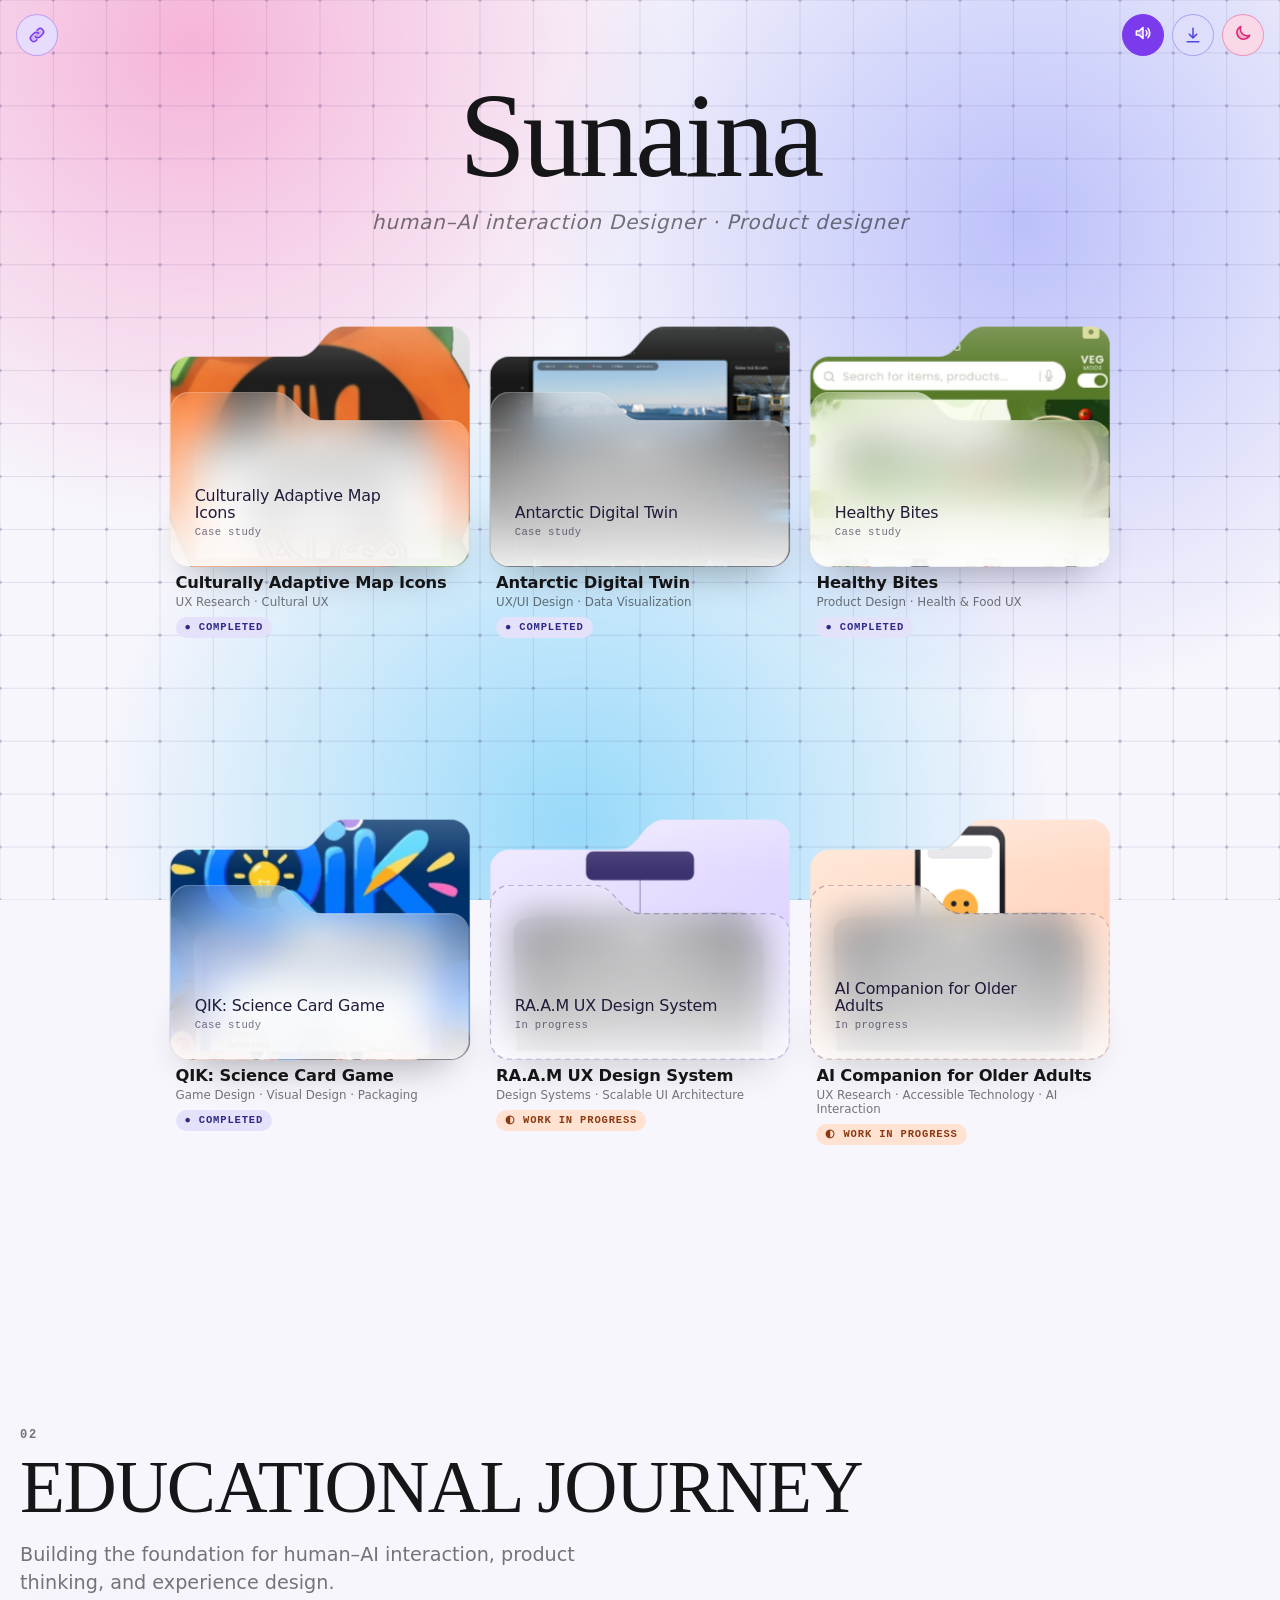
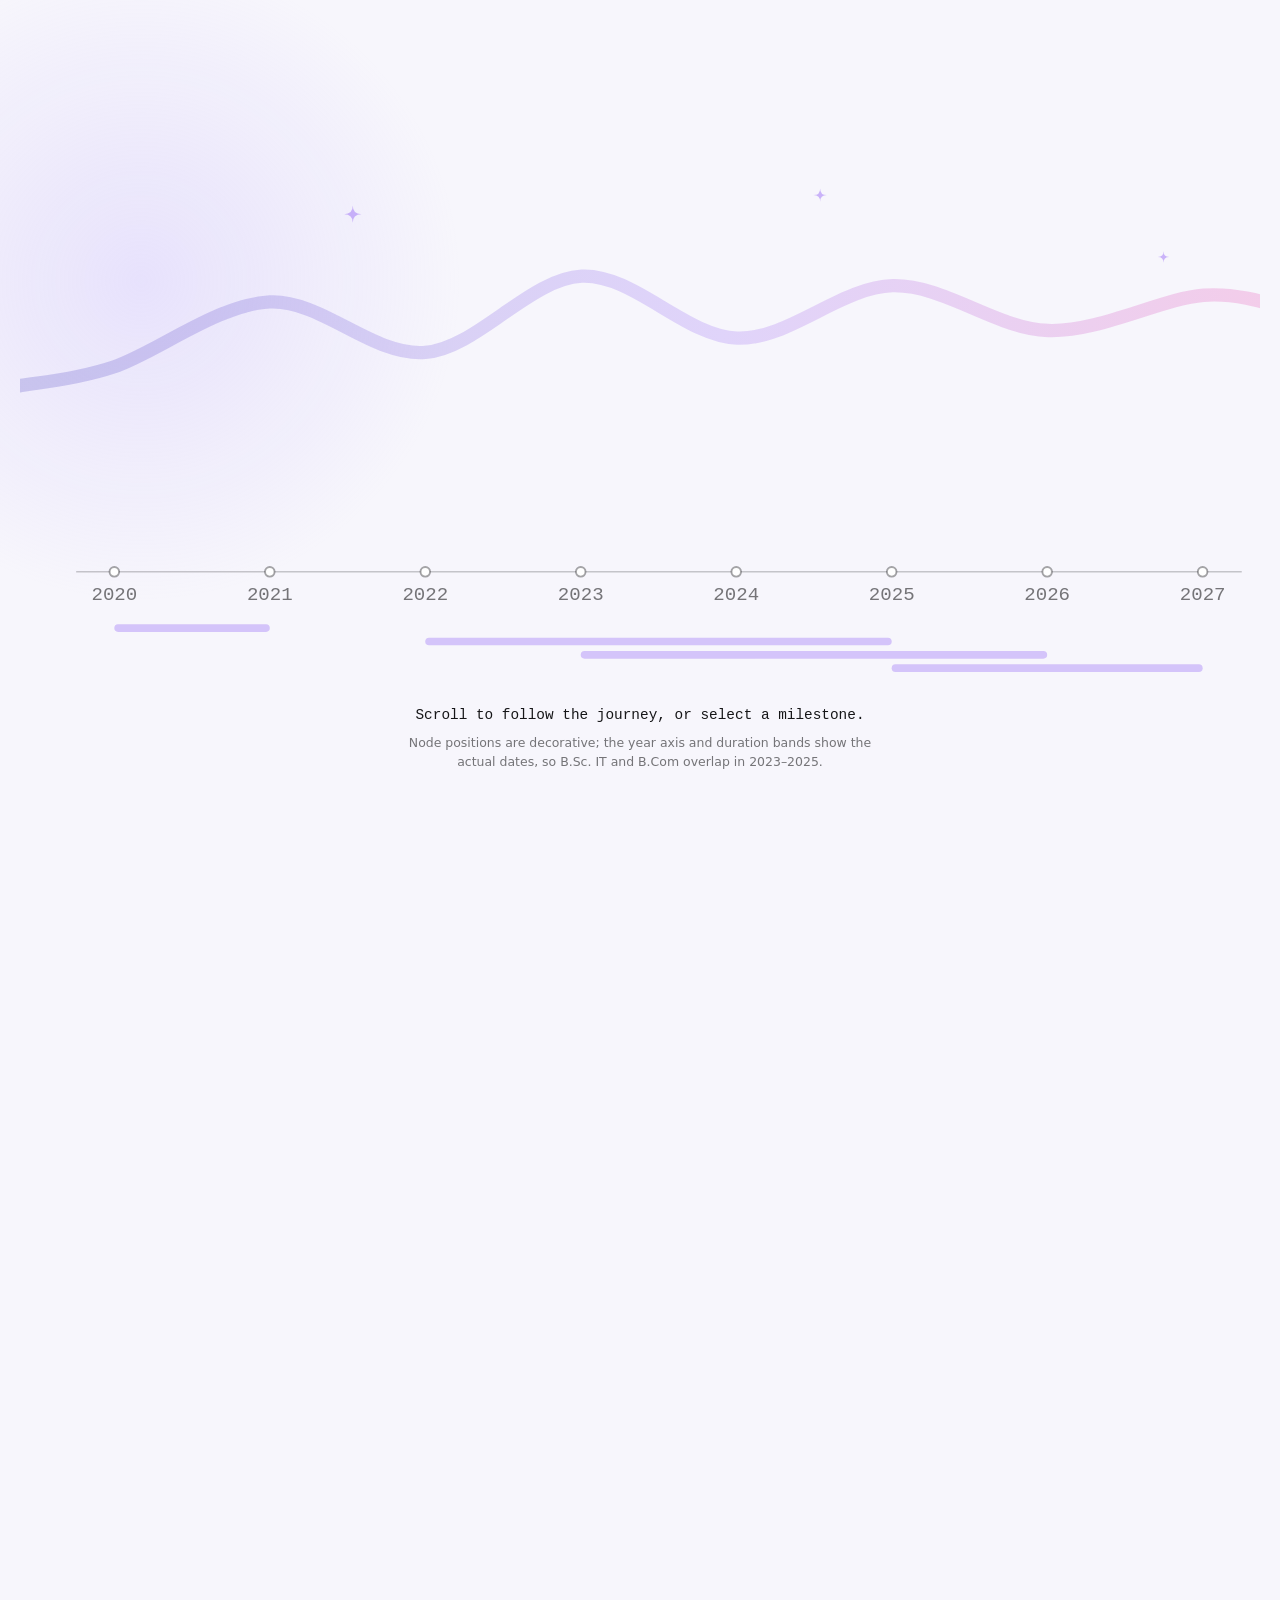
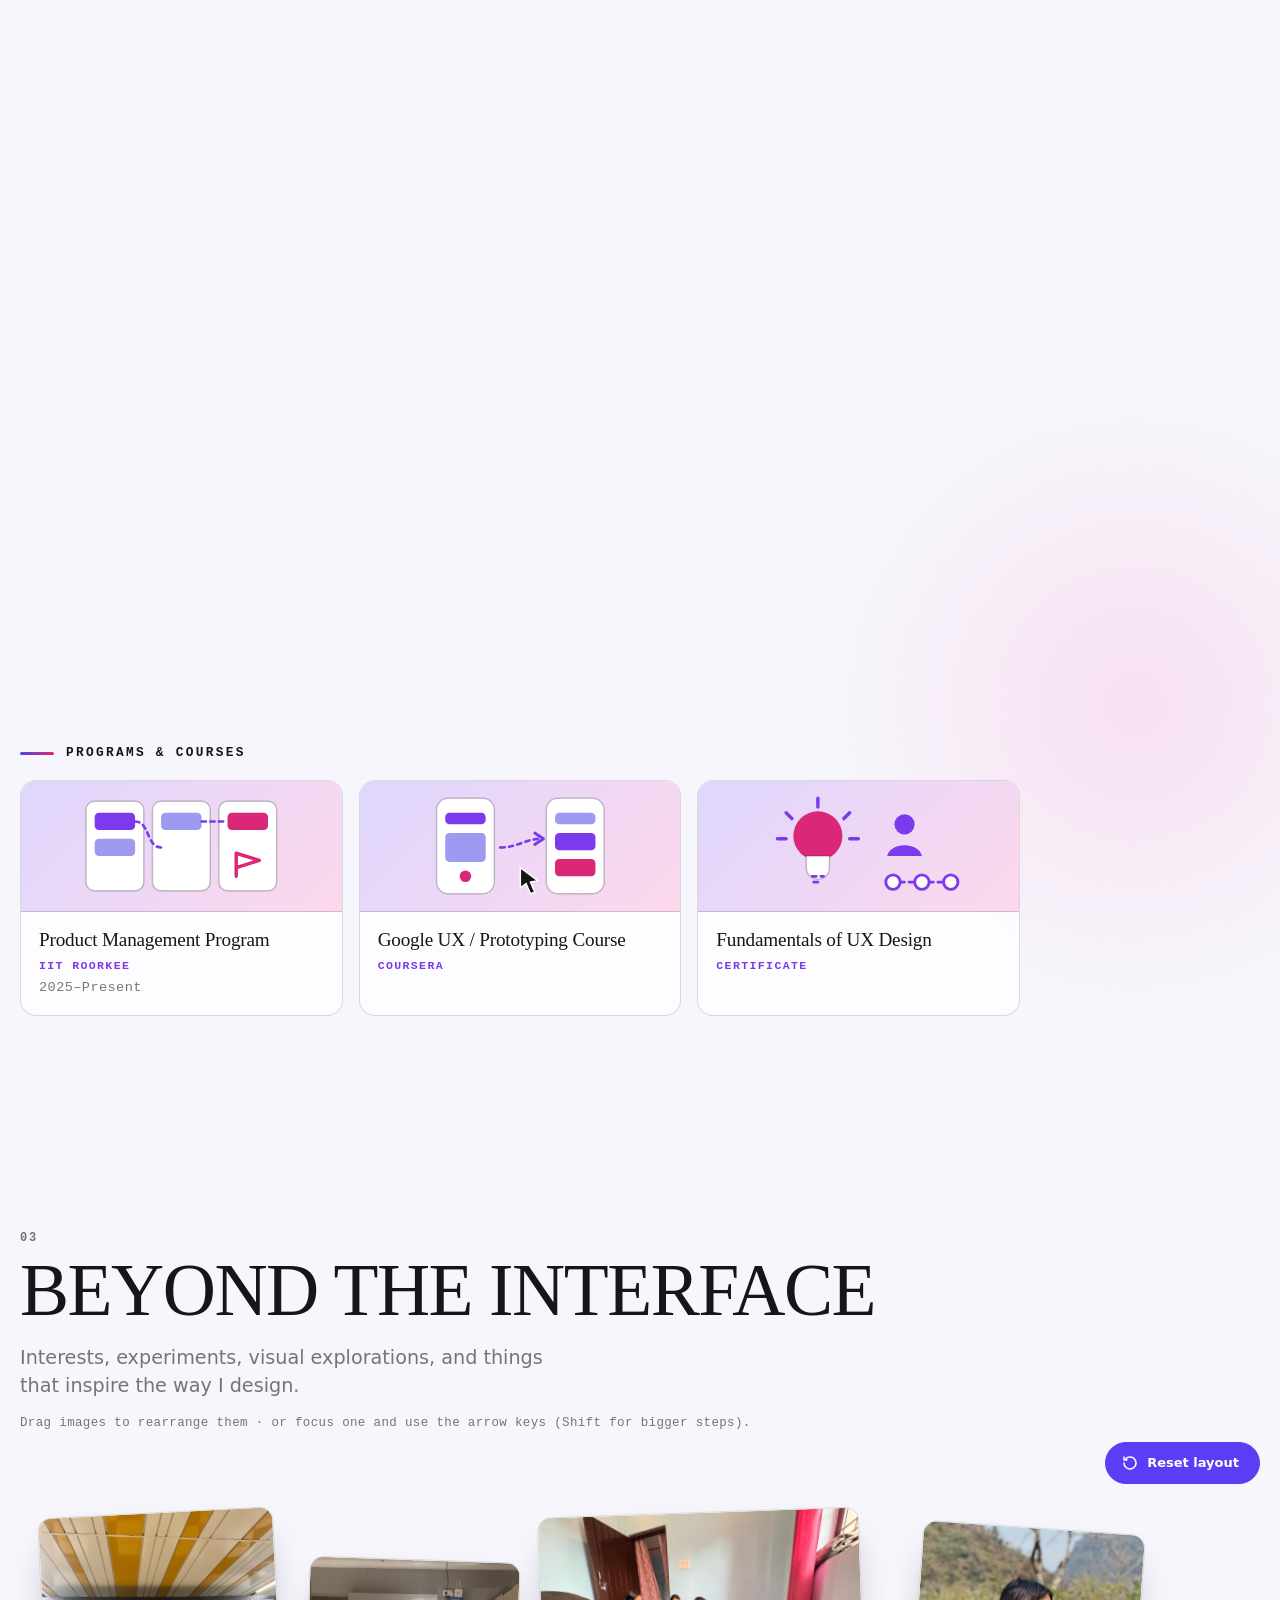
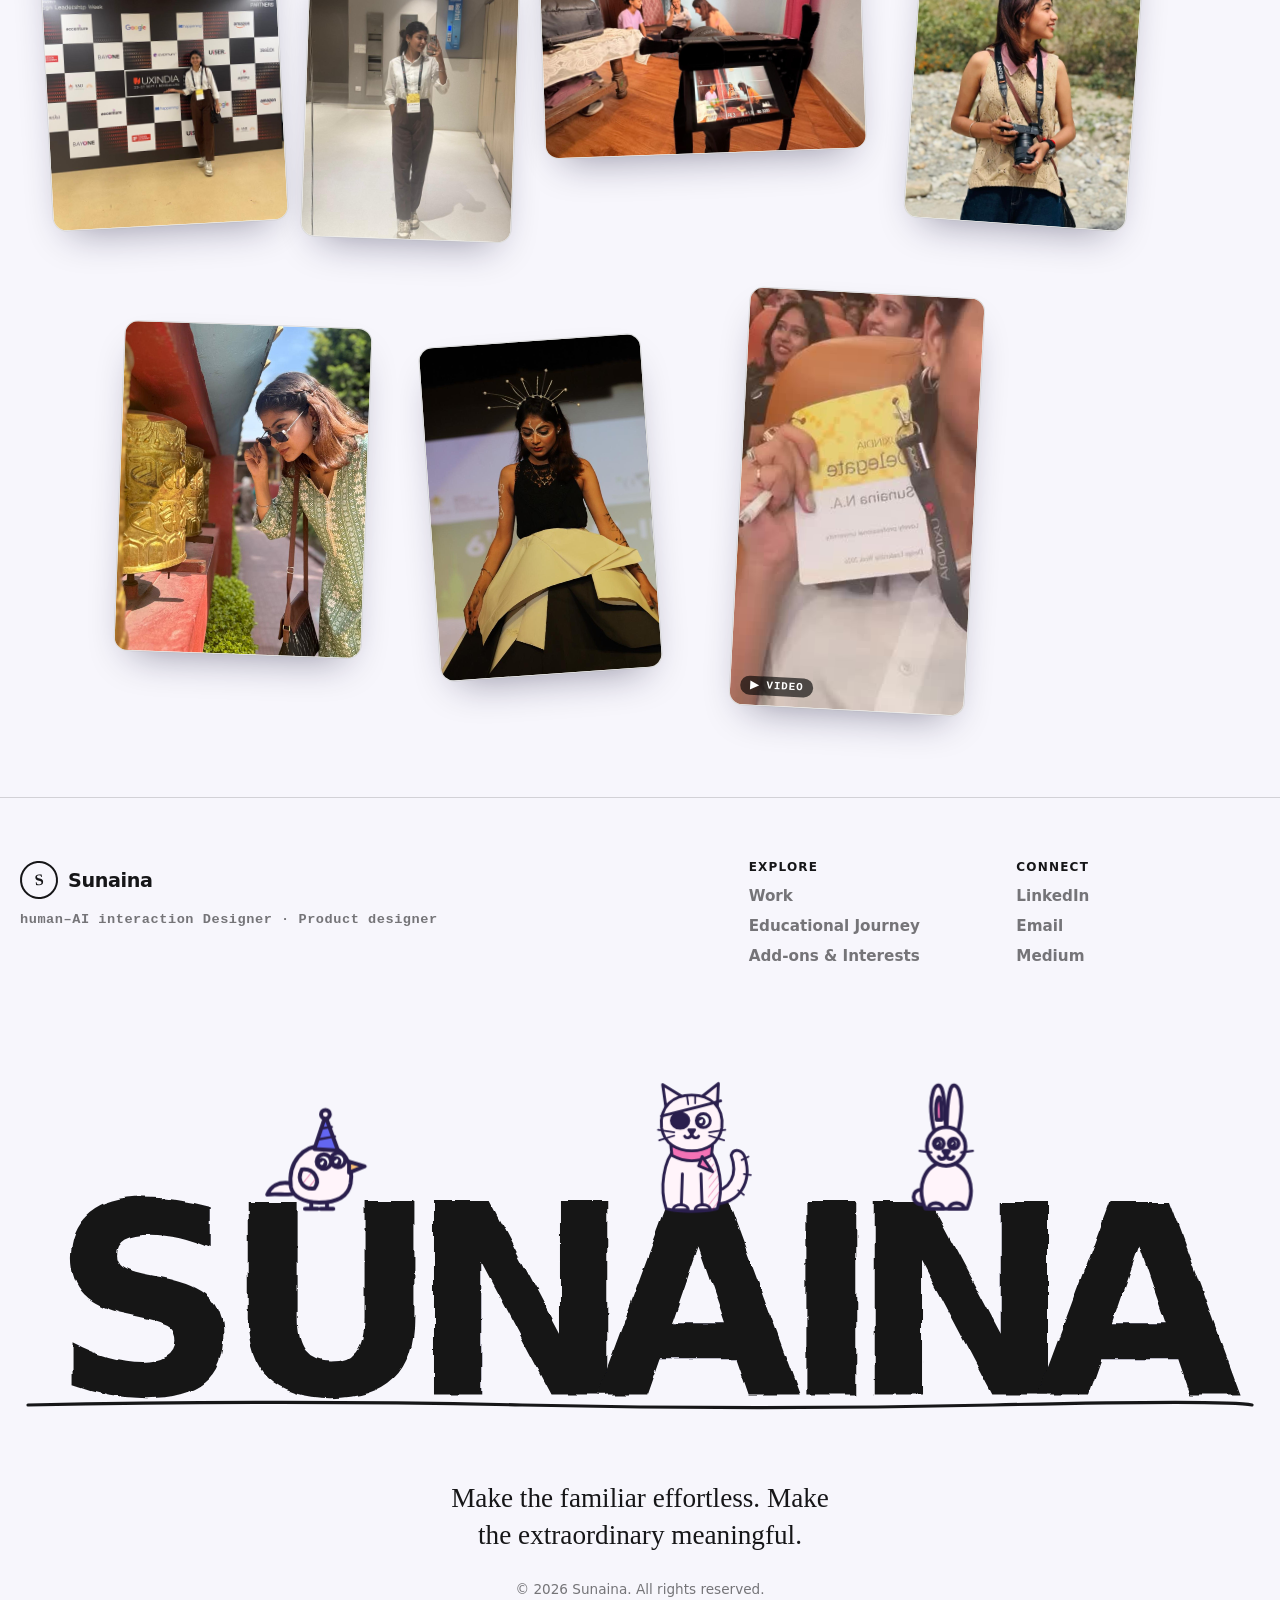
<file: index.html>
<!doctype html>
<html lang="en">
<head>
<meta charset="utf-8">
<meta name="viewport" content="width=device-width, initial-scale=1">
<title>Sunaina — human–AI interaction Designer · Product designer</title>
<script>try{var t=localStorage.getItem("sunaina-theme");if(!t)t=matchMedia("(prefers-color-scheme: dark)").matches?"dark":"light";document.documentElement.dataset.theme=t}catch(e){document.documentElement.dataset.theme="light"}</script>
<style>
:root{--bg:#ecebe7;--ink:#161618;--soft:rgba(22,22,24,.58);--ease:cubic-bezier(.2,.8,.2,1);--spring:cubic-bezier(.34,1.36,.5,1)}
*{box-sizing:border-box}
html,body{margin:0;overflow-x:hidden}
body{min-height:100vh;color:var(--ink);background:radial-gradient(90% 60% at 50% 0%,#fbfaf7 0%,var(--bg) 60%,#dedcd6 100%);font-family:ui-sans-serif,system-ui,-apple-system,"Segoe UI",Roboto,Helvetica,Arial,sans-serif;-webkit-font-smoothing:antialiased}
header{text-align:center;padding:clamp(40px,8vh,88px) 20px 0}
h1{margin:0;font:400 clamp(3.4rem,10vw,7.5rem)/1 "Iowan Old Style","Palatino Linotype",Georgia,serif;letter-spacing:-.03em}
.role{margin:.9rem 0 0;font-style:italic;font-size:clamp(1rem,2vw,1.3rem);color:var(--soft);letter-spacing:.02em}
:focus-visible{outline:3px solid #2f6bff;outline-offset:3px}
main{display:flex;flex-wrap:wrap;justify-content:center;gap:12px clamp(8px,1.6vw,28px);max-width:1100px;margin:0 auto;padding:clamp(20px,5vh,56px) 16px 72px}
.card{width:var(--fw);flex:none}
.card .stagewrap{position:relative}
.cap{padding:6px 6px 0;text-align:left;min-height:150px}
.cap h2{margin:0;font-size:1.02rem;font-weight:600;letter-spacing:-.01em}
.cap .cat{margin:3px 0 0;font-size:.74rem;color:var(--soft)}
.status{display:inline-block;margin-top:8px;padding:3px 9px;border-radius:99px;font:600 10.5px/1.4 ui-monospace,Menlo,monospace;letter-spacing:.08em;background:#dff3e6;color:#17613a}
.status.wip{background:#fbe9c9;color:#8a5200}
.desc{margin:8px 0 0;font-size:.8rem;line-height:1.45;color:var(--soft);opacity:0;transform:translateY(-4px);transition:opacity .35s var(--ease),transform .35s var(--ease)}
.cue{display:inline-block;margin-top:6px;font-size:.78rem;font-weight:600;opacity:0;transition:opacity .35s,transform .35s var(--ease)}
.card:hover .desc,.card:focus-within .desc{opacity:1;transform:none}
.card:hover .cue,.card:focus-within .cue{opacity:1;transform:translateX(4px)}
@media(hover:none){.desc,.cue{opacity:1;transform:none}.cap{min-height:0}}
@media(max-width:700px){.card{--fw:min(300px,86vw)!important}.cap{min-height:0}.desc,.cue{opacity:1;transform:none}}

/* ===== Glass folder (ported from the supplied template) ===== */
.gf-root{--gf-px:0;--gf-py:0;--gf-hinge:0deg;--gf-lift:42px;--gf-spread:0px;--gf-fan:0deg;--gf-stack:15px;--gf-ink:#141416;--gf-ink-soft:rgba(20,20,22,.55);--gf-ease:var(--ease);--gf-spring:var(--spring);position:relative;isolation:isolate;width:var(--fw);height:calc(326px*var(--k))}
.gf-root[data-tone=dark]{--gf-ink:#f5f5f7;--gf-ink-soft:rgba(245,245,247,.6)}
.gf-root:hover,.gf-root:focus-within{--gf-hinge:-11deg;--gf-lift:-34px;--gf-spread:8px;--gf-fan:1.4deg;--gf-stack:10px}
.gf-stage{position:absolute;left:0;top:0;width:340px;height:272px;transform-origin:0 0;transform:translateY(calc(54px*var(--k))) scale(var(--k))}
.gf-tilt{position:absolute;inset:0;transform:perspective(1400px) rotateX(calc(var(--gf-py)*-3deg)) rotateY(calc(var(--gf-px)*4deg));transition:transform .9s var(--gf-ease)}
.gf-shadow{position:absolute;left:18px;right:18px;bottom:-6px;height:60px;border-radius:40px;background:rgba(16,18,24,.34);filter:blur(22px);transform:translateX(calc(var(--gf-px)*-8px));transition:opacity .9s var(--gf-ease)}
.gf-root[data-tone=dark] .gf-shadow{background:rgba(0,0,0,.55)}
.gf-back{position:absolute;inset:0;overflow:hidden;clip-path:path('M0 56A22 22 0 0 1 22 34L146 34C170 34 172 0 198 0L318 0A22 22 0 0 1 340 22L340 250A22 22 0 0 1 318 272L22 272A22 22 0 0 1 0 250Z');background:#ddd;transition:translate 1s var(--gf-ease),opacity .9s var(--gf-ease)}
.gf-art{position:absolute;left:-12px;top:-12px;width:364px;height:296px;object-fit:cover;transform:translate(calc(var(--gf-px)*-7px),calc(var(--gf-py)*-6px)) scale(1.02);transition:transform 1.1s var(--gf-ease)}
.gf-back::after{content:"";position:absolute;inset:0;background:linear-gradient(180deg,rgba(255,255,255,.22),rgba(255,255,255,0) 22%)}
.gf-files{position:absolute;inset:0;z-index:5;pointer-events:none;clip-path:inset(-400px -400px 10px -400px)}
.gf-sheet{position:absolute;left:34px;top:96px;width:272px;height:184px;border-radius:16px;overflow:hidden;background:linear-gradient(180deg,#fff,#f2f2f0);box-shadow:inset 0 1px 0 #ffffffe6,0 0 0 .5px rgba(0,0,0,.1),0 10px 26px -8px rgba(10,12,20,.28);transform-origin:50% 100%;transform:translate(calc(var(--jx) + var(--slot)*var(--gf-spread)),calc(var(--gf-lift) + var(--depth)*var(--gf-stack)*-1)) rotate(calc(var(--jr) + var(--slot)*var(--gf-fan)));transition:transform .75s var(--gf-spring) calc(var(--depth)*40ms),translate .9s var(--gf-ease),opacity .9s var(--gf-ease)}
.gf-sheet img{position:absolute;inset:0;width:100%;height:100%;object-fit:cover;object-position:50% 20%}
.gf-sheet::after{content:"";position:absolute;inset:0;background:linear-gradient(180deg,rgba(0,0,0,.45),rgba(0,0,0,0) 38%);box-shadow:inset 0 0 0 1px rgba(255,255,255,.2)}
.gf-sheet span{position:absolute;left:14px;top:11px;z-index:1;font-size:12.5px;font-weight:560;color:#fff}
.gf-sheet.paper{background:linear-gradient(180deg,#2c2c30,#1c1c1f)}
.gf-sheet.paper::after{display:none}
.gf-sheet.paper i{position:absolute;left:14px;top:46px;height:5px;border-radius:3px;background:rgba(255,255,255,.12)}
.gf-front{position:absolute;left:0;top:74px;width:340px;height:198px;z-index:10;-webkit-backdrop-filter:blur(22px) saturate(1.5);backdrop-filter:blur(22px) saturate(1.5);clip-path:path('M0 22A22 22 0 0 1 22 0L118 0C144 0 146 32 172 32L318 32A22 22 0 0 1 340 54L340 176A22 22 0 0 1 318 198L22 198A22 22 0 0 1 0 176Z');transform-origin:50% 100%;transform:perspective(760px) rotateX(var(--gf-hinge));transition:transform .8s var(--gf-spring),translate 1s var(--gf-ease),opacity 1s var(--gf-ease)}
.gf-tint{position:absolute;inset:0;background:linear-gradient(180deg,rgba(255,255,255,.16),rgba(255,255,255,.5) 42%,rgba(252,252,252,.93))}
.gf-root[data-tone=dark] .gf-tint{background:linear-gradient(180deg,rgba(18,18,20,.18),rgba(14,14,16,.62) 46%,rgba(8,8,10,.94))}
.gf-spec{position:absolute;inset:0;background:radial-gradient(260px 200px at calc(50% + var(--gf-px)*46%) calc(30% + var(--gf-py)*40%),rgba(255,255,255,.5),transparent 70%);mix-blend-mode:soft-light;pointer-events:none}
.gf-rim{position:absolute;inset:0;width:340px;height:198px;pointer-events:none;fill:none;overflow:visible}
.gf-rim path{stroke:rgba(255,255,255,.8);stroke-width:2.4}
.gf-hit{all:unset;position:absolute;inset:0;z-index:1;cursor:pointer}
.gf-hit:focus-visible{outline:none}
.gf-front:has(.gf-hit:focus-visible) .gf-rim path{stroke:#2f6bff;stroke-width:6}
.gf-label{position:absolute;left:28px;bottom:32px;z-index:2;display:flex;flex-direction:column;gap:4px;max-width:230px;pointer-events:none;color:var(--gf-ink)}
.gf-title{font-size:18px;font-weight:500;line-height:1.15;letter-spacing:-.012em}
.gf-meta{font:12px ui-monospace,Menlo,monospace;letter-spacing:.03em;color:var(--gf-ink-soft)}
.gf-arrow{position:absolute;right:24px;bottom:26px;z-index:2;width:44px;height:44px;border-radius:14px;display:grid;place-items:center;background:#111;color:#fff;font-size:20px;opacity:.0;transform:translateX(-8px);transition:opacity .35s,transform .45s var(--gf-spring);pointer-events:none}
.gf-root[data-tone=dark] .gf-arrow{background:#fff;color:#111}
.gf-root:hover .gf-arrow,.gf-root:focus-within .gf-arrow{opacity:1;transform:none}
@media(hover:none){.gf-arrow{opacity:1;transform:none}}
/* entrance */
.gf-root:not([data-in]) .gf-back{translate:0 22px;opacity:0}
.gf-root:not([data-in]) .gf-sheet{translate:0 -120px;opacity:0}
.gf-root:not([data-in]) .gf-front{translate:0 46px;opacity:0}
.gf-root:not([data-in]) .gf-shadow,.gf-root:not([data-in]) .gf-arrow{opacity:0}
.gf-root[data-in] .gf-sheet{transition-delay:calc(var(--depth)*40ms),calc(.18s + var(--depth)*90ms),calc(.18s + var(--depth)*90ms)}
.gf-root[data-in] .gf-front{transition-delay:0s,.42s,.42s}
@media(prefers-reduced-motion:reduce){*,*::before,*::after{transition-duration:0s!important;transition-delay:0s!important;animation:none!important}.gf-tilt{transform:none}.gf-root:not([data-in]) *{translate:none!important}}

/* ===== theme + toolbar + cursor ===== */
:root{--bg:#ecebe7;--bg2:#fbfaf7;--bg3:#dedcd6;--text:#161618;--muted:rgba(22,22,24,.58);--surface:#fff;--border:rgba(0,0,0,.14);--accent:#2f6bff;--ink:var(--text);--soft:var(--muted)}
html[data-theme=dark]{--bg:#121214;--bg2:#1b1b1f;--bg3:#0b0b0d;--text:#f2f1ee;--muted:rgba(242,241,238,.64);--surface:#222227;--border:rgba(255,255,255,.18);--accent:#7aa2ff;color-scheme:dark}
body{background:radial-gradient(90% 60% at 50% 0%,var(--bg2) 0%,var(--bg) 60%,var(--bg3) 100%);color:var(--text);transition:background-color .25s,color .25s}
header{padding-top:max(76px,clamp(40px,8vh,88px))}
.bar{position:fixed;inset:0 0 auto 0;z-index:60;display:flex;justify-content:space-between;align-items:flex-start;padding:14px 16px;pointer-events:none}
.bar>*{pointer-events:auto}.right{display:flex;gap:8px}
.ib{all:unset;box-sizing:border-box;position:relative;width:42px;height:42px;display:grid;place-items:center;border-radius:50%;border:1px solid var(--border);background:color-mix(in srgb,var(--surface) 78%,transparent);backdrop-filter:blur(10px);color:var(--text);cursor:pointer;transition:transform .2s,background .2s,border-color .2s,color .2s}
.ib:hover{transform:translateY(-2px);border-color:var(--text)}
.ib[aria-pressed=true]{background:var(--text);color:var(--bg)}
.ib:focus-visible{outline:3px solid var(--accent);outline-offset:3px}
.ib[hidden],.bar [hidden]{display:none}
.ib::after{content:attr(data-tip);position:absolute;top:calc(100% + 8px);right:0;white-space:nowrap;padding:5px 9px;border-radius:8px;background:var(--text);color:var(--bg);font:500 12px/1.2 system-ui,sans-serif;opacity:0;transform:translateY(-3px);pointer-events:none;transition:opacity .18s,transform .18s}
.connect>.ib::after{right:auto;left:0}
.ib:hover::after,.ib:focus-visible::after{opacity:1;transform:none}
.connect{position:relative}
#toast{position:fixed;left:50%;bottom:24px;z-index:80;max-width:90vw;transform:translate(-50%,20px);padding:10px 16px;border-radius:12px;background:var(--text);color:var(--bg);font-size:13px;opacity:0;pointer-events:none;transition:opacity .2s,transform .2s}
#toast.show{opacity:1;transform:translate(-50%,0)}
.card{transition:transform .25s var(--ease)}.card:hover,.card:focus-within{transform:translateY(-4px)}
.cap .cat,.role,.desc,.cap h2{transition:color .25s}
html[data-theme=dark] .status{background:#173a27;color:#8fe0b2}
html[data-theme=dark] .status.wip{background:#4a3410;color:#ffcf7a}
html[data-theme=dark] .gf-root[data-tone=light]{--gf-ink:#f5f5f7;--gf-ink-soft:rgba(245,245,247,.62)}
html[data-theme=dark] .gf-root[data-tone=light] .gf-tint{background:linear-gradient(180deg,rgba(18,18,20,.18),rgba(14,14,16,.62) 46%,rgba(8,8,10,.94))}
html[data-theme=dark] .gf-root[data-tone=light] .gf-arrow{background:#fff;color:#111}
html[data-theme=dark] .gf-rim path{stroke:rgba(255,255,255,.4)}
#cur{position:fixed;left:0;top:0;z-index:90;width:30px;height:30px;margin:-15px 0 0 -15px;border:1.5px solid var(--text);border-radius:50%;opacity:0;pointer-events:none;mix-blend-mode:normal;transition:opacity .2s,width .2s,height .2s,margin .2s,background .2s}
#cur.on{opacity:.55}#cur.hot{width:48px;height:48px;margin:-24px 0 0 -24px;background:color-mix(in srgb,var(--accent) 22%,transparent);border-color:var(--accent);opacity:.9}
@media(hover:none),(pointer:coarse){#cur{display:none}}
@media(max-width:700px){.ib{width:40px;height:40px}.right{gap:6px}}
@media(prefers-reduced-motion:reduce){#cur{display:none}.card:hover,.card:focus-within{transform:none}}

/* ===== contact dock ===== */
.connect::before{content:"";position:absolute;left:-6px;top:-6px;width:160px;height:150px;display:none}
.connect.open::before{display:block}
.dock .ib{position:absolute;left:0;top:0;visibility:hidden;opacity:0;transform:translate(0,0) scale(.4);transition:transform .3s cubic-bezier(.34,1.36,.5,1) calc(var(--n)*45ms),opacity .2s calc(var(--n)*45ms),visibility 0s .3s,background .2s,border-color .2s}
.connect.open .dock .ib{visibility:visible;opacity:1;transform:translate(calc(var(--x)*1px),calc(var(--y)*1px)) scale(1);transition:transform .3s cubic-bezier(.34,1.36,.5,1) calc(var(--n)*45ms),opacity .2s calc(var(--n)*45ms),visibility 0s 0s,background .2s,border-color .2s}
.connect.open .dock .ib:hover,.connect.open .dock .ib:focus-visible{transform:translate(calc(var(--x)*1px),calc(var(--y)*1px)) scale(1.1);transition-delay:0s}
.dock .ib.todo{opacity:.6}
.connect.open>.ib::after{opacity:0!important}
.dock .ib::after{right:auto;left:50%;top:calc(100% + 6px);transform:translate(-50%,-3px)}
.dock .ib:hover::after,.dock .ib:focus-visible::after{transform:translate(-50%,0)}
@media(max-width:600px){.dock .ib{width:36px;height:36px}.dock .ib svg{width:18px;height:18px}}
@media(prefers-reduced-motion:reduce){.dock .ib{transition:none!important}}
/* ===== folder colours follow project status (tone is set in JS from theme + status) ===== */
.gf-art{color:var(--fg,#fff)}
html[data-theme=light] .gf-root[data-status=in-progress]{--r1:#fbfaf6;--r2:#e6e0d3;--p1:#fbfaf6;--p2:#ebe5d8;--fg:#161618}
html[data-theme=light] .gf-root[data-status=in-progress] .gf-rim path{stroke:rgba(20,20,22,.22)}
html[data-theme=light] .gf-root[data-status=in-progress] .gf-shadow{background:rgba(16,18,24,.2)}
html[data-theme=light] .gf-root[data-status=completed] .gf-rim path{stroke:rgba(255,255,255,.35)}
.role{text-transform:uppercase;letter-spacing:.14em;font-size:clamp(.78rem,2.4vw,1.05rem);text-wrap:balance}

/* ===== atmosphere: grid-motion background (shared by every section) ===== */
:root{--page:#f7f6fc;--glow1:rgba(246,150,238,.62);--glow2:rgba(104,92,240,.58);--grid:rgba(70,56,110,.26);--sec-line:rgba(22,22,24,.16)}
html[data-theme=dark]{--page:#09090c;--glow1:rgba(236,72,190,.26);--glow2:rgba(84,70,255,.38);--grid:rgba(255,255,255,.1);--sec-line:rgba(255,255,255,.2)}
html{background:var(--page);scroll-padding-top:20px}
body{background:transparent!important;position:relative}
body::before,body::after{content:"";position:fixed;inset:0;z-index:-1;pointer-events:none}
body::before{background:radial-gradient(46% 36% at 28% 10%,var(--glow1),transparent 72%),radial-gradient(44% 40% at 98% 92%,var(--glow2),transparent 70%),radial-gradient(30% 24% at 96% 52%,color-mix(in srgb,var(--glow2) 55%,transparent),transparent 70%);animation:glow 22s ease-in-out infinite alternate}
body::after{background-image:linear-gradient(var(--grid) 1px,transparent 1px),linear-gradient(90deg,var(--grid) 1px,transparent 1px);background-size:58px 58px;background-position:center top;-webkit-mask-image:radial-gradient(ellipse 85% 70% at 50% 50%,#000 20%,transparent 80%);mask-image:radial-gradient(ellipse 85% 70% at 50% 50%,#000 20%,transparent 80%);opacity:.8}
@keyframes glow{to{transform:translate3d(-1.5%,1.5%,0) scale(1.04)}}
@media(prefers-reduced-motion:no-preference){html{scroll-behavior:smooth}}
@media(prefers-reduced-motion:reduce){body::before{animation:none}}
.sr{position:absolute;width:1px;height:1px;overflow:hidden;clip:rect(0 0 0 0);white-space:nowrap}
/* back to top */
#toTop{position:fixed;left:50%;bottom:18px;z-index:55;margin-left:-21px;opacity:0;visibility:hidden;transform:translateY(10px);transition:opacity .25s,transform .25s,visibility 0s .25s,border-color .2s}
#toTop.show{opacity:1;visibility:visible;transform:none;transition-delay:0s}
#toTop:hover{transform:translateY(-3px)}
#toTop::after{top:auto;bottom:calc(100% + 8px);right:auto;left:50%;transform:translate(-50%,3px)}
#toTop:hover::after,#toTop:focus-visible::after{transform:translate(-50%,0)}
/* sections */
.sec{position:relative;padding:clamp(72px,12vh,140px) 20px}
.sec-in{max-width:1240px;margin:0 auto}
.eyebrow{margin:0 0 10px;font:600 12px/1 ui-monospace,Menlo,monospace;letter-spacing:.14em;color:var(--muted)}
.sec-h{margin:0;font:400 clamp(2.2rem,6vw,4.6rem)/1 "Iowan Old Style","Palatino Linotype",Georgia,serif;letter-spacing:-.02em;color:var(--text)}
.sec-p{margin:16px 0 0;max-width:46ch;font-size:clamp(1rem,1.6vw,1.2rem);line-height:1.5;color:var(--muted)}
/* education */
.edu{display:grid;grid-template-columns:minmax(0,5fr) minmax(0,7fr);gap:clamp(28px,6vw,96px);align-items:start}
.edu-intro{position:sticky;top:90px}
.tl-wrap{position:relative;padding-left:34px}
.tl-rail{position:absolute;left:5px;top:6px;bottom:6px;width:1px;background:var(--sec-line)}
.tl-fill{position:absolute;inset:0;background:var(--accent);transform-origin:top;transform:scaleY(var(--p,0))}
.tl{list-style:none;margin:0;padding:0;display:grid;gap:clamp(34px,6vh,56px)}
.tl-item{position:relative}
.tl-dot{position:absolute;left:-34px;top:.55em;width:11px;height:11px;border-radius:50%;background:var(--accent);transform:scale(var(--d,0));transition:transform .5s cubic-bezier(.34,1.56,.5,1)}
.tl-item.in{--d:1}
.tl-item h3,.tl-item h4{margin:0;font:400 clamp(1.4rem,2.6vw,2.1rem)/1.1 "Iowan Old Style",Georgia,serif;letter-spacing:-.01em;color:var(--text)}
.tl-u{margin:8px 0 0;font-size:1.05rem;font-weight:500;color:var(--text)}
.tl-m{margin:4px 0 0;font:500 .85rem/1.4 ui-monospace,Menlo,monospace;letter-spacing:.03em;color:var(--muted)}
.js .tl-item{opacity:0;transform:translateY(26px);transition:opacity .7s var(--ease),transform .7s var(--ease)}
.js .tl-item.in{opacity:1;transform:none}
.courses{margin-top:clamp(48px,9vh,88px);padding-top:28px;border-top:1px solid var(--sec-line)}
.crs-h{margin:0 0 24px;font:600 .8rem/1 ui-monospace,Menlo,monospace;letter-spacing:.16em;color:var(--muted)}
.crs{list-style:none;margin:0;padding:0;display:grid;grid-template-columns:repeat(auto-fit,minmax(220px,1fr));gap:16px}
.crs .tl-item{padding:20px;border:1px solid var(--border);border-radius:18px;background:color-mix(in srgb,var(--surface) 62%,transparent);backdrop-filter:blur(8px)}
.crs .tl-item h4{font-size:1.25rem}
/* floating gallery (independent of the timeline) */
.gallery{position:relative;height:clamp(620px,62vw,820px);margin-top:clamp(28px,5vh,56px)}
.g-item{all:unset;box-sizing:border-box;position:absolute;left:var(--x);top:var(--y);width:var(--w);aspect-ratio:var(--ar);z-index:var(--z);transform:rotate(var(--r));border-radius:14px;overflow:hidden;background:var(--surface);border:1px solid var(--border);box-shadow:0 18px 40px -18px rgba(20,16,50,.45);animation:drift var(--dur) ease-in-out var(--dl) infinite alternate;transition:transform .35s var(--ease),box-shadow .35s,border-color .3s}
button.g-item{cursor:pointer}
.g-item:hover,.g-item:focus-visible{transform:rotate(calc(var(--r)*.4)) translateY(-8px) scale(1.04);box-shadow:0 30px 56px -18px rgba(20,16,50,.55);border-color:var(--accent);z-index:30;animation-play-state:paused}
.g-item:focus-visible{outline:3px solid var(--accent);outline-offset:4px}
.g-item img{position:absolute;inset:0;width:100%;height:100%;object-fit:cover}
.g-ph{position:absolute;inset:0;display:grid;place-content:center;gap:6px;padding:12px;text-align:center;background:repeating-linear-gradient(135deg,transparent 0 10px,color-mix(in srgb,var(--text) 5%,transparent) 10px 11px),linear-gradient(145deg,color-mix(in srgb,var(--glow1) 70%,var(--surface)),color-mix(in srgb,var(--glow2) 60%,var(--surface)));color:var(--text);font:600 11px/1.4 ui-monospace,Menlo,monospace;letter-spacing:.06em}
.g-ph b{font-weight:600;opacity:.75}
@keyframes drift{from{translate:0 0}to{translate:0 -10px}}
@media(prefers-reduced-motion:reduce){.g-item{animation:none}}
@media(max-width:760px){
 .edu{grid-template-columns:1fr}.edu-intro{position:static}
 .gallery{height:auto;display:grid;grid-template-columns:1fr 1fr;gap:22px 16px;padding:8px 4px}
 .g-item{position:relative;left:auto;top:auto;width:100%;--r:calc(var(--r0)*.6)}
 .g-item:nth-child(even){margin-top:26px}
}
.lb{position:fixed;inset:0;z-index:100;display:grid;place-items:center;padding:56px 20px 20px;background:color-mix(in srgb,var(--bg3) 88%,transparent);backdrop-filter:blur(10px)}
.lb[hidden]{display:none}.lb figure{margin:0;max-width:min(92vw,1000px)}
.lb img{max-width:100%;max-height:78vh;border-radius:14px;display:block;margin:0 auto}
.lb figcaption{margin-top:12px;text-align:center;color:var(--muted);font-size:.9rem}
.lb-x{position:absolute;top:14px;right:14px}.lb-x::after{display:none}
.lb video{max-width:100%;max-height:78vh;border-radius:14px;display:block;margin:0 auto;background:#000}.lb img[hidden],.lb video[hidden]{display:none}.g-play{position:absolute;left:10px;bottom:10px;padding:4px 10px;border-radius:99px;background:rgba(0,0,0,.62);color:#fff;font:700 .68rem/1 ui-monospace,Menlo,monospace;letter-spacing:.08em;pointer-events:none}

/* ===== interactive aurora background (drifting lights + cursor glow) ===== */
body::before{display:none!important}
#aurora{position:fixed;inset:0;z-index:-1;pointer-events:none;overflow:hidden;--ai:.5}
html[data-theme=dark] #aurora{--ai:.55}
#aurora .al{position:absolute;width:75vmax;height:75vmax;margin:-37.5vmax 0 0 -37.5vmax;transition:transform 1.4s cubic-bezier(.2,.8,.2,1);transform:translate3d(calc(var(--mx,0)*var(--k)*1px),calc(var(--my,0)*var(--k)*1px),0)}
#aurora .al i{display:block;width:100%;height:100%;border-radius:50%;opacity:var(--ai);background:radial-gradient(closest-side,var(--c),transparent);animation:aurora var(--d) ease-in-out infinite;animation-delay:var(--dl)}
#aurora .a1{left:15%;top:5%;--k:-160;--c:#f472b6;--d:20s;--dl:0s}
#aurora .a2{left:80%;top:25%;--k:120;--c:#818cf8;--d:27s;--dl:-8s}
#aurora .a3{left:45%;top:92%;--k:-90;--c:#38bdf8;--d:34s;--dl:-16s}
html[data-theme=dark] #aurora .a1{--c:#d946ef}html[data-theme=dark] #aurora .a2{--c:#6366f1}html[data-theme=dark] #aurora .a3{--c:#0ea5e9}
#aurora .spot{position:absolute;left:0;top:0;width:44vmax;height:44vmax;margin:-22vmax 0 0 -22vmax;border-radius:50%;background:radial-gradient(closest-side,#c4b5fd,transparent);opacity:0;mix-blend-mode:multiply;transform:translate3d(var(--sx,50vw),var(--sy,40vh),0);transition:opacity .6s}
html[data-theme=dark] #aurora .spot{background:radial-gradient(closest-side,#8b5cf6,transparent);mix-blend-mode:screen}
#aurora.live .spot{opacity:.38}
html[data-theme=dark] #aurora.live .spot{opacity:.3}
@keyframes aurora{0%,100%{transform:translate3d(0,0,0) rotate(0) scale(1)}33%{transform:translate3d(8%,6%,0) rotate(12deg) scale(1.08)}66%{transform:translate3d(-6%,10%,0) rotate(-8deg) scale(.96)}}
@media(prefers-reduced-motion:reduce){#aurora .al i{animation:none}#aurora .al{transition:none}#aurora .spot{display:none}}
/* footer (adapted from Doodle Crew) */
.dcf{position:relative;overflow:hidden;color:var(--text);padding:clamp(40px,7vh,80px) 20px 90px;border-top:1px solid var(--sec-line);--fill:var(--surface);--ink:var(--text)}
.dcf-top{max-width:1240px;margin:0 auto;display:grid;grid-template-columns:minmax(0,1.3fr) minmax(0,1fr);gap:32px 64px}
.dcf-brand{display:flex;align-items:center;gap:10px;margin:0;font-weight:800;font-size:1.2rem;letter-spacing:-.02em}
.dcf-mark{display:grid;place-items:center;width:38px;height:38px;border:2px solid var(--ink);border-radius:50%;transform:rotate(-6deg);font:800 1rem/1 Georgia,serif}
.dcf-title{margin:14px 0 0;font:600 .78rem/1 ui-monospace,Menlo,monospace;letter-spacing:.14em;color:var(--muted)}
.dcf-tag{margin:14px 0 0;max-width:36ch;font:400 1.2rem/1.4 "Iowan Old Style",Georgia,serif;color:var(--text)}
.dcf-cols{display:grid;grid-template-columns:1fr 1fr;gap:24px}
.dcf-cols h3{margin:0 0 12px;font:800 .75rem/1 system-ui;letter-spacing:.1em;text-transform:uppercase}
.dcf-cols ul{list-style:none;margin:0;padding:0;display:grid;gap:8px}
.dcf-cols a,.dcf-cols button{all:unset;cursor:pointer;font-size:.95rem;font-weight:550;color:var(--muted);transition:color .2s}
.dcf-cols a:focus-visible,.dcf-cols button:focus-visible{outline:2px dashed var(--text);outline-offset:4px;border-radius:4px}
.dcf-cols button.todo{opacity:.6}
.dcf-stage{position:relative;max-width:1240px;margin:clamp(24px,5vh,56px) auto 0}
.dcf-stage svg{display:block;width:100%;height:auto;overflow:visible;user-select:none}
.dcf-stage text{fill:var(--ink)}
.dcf-art{fill:var(--fill);stroke:var(--ink);stroke-width:2.5;stroke-linecap:round;stroke-linejoin:round}
.dcf-art .n{fill:none}.dcf-art .k{fill:var(--ink)}.dcf-art .o{fill:#ff9f1c}.dcf-art .a{fill:var(--accent)}.dcf-art .thin{stroke-width:1.5}
.dcf-ground{fill:none;stroke:var(--ink);stroke-width:2.4;stroke-linecap:round}
.dcf-hit{fill:transparent;cursor:pointer;outline:none}.dcf-hit:focus-visible{stroke:var(--ink);stroke-width:2.5;stroke-dasharray:6 6}
.dcf-hop{transform-box:fill-box;transform-origin:50% 100%}.dcf-hop.go{animation:hop .6s cubic-bezier(.3,.7,.4,1)}
.dcf-peck{transform-box:fill-box;transform-origin:50% 100%;animation:peck 5.5s ease-in-out infinite}
@keyframes hop{30%{transform:translateY(-26%) scale(.95,1.08)}60%{transform:scale(1.08,.9)}}
@keyframes peck{0%,62%,100%{transform:none}66%{transform:rotate(14deg)}70%{transform:none}74%{transform:rotate(12deg)}78%{transform:none}}
.dcf-letter{transform-box:fill-box;transform-origin:50% 100%}
.js .dcf:not(.play) .dcf-letter,.js .dcf:not(.play) .dcf-bird{opacity:0}
.js .dcf:not(.play) .dcf-ground{stroke-dasharray:1;stroke-dashoffset:1}
.dcf.play .dcf-letter{animation:stamp .62s cubic-bezier(.2,.8,.25,1.15) var(--d) both}
.dcf.play .dcf-bird{animation:plop .8s cubic-bezier(.3,.9,.4,1) 1.2s both}
.dcf.play .dcf-ground{stroke-dasharray:1;animation:draw 1.1s cubic-bezier(.6,0,.3,1) both}
@keyframes stamp{0%{opacity:0;transform:translateY(-34%) scale(1.25)}55%{opacity:1;transform:translateY(2%) scale(.95,1.05)}100%{opacity:1;transform:none}}
@keyframes plop{0%{opacity:0;transform:translateY(-70px)}60%{opacity:1;transform:translateY(0)}100%{opacity:1;transform:none}}
@keyframes draw{to{stroke-dashoffset:0}}
@media(prefers-reduced-motion:reduce){.dcf *{animation:none!important}.js .dcf .dcf-letter,.js .dcf .dcf-bird{opacity:1!important}.js .dcf .dcf-ground{stroke-dashoffset:0!important}}
.dcf-bubble{position:absolute;left:50%;top:-6px;transform:translateX(-50%);padding:7px 12px;border:2px solid var(--ink);border-radius:16px;background:var(--fill);font-size:13px;font-weight:700;white-space:nowrap;box-shadow:3px 3px 0 var(--ink)}
.dcf-bubble[hidden]{display:none}
.dcf-copy{max-width:1240px;margin:24px auto 0;font-size:.85rem;color:var(--muted)}
@media(max-width:760px){.dcf-top{grid-template-columns:1fr}.dcf{padding-bottom:96px}}

/* ===== folder palette (status + accent, per theme; colours transition) ===== */
@property --t1{syntax:'<color>';inherits:true;initial-value:rgba(0,0,0,0)}
@property --t2{syntax:'<color>';inherits:true;initial-value:rgba(0,0,0,0)}
@property --t3{syntax:'<color>';inherits:true;initial-value:rgba(0,0,0,0)}
.gf-root{transition:--t1 .45s,--t2 .45s,--t3 .45s}
html .gf-root .gf-tint{transition:filter .35s}
.gf-root:hover .gf-tint,.gf-root:focus-within .gf-tint{filter:none}
html[data-theme=light] .gf-root[data-accent=plum]{--t1:rgba(112,58,142,.5);--t2:rgba(66,28,92,.9);--t3:rgba(42,16,62,.97)}
html[data-theme=light] .gf-root[data-accent=midnight]{--t1:rgba(48,76,140,.5);--t2:rgba(26,44,98,.9);--t3:rgba(14,26,68,.97)}
html[data-theme=light] .gf-root[data-accent=indigo]{--t1:rgba(96,84,210,.5);--t2:rgba(60,48,166,.9);--t3:rgba(38,30,124,.97)}
html[data-theme=light] .gf-root[data-accent=lavender]{--t1:rgba(236,228,255,.4);--t2:rgba(224,214,252,.88);--t3:rgba(242,238,255,.96)}
html[data-theme=light] .gf-root[data-accent=peach]{--t1:rgba(255,230,212,.4);--t2:rgba(255,216,194,.88);--t3:rgba(255,238,227,.96)}
html[data-theme=dark] .gf-root[data-accent=plum]{--t1:rgba(160,72,206,.5);--t2:rgba(100,32,146,.9);--t3:rgba(54,12,90,.97)}
html[data-theme=dark] .gf-root[data-accent=midnight]{--t1:rgba(56,120,236,.46);--t2:rgba(30,66,164,.9);--t3:rgba(14,30,104,.97)}
html[data-theme=dark] .gf-root[data-accent=indigo]{--t1:rgba(120,100,255,.5);--t2:rgba(72,54,224,.9);--t3:rgba(40,28,152,.97)}
html[data-theme=dark] .gf-root[data-accent=lavender]{--t1:rgba(132,100,230,.42);--t2:rgba(80,52,176,.9);--t3:rgba(42,26,112,.97)}
html[data-theme=dark] .gf-root[data-accent=peach]{--t1:rgba(228,118,94,.44);--t2:rgba(164,66,62,.9);--t3:rgba(98,32,42,.97)}
html[data-theme=light] .gf-root[data-accent=lavender]{--r1:#f1ecff;--r2:#d8cbff;--fg:#2a2060}
html[data-theme=light] .gf-root[data-accent=peach]{--p1:#ffeadb;--p2:#ffcdb5}
html .gf-root[data-status=completed] .gf-rim path{stroke:rgba(255,255,255,.34);stroke-width:2.4}
html .gf-root[data-status=in-progress] .gf-rim path{stroke:rgba(255,255,255,.55);stroke-dasharray:6 5}
html[data-theme=light] .gf-root[data-status=in-progress] .gf-rim path{stroke:rgba(60,40,110,.38)}
.gf-root[data-tone=light] .gf-label{--gf-ink:#241a3a;--gf-ink-soft:rgba(36,26,58,.62)}
/* badges follow the palette */
.status{background:#e4e1fb;color:#2f2a86}.status.wip{background:#ffe2d2;color:#8a3a12}
html[data-theme=dark] .status{background:#2b2766;color:#cfcbff}html[data-theme=dark] .status.wip{background:#4d2b20;color:#ffcaa8}
.status.wip::before{content:"◐ "}.status:not(.wip)::before{content:"● "}
/* ===== cursor ===== */
:root{--cur:#5b3df5;--cur-a:#d63384;--cur-b:#7c3aed;--cur-c:#4f46e5}
html[data-theme=dark]{--cur:#c4b5fd;--cur-a:#f472b6;--cur-b:#a78bfa;--cur-c:#93a5ff}
#cur{width:0;height:0;margin:0;border:0;background:none;opacity:0;transition:opacity .2s}
#cur.on{opacity:1}
#cur::before{content:"";position:absolute;left:0;top:0;width:34px;height:34px;border:1.5px solid var(--cc,var(--cur));border-radius:50%;background:color-mix(in srgb,var(--cc,var(--cur)) 10%,transparent);transform:translate(-50%,-50%) scale(var(--cs,1));transition:transform .45s cubic-bezier(.34,1.56,.5,1),border-color .25s,background .25s}
#cur.down::before{transform:translate(-50%,-50%) scale(calc(var(--cs,1)*.78))}
#cur::after{content:attr(data-label);position:absolute;left:0;top:0;transform:translate(-50%,-50%);font:700 9px/1 ui-monospace,Menlo,monospace;letter-spacing:.08em;color:var(--cc,var(--cur))}
#curDot{position:fixed;left:0;top:0;width:6px;height:6px;margin:-3px 0 0 -3px;border-radius:50%;background:var(--cc,var(--cur));z-index:91;pointer-events:none;opacity:0;transition:opacity .2s,background .25s}
#curDot.on{opacity:1}
@media(hover:none),(pointer:coarse){#curDot{display:none}}@media(prefers-reduced-motion:reduce){#curDot{display:none}}
/* ===== connect: filled states ===== */
.connect>.ib,.dock .ib{--fill:#7c3aed}
.dock .ib[data-k=linkedin]{--fill:#4f46e5}.dock .ib[data-k=email]{--fill:#db2777}.dock .ib[data-k=phone]{--fill:#7c3aed}.dock .ib[data-k=medium]{--fill:#2563eb}
.ib svg{transition:fill-opacity .25s,stroke-width .25s}
.connect>.ib:hover,.connect>.ib:focus-visible,.connect>.ib[aria-expanded=true],.dock .ib:hover,.dock .ib:focus-visible,.dock .ib:active{background:var(--fill);border-color:var(--fill);color:#fff}
.connect>.ib:hover svg,.connect>.ib:focus-visible svg,.connect>.ib[aria-expanded=true] svg,.dock .ib:hover svg,.dock .ib:focus-visible svg{fill:currentColor;fill-opacity:.28;stroke-width:2.2}
/* ===== title ===== */
.role{text-transform:none;letter-spacing:.04em;font-size:clamp(.92rem,2.6vw,1.25rem)}
.role .hl{transition:color .25s}.role:hover .hl{color:var(--accent)}
.dcf-title{letter-spacing:.04em;font-size:.85rem}
/* ===== timeline pipeline ===== */
:root{--g1:#6366f1;--g2:#ec4899}html[data-theme=dark]{--g1:#a5b4fc;--g2:#f9a8d4}
.tl-rail{width:2px;left:5px;border-radius:2px;background:color-mix(in srgb,var(--text) 14%,transparent)}
.tl-fill{background:linear-gradient(180deg,#6366f1,#a855f7 55%,#ec4899);transform:none;clip-path:inset(0 0 calc((1 - var(--p,0))*100%) 0);border-radius:2px}
.tl-dot{left:-35px;width:14px;height:14px;box-sizing:border-box;border:2px solid color-mix(in srgb,var(--text) 28%,transparent);background:var(--page);transform:none;transition:transform .4s cubic-bezier(.34,1.56,.5,1),background .4s,border-color .4s,box-shadow .4s}
.tl-item.in .tl-dot{background:linear-gradient(135deg,#6366f1,#ec4899);border-color:transparent;box-shadow:0 0 0 4px color-mix(in srgb,#8b5cf6 22%,transparent)}
.tl-item.active .tl-dot{transform:scale(1.4)}
.tl-item h3,.tl-item h4{transition:color .3s;width:fit-content}
.tl-item.active h3,.tl-item.active h4{background:linear-gradient(90deg,var(--g1),var(--g2));-webkit-background-clip:text;background-clip:text;color:transparent}
.tl-item.active .tl-m{color:var(--text)}
.js .tl-item.in:hover,.js .tl-item.in:focus-visible{transform:translateX(8px)}
.tl-item:focus-visible{outline:2px solid var(--g1);outline-offset:8px;border-radius:6px}
.tl-item.pulse .tl-dot{animation:tlp .6s ease-out}
@keyframes tlp{50%{box-shadow:0 0 0 12px color-mix(in srgb,#ec4899 25%,transparent)}}
.crs .tl-item{transition:border-color .3s,opacity .7s var(--ease),transform .7s var(--ease),background .3s}
.crs .tl-item:hover,.crs .tl-item.active{border-color:var(--g1)}
.crs .tl-dot{display:none}
@media(prefers-reduced-motion:reduce){.tl-item.pulse .tl-dot{animation:none}.js .tl-item.in:hover{transform:none}}
/* ===== gallery drag ===== */
.g-hint{margin:14px 0 0;font:500 .78rem/1.4 ui-monospace,Menlo,monospace;letter-spacing:.03em;color:var(--muted)}
.g-item{left:calc(var(--x) + var(--dx,0px));top:calc(var(--y) + var(--dy,0px));touch-action:none;user-select:none;-webkit-user-select:none;cursor:grab}
.g-item.dragging{cursor:grabbing;transform:rotate(calc(var(--r)*.3)) scale(1.07);box-shadow:0 38px 64px -18px rgba(20,16,50,.6);animation-play-state:paused;border-color:var(--accent);transition:box-shadow .2s,transform .2s}
.g-item.rs{transition:left .55s var(--ease),top .55s var(--ease),transform .35s var(--ease)}
.g-item img{pointer-events:none;-webkit-user-drag:none}
#gReset{position:absolute;right:0;top:-54px}
.gallery{margin-top:clamp(48px,7vh,72px)}
@media(max-width:760px){.g-item{left:var(--dx,0px);top:var(--dy,0px)}#gReset{top:-50px}}
/* ===== footer: highlight (no underline) ===== */
.dcf{--hl:#e2d9ff}html[data-theme=dark] .dcf{--hl:rgba(139,108,255,.34)}
.dcf-cols a,.dcf-cols button{display:inline-block;padding:2px 8px;margin:0 -8px;border-radius:6px;background:linear-gradient(var(--hl),var(--hl)) no-repeat 0 50%/0% 100%;transition:background-size .35s var(--ease),color .2s;text-decoration:none}
.dcf-cols a:hover,.dcf-cols a:focus-visible,.dcf-cols button:hover,.dcf-cols button:focus-visible{background-size:100% 100%;color:var(--text);text-decoration:none}
.dcf-cols a:focus-visible,.dcf-cols button:focus-visible{outline:2px solid var(--g1);outline-offset:2px}
@media(prefers-reduced-motion:reduce){.dcf-cols a,.dcf-cols button{transition:none}}
/* ===== footer animals ===== */
.js .dcf:not(.play) .dcf-ent{opacity:0}
.dcf.play .dcf-ent{animation:plop .8s cubic-bezier(.3,.9,.4,1) var(--d) both}
.dcf-ent{transform-box:fill-box;transform-origin:50% 100%}
.dcf-art .eye circle:first-child{fill:var(--fill)}.dcf-art .gl{fill:var(--fill);stroke:none}
.dcf-agent .dcf-hit{fill:transparent;stroke:none}
.dcf-art.dcf-bob{animation:bob 3.2s ease-in-out infinite}
.dcf-art.dcf-sway{transform-box:fill-box;transform-origin:50% 100%;animation:swing 4s ease-in-out infinite}
.dcf-tail{transform-box:fill-box;transform-origin:0 100%;animation:tail 2.8s ease-in-out infinite}
@keyframes bob{50%{transform:translateY(-4px)}}@keyframes swing{0%,100%{transform:rotate(-2deg)}50%{transform:rotate(2.5deg)}}@keyframes tail{50%{transform:rotate(-12deg)}}
.dcf-bubble{transform:translate(-50%,-100%);top:0;z-index:3}
@media(prefers-reduced-motion:reduce){.js .dcf .dcf-ent{opacity:1!important}}

/* ===== unified design tokens (final) ===== */
:root{--pink:#db2777;--violet:#7c3aed;--indigo:#4f46e5;--blue:#2563eb;--blush:#f9a8d4;--lav:#c4b5fd;--on-fill:#fff;--primary:#5b3df5;--on-primary:#fff;--accent:var(--violet);
 --cur:var(--indigo);--cur-a:var(--pink);--cur-b:var(--violet);--cur-c:var(--blue);--g1:var(--indigo);--g2:var(--pink);
 --cl-pink:#f4a6e0;--cl-lav:#cdb8ff;--cl-vio:#a58bff;--cl-blue:#8aa4ff;--cloud-o:.9;
 --road-fill:#2b2850;--road-edge:#b9b0ee;--road-dash:#f4f2ff;
 --pet-fill:#fff4fa;--pet-ink:#2a1f4d;--pet-eye:#fff;--pet-pupil:#2a1f4d;--pet-hatch:rgba(219,39,119,.5);--pet-a:#f472b6;--pet-b:#6366f1;--pet-o:#fbbf77}
html[data-theme=dark]{--pink:#f472b6;--violet:#a78bfa;--indigo:#818cf8;--blue:#60a5fa;--on-fill:#14112a;--primary:#a78bfa;--on-primary:#14112a;--accent:var(--violet);
 --cl-pink:#e0509f;--cl-lav:#8f6ee6;--cl-vio:#6f55e8;--cl-blue:#4a63e0;--cloud-o:.78;
 --road-fill:#15132b;--road-edge:#4a40a8;--road-dash:#d7d2fb;
 --pet-fill:#2b2547;--pet-ink:#e9e4ff;--pet-eye:#f5f1ff;--pet-pupil:#120f24;--pet-hatch:rgba(167,139,250,.65);--pet-a:#f472b6;--pet-b:#8aa0ff;--pet-o:#f6b26b}
/* ===== buttons: one filled system (soft-filled base, solid on hover/active) ===== */
.ib{--fill:var(--violet);background:color-mix(in srgb,var(--fill) 18%,var(--surface));border:1px solid color-mix(in srgb,var(--fill) 38%,transparent);color:var(--fill)}
#connectBtn{--fill:var(--violet)}#sound{--fill:var(--violet)}#resume{--fill:var(--indigo)}#theme{--fill:var(--pink)}#toTop{--fill:var(--indigo)}
.dock .ib[data-k=linkedin]{--fill:var(--indigo)}.dock .ib[data-k=email]{--fill:var(--pink)}.dock .ib[data-k=phone]{--fill:var(--violet)}.dock .ib[data-k=medium]{--fill:var(--blue)}
.ib svg{fill:currentColor;fill-opacity:.22}
.ib:hover,.ib:focus-visible,.ib:active,.connect>.ib[aria-expanded=true],#sound[aria-pressed=true]{background:var(--fill);border-color:var(--fill);color:var(--on-fill)}
.ib:hover svg,.ib:focus-visible svg,#sound[aria-pressed=true] svg{fill-opacity:.32}
.right .ib,.connect>.ib{width:42px;height:42px;border-radius:50%}
#gReset{width:auto;height:42px;padding:0 20px 0 15px;border-radius:99px;display:inline-flex;align-items:center;gap:8px;background:var(--primary);border-color:var(--primary);color:var(--on-primary);font:600 13px/1 system-ui,sans-serif}
#gReset svg{fill:none}#gReset:hover,#gReset:focus-visible{background:color-mix(in srgb,var(--primary) 86%,var(--text));border-color:transparent;color:var(--on-primary);transform:translateY(-2px)}
#gReset::after{display:none}
.lb-x{--fill:var(--pink)}
/* ===== Sunaina cloud hover ===== */
.nm{display:inline}
.nm-l{display:inline-block;position:relative;z-index:0}
.nm-l:nth-child(4n+1){--c1:var(--cl-pink);--c2:var(--cl-lav)}.nm-l:nth-child(4n+2){--c1:var(--cl-lav);--c2:var(--cl-vio)}.nm-l:nth-child(4n+3){--c1:var(--cl-vio);--c2:var(--cl-blue)}.nm-l:nth-child(4n+4){--c1:var(--cl-blue);--c2:var(--cl-pink)}
.nm-l::before{content:"";position:absolute;left:var(--cx,50%);top:var(--cy,50%);width:1.5em;height:1.5em;margin:-.75em 0 0 -.75em;border-radius:50%;background:radial-gradient(closest-side,var(--c1),var(--c2) 62%,transparent);filter:blur(9px);opacity:0;transform:scale(.55);z-index:-1;pointer-events:none;transition:opacity .55s ease,transform .6s cubic-bezier(.2,.8,.2,1)}
.nm-l.on::before{opacity:var(--cloud-o);transform:scale(1)}
@media(prefers-reduced-motion:reduce){.nm-l::before{transition:none}}
.dcf-cloud{opacity:0;transition:opacity .55s ease;pointer-events:none}.dcf-cloud.on{opacity:var(--cloud-o)}
@media(prefers-reduced-motion:reduce){.dcf-cloud{transition:none}}
/* ===== education: winding road ===== */
.edu{display:block}.edu-intro{position:static;margin-bottom:clamp(36px,6vh,64px)}
.road-wrap{position:relative}
.road{pointer-events:none}.road svg{display:block;width:100%;height:100%;overflow:visible}
.road-h{aspect-ratio:1300/560}.road-v{display:none;height:800px;width:150px}
.rd-ghost{opacity:.4}
.rd-g-e{stroke:var(--road-edge)}.rd-f{stroke:var(--road-fill)}.rd-d{stroke:var(--road-dash)}.rd-ghost .rd-d{opacity:.55}
.rn{pointer-events:auto;cursor:pointer}
.rn-dot{fill:var(--surface);stroke:var(--road-edge);stroke-width:3;transition:fill .4s,stroke .4s,transform .35s cubic-bezier(.34,1.56,.5,1);transform-box:fill-box;transform-origin:center}
.rn-halo{fill:color-mix(in srgb,var(--violet) 25%,transparent);opacity:0;transition:opacity .35s,transform .4s;transform-box:fill-box;transform-origin:center;transform:scale(.6)}
.rn.reached .rn-dot{fill:var(--pink);stroke:var(--surface)}
.rn.reached .rn-halo{opacity:1;transform:scale(1)}
.rn.hot .rn-dot{transform:scale(1.22)}
.road-wrap .tl{list-style:none;margin:0;padding:0}
.road-wrap .tl-item{position:absolute;margin:0}
.road-wrap[data-mode=h] .tl-item{text-align:center}
.road-wrap[data-mode=h] .tl-item h3{margin-inline:auto}
.road-wrap .tl-item.hover h3,.road-wrap .tl-item:focus-visible h3{background:linear-gradient(90deg,var(--g1),var(--g2));-webkit-background-clip:text;background-clip:text;color:transparent}
.road-wrap .tl-item:hover{background:none}
@media(max-width:979px){.road-v{display:block}.road-h{display:none}.road-wrap{min-height:800px}.road-wrap .tl-item h3{font-size:1.3rem}}
@media(min-width:980px){.road-wrap .tl-item h3{font-size:clamp(1.15rem,1.9vw,1.6rem)}.road-wrap .tl-u{font-size:.98rem}}
/* ===== programs & courses ===== */
.courses{margin-top:clamp(28px,5vh,56px);padding-top:0;border-top:0}
.crs-h{display:flex;align-items:center;gap:12px;margin:0 0 20px;font:700 .8rem/1 ui-monospace,Menlo,monospace;letter-spacing:.18em;color:var(--text)}
.crs-bar{width:34px;height:3px;border-radius:3px;background:linear-gradient(90deg,var(--g1),var(--g2))}
.crs{grid-template-columns:repeat(2,minmax(0,1fr));gap:16px;max-width:860px}
.crs .tl-item{position:relative;padding:18px 20px 18px 24px;border:1px solid var(--border);border-radius:16px;background:color-mix(in srgb,var(--surface) 70%,transparent);overflow:hidden}
.crs .tl-item::before{content:"";position:absolute;left:0;top:0;bottom:0;width:4px;background:linear-gradient(180deg,var(--g1),var(--g2))}
.crs-mk{display:none}
.crs .tl-item h4{font-size:clamp(1.1rem,1.7vw,1.35rem);line-height:1.2}
.crs-p{margin:8px 0 0;font:600 .72rem/1.3 ui-monospace,Menlo,monospace;letter-spacing:.12em;text-transform:uppercase;color:var(--violet)}
.crs .tl-m{margin-top:4px}
@media(max-width:640px){.crs{grid-template-columns:1fr}}
/* ===== footer: tagline below wordmark, themed pets ===== */
.dcf-tagline{max-width:34ch;margin:clamp(20px,3vh,32px) auto 0;text-align:center;text-wrap:balance;font:400 clamp(1.15rem,2.4vw,1.7rem)/1.35 "Iowan Old Style","Palatino Linotype",Georgia,serif;color:var(--text)}
.dcf-copy{text-align:center;margin-top:28px}
.dcf-art{fill:var(--pet-fill);stroke:var(--pet-ink)}
.dcf-art .k{fill:var(--pet-pupil);stroke:var(--pet-pupil)}
.dcf-art .eye circle:first-child{fill:var(--pet-eye)}
.dcf-art .gl{fill:#fff}
.dcf-art .o{fill:var(--pet-o)}
.dcf-art .a{fill:var(--pet-a)}.dcf-art[data-kind=bird] .a{fill:var(--pet-b)}
.dcf-art{transition:fill .35s,stroke .35s}
/* ===== background: kinetic grid canvas replaces the static CSS grid ===== */
body::after{display:none}
html,body{overflow-x:clip}
#kgrid{position:fixed;left:0;top:0;width:100%;height:100%;z-index:-1;pointer-events:none}
/* ===== educational journey graph ===== */
:root{--eg-a:#3026b8;--eg-b:#8650f5;--eg-c:#ec299f}
html[data-theme=dark]{--eg-a:#7c6cff;--eg-b:#a78bfa;--eg-c:#f472b6}
#education::before,#education::after{content:"";position:absolute;border-radius:50%;pointer-events:none;opacity:0;transition:opacity 1.2s ease;z-index:-1}
#education::before{width:min(60vw,640px);height:min(60vw,640px);left:-14vw;top:8%;background:radial-gradient(closest-side,color-mix(in srgb,var(--lav) 55%,transparent),transparent)}
#education::after{width:min(56vw,600px);height:min(56vw,600px);right:-12vw;bottom:4%;background:radial-gradient(closest-side,color-mix(in srgb,var(--blush) 50%,transparent),transparent)}
#education.entered::before,#education.entered::after{opacity:.55}
html[data-theme=dark] #education.entered::before,html[data-theme=dark] #education.entered::after{opacity:.28}
.edu-body{position:relative}
.eg,.eg-sticky{position:relative}
.eg-stage{position:relative;width:100%;aspect-ratio:1300/670;margin:0 auto;overflow:hidden}
.eg-svg{position:absolute;inset:0;width:100%;height:100%;overflow:visible;transform:translate3d(var(--sh,0px),0,0);opacity:0;transition:opacity 1s ease}
.entered .eg-svg{opacity:1}
.eg-axis{stroke:color-mix(in srgb,var(--text) 22%,transparent);stroke-width:1.5}
.eg-tk{fill:var(--surface);stroke:color-mix(in srgb,var(--text) 38%,transparent);stroke-width:2;transition:fill .25s,stroke .25s,r .25s}
.eg-yt{font:500 20px ui-monospace,Menlo,monospace;fill:var(--muted);transition:fill .25s}
.eg-y{cursor:pointer;outline:none}
.eg-y:hover .eg-yt,.eg-y.on .eg-yt,.eg-y.rel .eg-yt{fill:var(--text)}
.eg-y.on .eg-tk,.eg-y.rel .eg-tk,.eg-y:hover .eg-tk{fill:var(--eg-c);stroke:var(--surface);r:7}
.eg-y:focus-visible .eg-tk{stroke:var(--eg-b);stroke-width:4;r:8}
.eg-ind{transition:opacity .3s}.eg-indl{stroke:var(--eg-b);stroke-width:1.2;stroke-dasharray:3 7;opacity:.5}.eg-indt{fill:var(--eg-c)}
.eg-band{fill:color-mix(in srgb,var(--eg-b) 30%,transparent);transition:fill .3s}
.eg-band.on,.eg-band.rel{fill:var(--eg-c)}
.eg-conn{stroke:var(--eg-b);stroke-width:1.5;stroke-dasharray:4 6;opacity:0;transition:opacity .5s}.eg-conn.on{opacity:.7}
.eg-sp{fill:var(--eg-b);opacity:.4}
.eg-dash{animation:egd 40s linear infinite}@keyframes egd{to{stroke-dashoffset:-800}}
.eg-ni{transform-box:fill-box;transform-origin:center;transition:transform .35s cubic-bezier(.34,1.56,.5,1),opacity .5s;opacity:0}
.eg-node.on .eg-ni{opacity:1}
.eg-halo{fill:var(--eg-c);opacity:.16;transition:opacity .3s}
.eg-ring{fill:none;stroke:var(--eg-b);stroke-width:2;opacity:.45;transition:opacity .3s}
.eg-core{fill:var(--eg-c);stroke:#fff;stroke-width:4}
.eg-node.hot .eg-ni{transform:scale(1.12)}.eg-node.hot .eg-halo{opacity:.4}.eg-node.hot .eg-ring{opacity:.9}
.eg-node.active .eg-halo{opacity:.34}.eg-node.active .eg-ring{opacity:1;stroke-width:3}.eg-node.active .eg-ni{transform:scale(1.08)}
.eg-nodes{position:absolute;inset:0;pointer-events:none}
.eg-n{all:unset;position:absolute;width:48px;height:48px;margin:-24px 0 0 -24px;border-radius:50%;cursor:pointer;pointer-events:auto;display:grid;place-items:center;z-index:3}
.eg-n span{display:none}
.eg-n:focus-visible{outline:3px solid var(--eg-b);outline-offset:0}
.eg-labels{list-style:none;margin:0;padding:0}
.eg-li{position:absolute;width:22%;z-index:2;cursor:pointer;opacity:0;transform:translateY(14px);transition:opacity .6s var(--ease),transform .6s var(--ease)}
.eg-li[data-side=up]{transform:translateY(-14px)}
.eg-li.on{opacity:1;transform:translateX(calc(var(--sh,0px)*-.3))}
.eg-li h3{margin:0;font:400 clamp(1.1rem,1.75vw,1.55rem)/1.15 "Iowan Old Style","Palatino Linotype",Georgia,serif;letter-spacing:-.01em;color:var(--text);transition:color .25s}
.eg-inst{margin:6px 0 0;font-size:clamp(.82rem,1vw,.95rem);font-weight:500;color:var(--text)}
.eg-meta{margin:4px 0 0;font:500 clamp(.72rem,.85vw,.82rem)/1.45 ui-monospace,Menlo,monospace;letter-spacing:.02em;color:var(--muted)}
.eg-li:hover h3,.eg-li.active h3,.eg-li.rel h3{color:var(--eg-b)}
.eg-li.active{padding-left:12px;border-left:3px solid var(--eg-c)}
.eg-li.active .eg-meta{color:var(--text)}
.eg-now h3{font-size:clamp(1.3rem,2.2vw,1.95rem)}
.eg-num{display:none}
.eg-detail{margin:14px auto 0;max-width:1000px;text-align:center;font:500 .9rem/1.5 ui-monospace,Menlo,monospace;color:var(--text);min-height:1.6em}
.eg-note{margin:6px auto 0;max-width:62ch;text-align:center;font-size:.78rem;line-height:1.5;color:var(--muted)}
@media(min-width:1100px) and (prefers-reduced-motion:no-preference){
  .eg{height:calc(100vh + 150vh)}
  .eg-sticky{position:sticky;top:70px}
  .eg-stage{width:min(100%,calc((100vh - 190px)*1.94))}
}
@media(max-width:1099px){
  .eg-stage{overflow:visible;aspect-ratio:auto}
  .eg-svg{position:relative;inset:auto;display:block;height:auto;aspect-ratio:1300/670}
  .eg-nodes{inset:auto;left:0;top:0;width:100%;aspect-ratio:1300/670}
  .eg-labels{position:static;margin-top:20px;display:grid;gap:14px}
  .eg-li{position:relative;left:auto!important;top:auto!important;bottom:auto!important;width:auto;opacity:1;transform:none!important;padding:14px 16px 14px 56px;border:1px solid var(--border);border-radius:16px;background:color-mix(in srgb,var(--surface) 70%,transparent)}
  .eg-li.active{padding-left:56px;border-left:3px solid var(--eg-c)}
  .eg-num{display:grid;place-items:center;position:absolute;left:14px;top:14px;width:30px;height:30px;border-radius:50%;background:var(--eg-c);color:#fff;font:700 13px system-ui}
  .eg-n span{display:grid;place-items:center;width:22px;height:22px;border-radius:50%;background:var(--surface);color:var(--text);font:700 11px system-ui;border:1.5px solid var(--eg-c)}
  .eg-yt{font-size:30px}
  .eg-detail{display:none}
  .eg-li h3{font-size:1.25rem}.eg-inst{font-size:.95rem}.eg-meta{font-size:.82rem}
}
@media(prefers-reduced-motion:reduce){.eg-dash{animation:none}.eg-li,.eg-ni,.eg-svg{transition:none}.eg-li.on{transform:none}}
/* ===== programs & courses: illustrated cards ===== */
.crs{grid-template-columns:repeat(3,minmax(0,1fr));max-width:1000px}
.crs .tl-item{padding:0;overflow:hidden}
.crs .tl-item::before{display:none}
.crs-art{background:linear-gradient(135deg,color-mix(in srgb,var(--lav) 55%,var(--surface)),color-mix(in srgb,var(--blush) 45%,var(--surface)));border-bottom:1px solid var(--border)}
html[data-theme=dark] .crs-art{background:linear-gradient(135deg,color-mix(in srgb,var(--violet) 28%,#14112a),color-mix(in srgb,var(--pink) 20%,#14112a))}
.crs-art svg{display:block;width:100%;height:auto;max-height:130px}
.il-bg{fill:none}.il-card{fill:var(--surface);stroke:color-mix(in srgb,var(--text) 25%,transparent);stroke-width:1}
.il-a{fill:var(--violet)}.il-b{fill:color-mix(in srgb,var(--indigo) 55%,var(--surface))}.il-c{fill:var(--pink)}.il-node{fill:var(--surface);stroke:var(--violet);stroke-width:2}
.il-ln{fill:none;stroke:var(--violet);stroke-width:1.8;stroke-linecap:round;stroke-dasharray:3 3}.il-ar{fill:none;stroke:var(--violet);stroke-width:2;stroke-linecap:round;stroke-linejoin:round}
.il-flag{fill:none;stroke:var(--pink);stroke-width:2.4;stroke-linecap:round;stroke-linejoin:round}.il-ray{fill:none;stroke:var(--violet);stroke-width:2.4;stroke-linecap:round}
.il-cur{fill:var(--text);stroke:var(--surface);stroke-width:1}
.crs-body{padding:16px 18px 18px}
.crs .tl-item .crs-body h4{font-size:clamp(1.05rem,1.5vw,1.25rem)}
.crs .crs-i{transition:border-color .3s,opacity .7s var(--ease),transform .7s var(--ease),box-shadow .3s}
.crs .crs-i:hover{box-shadow:0 18px 40px -22px rgba(60,40,140,.5)}
@media(max-width:860px){.crs{grid-template-columns:repeat(2,minmax(0,1fr))}}
@media(max-width:560px){.crs{grid-template-columns:1fr}}
</style>
</head>
<body>
<div id="aurora" aria-hidden="true"><div class="al a1"><i></i></div><div class="al a2"><i></i></div><div class="al a3"><i></i></div><div class="spot"></div></div>
<nav class="bar" aria-label="Site controls">
 <div class="connect" id="connect">
  <button type="button" class="ib" id="connectBtn" aria-haspopup="true" aria-expanded="false" aria-controls="connectMenu" aria-label="Connect with me" data-tip="Connect"><svg viewBox="0 0 24 24" width="20" height="20" fill="none" stroke="currentColor" stroke-width="1.8" stroke-linecap="round" stroke-linejoin="round" aria-hidden="true"><path d="M10 14a4 4 0 0 0 5.7 0l3-3a4 4 0 0 0-5.7-5.7l-1 1"/><path d="M14 10a4 4 0 0 0-5.7 0l-3 3A4 4 0 0 0 11 18.7l1-1"/></svg></button>
  <div class="dock" id="connectMenu" role="group" aria-label="Contact options">
   <a class="ib" data-k="linkedin" data-tip="LinkedIn" aria-label="LinkedIn" href="#"><svg viewBox="0 0 24 24" width="20" height="20" fill="none" stroke="currentColor" stroke-width="1.8" stroke-linecap="round" stroke-linejoin="round" aria-hidden="true"><rect x="3" y="3" width="18" height="18" rx="3"/><path d="M8 10v7M8 7v.01M12 17v-4a2 2 0 0 1 4 0v4M12 10v7"/></svg></a>
   <a class="ib" data-k="email" data-tip="Email" aria-label="Email" href="#"><svg viewBox="0 0 24 24" width="20" height="20" fill="none" stroke="currentColor" stroke-width="1.8" stroke-linecap="round" stroke-linejoin="round" aria-hidden="true"><rect x="3" y="5" width="18" height="14" rx="2"/><path d="m3.5 7 8.5 6 8.5-6"/></svg></a>
   <a class="ib" data-k="phone" data-tip="Phone" aria-label="Phone" href="#"><svg viewBox="0 0 24 24" width="20" height="20" fill="none" stroke="currentColor" stroke-width="1.8" stroke-linecap="round" stroke-linejoin="round" aria-hidden="true"><path d="M5 4h4l2 5-2.5 1.5a11 11 0 0 0 5 5L15 13l5 2v4a2 2 0 0 1-2 2A15 15 0 0 1 3 6a2 2 0 0 1 2-2z"/></svg></a>
   <a class="ib" data-k="medium" data-tip="Medium" aria-label="Medium" href="#"><svg viewBox="0 0 24 24" width="20" height="20" fill="none" stroke="currentColor" stroke-width="1.8" stroke-linecap="round" stroke-linejoin="round" aria-hidden="true"><circle cx="7" cy="12" r="4"/><ellipse cx="15" cy="12" rx="2.2" ry="4"/><path d="M20.5 8v8"/></svg></a>
  </div>
 </div>
 <div class="right">
  <button type="button" class="ib" id="sound" aria-pressed="false" aria-label="Enable sound" data-tip="Enable sound"><span class="i-on" hidden><svg viewBox="0 0 24 24" width="20" height="20" fill="none" stroke="currentColor" stroke-width="1.8" stroke-linecap="round" stroke-linejoin="round" aria-hidden="true"><path d="M4 9.5h3.5L12 5.5v13l-4.5-4H4z"/><path d="M15.5 9a4 4 0 0 1 0 6M18 6.5a8 8 0 0 1 0 11"/></svg></span><span class="i-off"><svg viewBox="0 0 24 24" width="20" height="20" fill="none" stroke="currentColor" stroke-width="1.8" stroke-linecap="round" stroke-linejoin="round" aria-hidden="true"><path d="M4 9.5h3.5L12 5.5v13l-4.5-4H4z"/><path d="m16 9.5 5 5M21 9.5l-5 5"/></svg></span></button>
  <a class="ib" id="resume" href="./assets/Sunaina_Resume.pdf" download="Sunaina_Resume.pdf" aria-label="Download Resume" data-tip="Download Resume"><svg viewBox="0 0 24 24" width="20" height="20" fill="none" stroke="currentColor" stroke-width="1.8" stroke-linecap="round" stroke-linejoin="round" aria-hidden="true"><path d="M12 4v11M7.5 11 12 15.5 16.5 11M5 20h14"/></svg></a>
  <button type="button" class="ib" id="theme" aria-label="Switch to dark mode" data-tip="Dark mode"><span class="i-moon"><svg viewBox="0 0 24 24" width="20" height="20" fill="none" stroke="currentColor" stroke-width="1.8" stroke-linecap="round" stroke-linejoin="round" aria-hidden="true"><path d="M20 14.5A8 8 0 0 1 9.5 4 8 8 0 1 0 20 14.5z"/></svg></span><span class="i-sun" hidden><svg viewBox="0 0 24 24" width="20" height="20" fill="none" stroke="currentColor" stroke-width="1.8" stroke-linecap="round" stroke-linejoin="round" aria-hidden="true"><circle cx="12" cy="12" r="4"/><path d="M12 3v2M12 19v2M3 12h2M19 12h2M5.6 5.6 7 7M17 17l1.4 1.4M5.6 18.4 7 17M17 7l1.4-1.4"/></svg></span></button>
 </div>
</nav>
<div id="toast" role="status" aria-live="polite"></div>
<div id="cur" aria-hidden="true"></div><div id="curDot" aria-hidden="true"></div>
<section id="work">
<header>
  <h1>Sunaina</h1>
  <p class="role"><span class="hl">human–AI</span> interaction Designer · Product designer</p>
</header>
<main id="folders" aria-label="Selected work"></main>
</section>


<section id="education" class="sec" aria-labelledby="edu-h">
 <div class="sec-in edu">
  <div class="edu-intro">
   <p class="eyebrow">02</p>
   <h2 id="edu-h" class="sec-h">EDUCATIONAL JOURNEY</h2>
   <p class="sec-p">Building the foundation for human–AI interaction, product thinking, and experience design.</p>
  </div>
  <div class="edu-body">
   <div class="eg" id="eg">
    <div class="eg-sticky">
     <div class="eg-stage" id="egStage">
      <svg id="egSvg" class="eg-svg" viewBox="0 0 1300 670" aria-hidden="true"></svg>
      <div class="eg-nodes" id="egNodes"></div>
      <ol class="eg-labels" id="egLabels" aria-label="Qualifications in order of start year">
       <li class="eg-li" data-start="2020" data-end="2021"><span class="eg-num" aria-hidden="true">1</span><h3>Diploma in Computer Applications</h3><p class="eg-inst">Guru Nanak Dev University</p><p class="eg-meta"><span class="eg-yrs">2020–2021</span> · <span class="eg-cg">CGPA: 8.9</span></p></li>
       <li class="eg-li" data-start="2022" data-end="2025"><span class="eg-num" aria-hidden="true">2</span><h3>B.Sc. IT</h3><p class="eg-inst">Lovely Professional University</p><p class="eg-meta"><span class="eg-yrs">2022–2025</span> · <span class="eg-cg">CGPA: 7.9</span></p></li>
       <li class="eg-li" data-start="2023" data-end="2026"><span class="eg-num" aria-hidden="true">3</span><h3>B.Com</h3><p class="eg-inst">Manipal University Jaipur</p><p class="eg-meta"><span class="eg-yrs">2023–2026</span> · <span class="eg-cg">CGPA: 8.6</span></p></li>
       <li class="eg-li eg-now" data-start="2025" data-end="2027" data-status="Pursuing"><span class="eg-num" aria-hidden="true">4</span><h3>M.Sc. UI/UX</h3><p class="eg-inst">Lovely Professional University</p><p class="eg-meta"><span class="eg-yrs">2025–2027 (Pursuing)</span> · <span class="eg-cg">CGPA: 9.5</span></p></li>
      </ol>
     </div>
     <p class="eg-detail" id="egDetail" aria-live="polite"></p>
     <p class="eg-note">Node positions are decorative; the year axis and duration bands show the actual dates, so B.Sc. IT and B.Com overlap in 2023–2025.</p>
    </div>
   </div>
   <div class="courses" aria-labelledby="crs-h">
    <h3 id="crs-h" class="crs-h"><span class="crs-bar" aria-hidden="true"></span>PROGRAMS &amp; COURSES</h3>
    <ul class="crs">
     <li class="tl-item crs-i"><div class="crs-art"><svg viewBox="0 0 160 90" aria-hidden="true"><rect class="il-bg" width="160" height="90"/><rect class="il-card" x="14" y="14" width="40" height="62" rx="6"/><rect class="il-card" x="60" y="14" width="40" height="62" rx="6"/><rect class="il-card" x="106" y="14" width="40" height="62" rx="6"/><rect class="il-a" x="20" y="22" width="28" height="12" rx="3"/><rect class="il-b" x="20" y="40" width="28" height="12" rx="3"/><rect class="il-b" x="66" y="22" width="28" height="12" rx="3"/><rect class="il-c" x="112" y="22" width="28" height="12" rx="3"/><path class="il-ln" d="M48 28 C58 28 56 46 66 46 M94 28 C104 28 102 28 112 28"/><path class="il-flag" d="M118 66V50l16 5-16 5"/></svg></div><div class="crs-body"><h4>Product Management Program</h4><p class="crs-p">IIT Roorkee</p><p class="tl-m">2025–Present</p></div></li>
     <li class="tl-item crs-i"><div class="crs-art"><svg viewBox="0 0 160 90" aria-hidden="true"><rect class="il-bg" width="160" height="90"/><rect class="il-card" x="22" y="12" width="40" height="66" rx="8"/><rect class="il-a" x="28" y="22" width="28" height="8" rx="3"/><rect class="il-b" x="28" y="36" width="28" height="20" rx="3"/><circle class="il-c" cx="42" cy="66" r="4"/><rect class="il-card" x="98" y="12" width="40" height="66" rx="8"/><rect class="il-b" x="104" y="22" width="28" height="8" rx="3"/><rect class="il-a" x="104" y="36" width="28" height="12" rx="3"/><rect class="il-c" x="104" y="54" width="28" height="12" rx="3"/><path class="il-ln" d="M66 46 C78 46 84 40 94 40"/><path class="il-ar" d="M90 36l6 4-6 4"/><path class="il-cur" d="M80 60l0 14 4-3 3 7 3-1-3-7 5-1z"/></svg></div><div class="crs-body"><h4>Google UX / Prototyping Course</h4><p class="crs-p">Coursera</p></div></li>
     <li class="tl-item crs-i"><div class="crs-art"><svg viewBox="0 0 160 90" aria-hidden="true"><rect class="il-bg" width="160" height="90"/><circle class="il-c" cx="52" cy="38" r="17"/><path class="il-card" d="M44 52h16v8a8 8 0 0 1-16 0z"/><path class="il-ln" d="M48 66h8M49 70h6"/><path class="il-ray" d="M52 12v6M30 22l4 4M74 22l-4 4M24 40h6M74 40h6"/><circle class="il-a" cx="112" cy="30" r="7"/><path class="il-a" d="M100 52c2-10 22-10 24 0z"/><circle class="il-node" cx="104" cy="70" r="5"/><circle class="il-node" cx="124" cy="70" r="5"/><circle class="il-node" cx="144" cy="70" r="5"/><path class="il-ln" d="M109 70h10M129 70h10"/></svg></div><div class="crs-body"><h4>Fundamentals of UX Design</h4><p class="crs-p">Certificate</p></div></li>
    </ul>
   </div>
  </div>
 </div>
</section>

<section id="beyond" class="sec" aria-labelledby="bey-h">
 <div class="sec-in">
  <p class="eyebrow">03</p>
  <h2 id="bey-h" class="sec-h">BEYOND THE INTERFACE</h2>
  <p class="sec-p">Interests, experiments, visual explorations, and things that inspire the way I design.</p>
  <p class="g-hint">Drag images to rearrange them · or focus one and use the arrow keys (Shift for bigger steps).</p>
  <div class="gallery" id="gallery"><button type="button" id="gReset" class="ib" aria-label="Reset gallery layout"><svg viewBox="0 0 24 24" width="18" height="18" fill="none" stroke="currentColor" stroke-width="2" stroke-linecap="round" stroke-linejoin="round" aria-hidden="true"><path d="M4 12a8 8 0 1 0 2.5-5.8M4 4v4h4"/></svg><span>Reset layout</span></button></div>
 </div>
</section>

<canvas id="kgrid" aria-hidden="true"></canvas>
<footer id="contact" class="dcf" aria-label="Site footer">
 <div class="dcf-top">
  <div class="dcf-id">
   <p class="dcf-brand"><span class="dcf-mark" aria-hidden="true">S</span>Sunaina</p>
   <p class="dcf-title">human–AI interaction Designer · Product designer</p>
  </div>
  <nav class="dcf-cols" aria-label="Footer">
   <div><h3>Explore</h3><ul><li><a href="#work">Work</a></li><li><a href="#education">Educational Journey</a></li><li><a href="#beyond">Add-ons &amp; Interests</a></li></ul></div>
   <div><h3>Connect</h3><ul id="footConnect"></ul></div>
  </nav>
 </div>
 <div class="dcf-stage" id="dcfStage">
  <h2 class="sr">SUNAINA</h2>
  <svg id="dcfSvg" role="img" aria-label="SUNAINA wordmark with a small bird sitting on the second letter"></svg>
  <div class="dcf-bubble" id="dcfBubble" role="status" hidden>Hello! Pick a link above.</div>
 </div>
 <p class="dcf-tagline">Make the familiar effortless. Make the extraordinary meaningful.</p>
 <p class="dcf-copy">© 2026 Sunaina. All rights reserved.</p>
</footer>

<button type="button" id="toTop" class="ib" aria-label="Back to top" data-tip="Back to top">
 <svg viewBox="0 0 24 24" width="20" height="20" fill="none" stroke="currentColor" stroke-width="1.8" stroke-linecap="round" stroke-linejoin="round" aria-hidden="true"><path d="M12 19V5M6 11l6-6 6 6"/></svg>
</button>
<div id="lb" class="lb" role="dialog" aria-modal="true" aria-label="Media preview" hidden>
 <button type="button" class="ib lb-x" id="lbX" aria-label="Close preview"><svg viewBox="0 0 24 24" width="20" height="20" fill="none" stroke="currentColor" stroke-width="1.8" stroke-linecap="round" aria-hidden="true"><path d="M6 6l12 12M18 6 6 18"/></svg></button>
 <figure><img id="lbImg" alt=""><video id="lbVid" controls playsinline hidden></video><figcaption id="lbCap"></figcaption></figure>
</div>

<script>
/* ===== CONFIGURE YOUR CONTACT DETAILS HERE ===== */
const contactLinks = {
  linkedin: "https://www.linkedin.com/in/sunaina1218",
  email: "sunainapunj1318@gmail.com",   // used for the single mail icon (mailto:)
  gmail: "sunainapunj1318@gmail.com",    // fallback only; the mail icon uses `email`
  phone: "+919888117812",
  medium: "https://medium.com/@sunainapunj1318"
};
const resumePath = "./assets/Sunaina_Resume.pdf"; // put your PDF here
const PROJECTS=[
 {title:"Culturally Adaptive Map Icons",accent:"plum",cat:"UX Research · Cultural UX",status:"COMPLETED",href:"case-studies/culturally-adaptive-map-icons.html",
  desc:"Exploring how culturally meaningful map icons can improve restaurant discovery by making regional food identities easier to recognize.",
  cover:"assets/map_icon-kerala.webp",pos:"50% 30%",files:[["Icon set","assets/map_icon-lf_0_0.webp"],["Regional icons","assets/map_icon-lf_1_0.webp"]]},
 {title:"Antarctic Digital Twin",accent:"midnight",cat:"UX/UI Design · Data Visualization",status:"COMPLETED",href:"case-studies/antarctic-digital-twin.html",
  desc:"Designing an intuitive digital twin interface for monitoring Antarctic research stations, environmental conditions, infrastructure, energy, and logistics.",
  cover:"assets/Antarctic-twin.jpeg",pos:"50% 50%",files:[["Overview","assets/Antarctic-ov.jpeg"],["Challenge","assets/Antarctic-chp.jpeg"]]},
 {title:"Healthy Bites",accent:"indigo",cat:"Product Design · Health & Food UX",status:"COMPLETED",href:"case-studies/healthy-bites.html",
  desc:"Designing a health-focused food experience that helps people make informed food choices through nutrition insights, personalized recommendations, and healthier alternatives.",
  cover:"assets/Healthy-home.webp",pos:"50% 8%",files:[["Splash","assets/Healthy-splash.webp"],["Diet tracking","assets/Healthy-diet.webp"]]},
 {title:"QIK: Science Card Game",accent:"qik",cat:"Game Design · Visual Design · Packaging",status:"COMPLETED",href:"case-studies/qik-card-game.html",
  desc:"Designing a colourful science card game that helps students connect concepts by collecting, challenging and recalling, from 52 cards to rulebook and box.",
  cover:"assets/qik/cover.webp",pos:"50% 30%",files:[["Packaging","assets/qik/packaging.webp"],["Cards","assets/qik/light-d2.webp"]]},
 {title:"RA.A.M UX Design System",accent:"lavender",cat:"Design Systems · Scalable UI Architecture",status:"WORK IN PROGRESS",href:"project-pages/raam-design-system.html",
  desc:"A proposed modular design-system architecture: one shared core, with domain-specific systems built on top. Architecture is under development.",
  cover:"svg:raam",files:[["Core tokens"],["Components"],["Domains"]]},
 {title:"AI Companion for Older Adults",accent:"peach",cat:"UX Research · Accessible Technology · AI Interaction",status:"WORK IN PROGRESS",href:"project-pages/ai-companion.html",
  desc:"Exploring how an accessible, voice-enabled AI companion could help older adults navigate smartphones and digital services with more confidence.",
  cover:"svg:ai",files:[["Research questions"],["Voice guidance"],["Step-by-step"]]}
];
const ART={
 raam:`<svg class="gf-art" viewBox="0 0 364 296" preserveAspectRatio="xMidYMid slice"><defs><linearGradient id="g1" x1="0" y1="0" x2="1" y2="1"><stop style="stop-color:var(--r1,#1b2540)"/><stop offset="1" style="stop-color:var(--r2,#6a3d7c)"/></linearGradient></defs><rect width="364" height="296" fill="url(#g1)"/><g fill="none" stroke="currentColor" stroke-opacity=".5"><path d="M182 120V80M182 120L80 150M182 120L140 150M182 120L224 150M182 120L284 150"/></g><rect x="122" y="50" width="120" height="32" rx="8" fill="currentColor" fill-opacity=".9"/><g fill="currentColor" fill-opacity=".28"><rect x="50" y="150" width="60" height="40" rx="8"/><rect x="118" y="150" width="46" height="40" rx="8"/><rect x="200" y="150" width="46" height="40" rx="8"/><rect x="254" y="150" width="60" height="40" rx="8" stroke="currentColor" stroke-dasharray="4 3" fill-opacity=".08"/></g></svg>`,
 ai:`<svg class="gf-art" viewBox="0 0 364 296" preserveAspectRatio="xMidYMid slice"><defs><linearGradient id="g2" x1="0" y1="0" x2="1" y2="1"><stop style="stop-color:var(--p1,#f6c9a0)"/><stop offset="1" style="stop-color:var(--p2,#e58f7a)"/></linearGradient></defs><rect width="364" height="296" fill="url(#g2)"/><rect x="132" y="22" width="100" height="190" rx="16" fill="#1d1d22"/><rect x="138" y="32" width="88" height="170" rx="10" fill="#fff"/><rect x="146" y="44" width="72" height="14" rx="6" fill="#e6e6ea"/><circle cx="182" cy="112" r="20" fill="#ffb347"/><circle cx="175" cy="108" r="3" fill="#222"/><circle cx="189" cy="108" r="3" fill="#222"/><path d="M174 118q8 7 16 0" stroke="#222" stroke-width="2.4" fill="none" stroke-linecap="round"/><rect x="146" y="150" width="72" height="22" rx="11" fill="#2f6bff"/></svg>`
};
const K=()=>0;
const root=document.getElementById('folders');
const CHAR=s=>s;
PROJECTS.forEach((p,i)=>{
  const card=document.createElement('article');card.className='card';
  const files=p.files.map((f,v,a)=>{
    const slot=a.length<2?0:v/(a.length-1)*2-1, depth=a.length-1-v;
    const st=`--slot:${slot};--depth:${depth};--jx:${((v*37%7)-3).toFixed(1)}px;--jr:${((v*53%9-4)/3).toFixed(1)}deg;z-index:${v+1}`;
    return f[1]?`<div class="gf-sheet" style="${st}"><img src="${f[1]}" alt="" draggable="false"><span>${f[0]}</span></div>`
      :`<div class="gf-sheet paper" style="${st}"><span>${f[0]}</span><i style="width:60%"></i><i style="width:75%;top:60px"></i><i style="width:42%;top:74px"></i></div>`;
  }).join('');
  const art=p.cover.startsWith('svg:')?ART[p.cover.slice(4)]:`<img class="gf-art" src="${p.cover}" alt="" style="object-position:${p.pos}" draggable="false">`;
  card.innerHTML=`
  <div class="gf-root" data-tone="light" data-accent="${p.accent}" data-status="${p.status==='COMPLETED'?'completed':'in-progress'}" data-i="${i}">
   <div class="gf-stage"><div class="gf-tilt"><div class="gf-shadow"></div>
    <div class="gf-back">${art}</div>
    <div class="gf-files" aria-hidden="true">${files}</div>
    <div class="gf-front"><div class="gf-tint"></div><div class="gf-spec"></div>
     <svg class="gf-rim" viewBox="0 0 340 198" aria-hidden="true"><path d="M0 22A22 22 0 0 1 22 0L118 0C144 0 146 32 172 32L318 32A22 22 0 0 1 340 54L340 176A22 22 0 0 1 318 198L22 198A22 22 0 0 1 0 176Z"/></svg>
     <a class="gf-hit" href="${p.href}" aria-label="${p.title}. ${p.status==='COMPLETED'?'Completed case study':'Work in progress'}. ${p.cat}. ${p.desc}"></a>
     <div class="gf-label"><span class="gf-title">${p.title}</span><span class="gf-meta">${p.status==='COMPLETED'?'Case study':'In progress'}</span></div>
     <div class="gf-arrow" aria-hidden="true">↗</div>
    </div></div></div></div>
  <div class="cap"><h2>${p.title}</h2><p class="cat">${p.cat}</p><span class="status ${p.status==='COMPLETED'?'':'wip'}">${p.status}</span><p class="desc">${p.desc}</p><span class="cue" aria-hidden="true">${p.status==='COMPLETED'?'View case study':'View project'} →</span></div>`;
  root.appendChild(card);
});

/* scale folders to the available width */
const reduce=matchMedia('(prefers-reduced-motion: reduce)').matches;
function size(){
  const w=innerWidth, fw=w<700?Math.min(300,w*.86):w<1100?260:300;
  root.querySelectorAll('.card').forEach(c=>{c.style.setProperty('--fw',fw+'px');c.querySelector('.gf-root').style.setProperty('--k',fw/340)});
}
size();addEventListener('resize',size);

/* staggered entrance + pointer parallax */
const io=new IntersectionObserver(es=>es.forEach(e=>{if(e.isIntersecting){const r=e.target;io.unobserve(r);setTimeout(()=>r.setAttribute('data-in',''),reduce?0:+r.dataset.i*110)}}),{threshold:.2});
root.querySelectorAll('.gf-root').forEach(r=>{
  io.observe(r);
  let raf=0,px=0,py=0;
  const wr=()=>{raf=0;r.style.setProperty('--gf-px',px.toFixed(3));r.style.setProperty('--gf-py',py.toFixed(3))};
  r.addEventListener('pointermove',e=>{if(e.pointerType==='touch'||reduce)return;const b=r.getBoundingClientRect();px=(e.clientX-b.left)/b.width*2-1;py=(e.clientY-b.top)/b.height*2-1;raf||(raf=requestAnimationFrame(wr))});
  r.addEventListener('pointerleave',()=>{px=py=0;raf||(raf=requestAnimationFrame(wr))});
});

/* ===== Sound (Web Audio, created only after a user gesture) ===== */
let ctx=null,on=false,lastHover=0;
try{on=sessionStorage.getItem('sunaina-sound')!=='off'}catch(e){on=true} /* sound is ON by default on every new visit; the speaker button turns it off */
const btn=document.getElementById('sound');
function paintBtn(){const t=on?'Mute sound':'Enable sound';btn.setAttribute('aria-pressed',on);btn.setAttribute('aria-label',t);btn.dataset.tip=t;btn.querySelector('.i-on').hidden=!on;btn.querySelector('.i-off').hidden=on}
paintBtn();
function audio(){if(!ctx){const A=window.AudioContext||window.webkitAudioContext;if(!A)return null;ctx=new A()}if(ctx.state==='suspended')ctx.resume();return ctx}
const TONE_GAIN=3.5; /* per-tone loudness scale; master VOL and a compressor keep the sum from clipping */
function tone(f,t0,dur,vol,type='sine',f2){
  const a=audio();if(!a||live>6)return;live++;setTimeout(()=>live--,(t0+dur)*1000+120);
  const o=a.createOscillator(),g=a.createGain(),t=a.currentTime+t0;
  o.type=type;o.frequency.setValueAtTime(f,t);if(f2)o.frequency.exponentialRampToValueAtTime(f2,t+dur);
  g.gain.setValueAtTime(0.0001,t);g.gain.exponentialRampToValueAtTime(Math.min(.9,vol*TONE_GAIN),t+.012);g.gain.exponentialRampToValueAtTime(0.0001,t+dur);
  o.connect(g).connect(mg(a));o.start(t);o.stop(t+dur+.02);
}
let master=null,live=0,lastSfx=0;const lastT={};
const VOL=.8; /* master output level (80%); a compressor after it prevents clipping */
function mg(a){if(!master){master=a.createGain();master.gain.value=VOL;const c=a.createDynamicsCompressor();c.threshold.value=-14;c.knee.value=12;c.ratio.value=5;c.attack.value=.003;c.release.value=.15;master.connect(c);c.connect(a.destination)}return master}
/* three hover families + action sounds; levels are matched so none is buried */
const SFX={
 hover:()=>tone(880,0,.08,.075,'sine',1040),
 tick:()=>tone(1240,0,.05,.07,'triangle',1100),
 soft:()=>tone(660,0,.08,.065,'sine',780),
 click:()=>tone(600,0,.07,.09,'triangle',720),
 folder:()=>{tone(392,0,.16,.12,'triangle');tone(588,.07,.22,.11,'triangle')},
 open:()=>{tone(520,0,.11,.09,'sine',760);tone(780,.05,.1,.05,'sine')},
 close:()=>{tone(700,0,.11,.08,'sine',480)},
 theme:()=>{tone(330,0,.14,.09,'triangle',440);tone(494,.07,.16,.08,'triangle',620)},
 top:()=>tone(440,0,.2,.09,'sine',700),
 grab:()=>tone(520,0,.06,.07,'triangle',600),
 drop:()=>{tone(190,0,.14,.12,'sine',110);tone(900,.02,.05,.04,'triangle')},
 tl:()=>{tone(740,0,.09,.08,'triangle',830);tone(990,.06,.1,.05,'sine')},
 animal:()=>{tone(620,0,.08,.09,'sine',900);tone(820,.08,.1,.08,'sine',1000)},
 link:()=>tone(560,0,.06,.08,'triangle',640)
};
const COOL={hover:180,tick:160,soft:120}; /* per-type cooldown (ms) for hover-style sounds */
/* single entry point: muted = silent, hover-style sounds need an existing context (i.e. a prior gesture), rapid repeats are throttled */
function sfx(n){
  if(!on)return;const t=performance.now(),cd=COOL[n];
  if(cd){if(!ctx||t-(lastT[n]||0)<cd)return;lastT[n]=t}
  else if(n!=='folder'&&t-lastSfx<60)return;
  lastSfx=t;SFX[n]&&SFX[n]();
}
function hoverSound(){sfx('hover')}
function clickSound(){sfx('folder')}
btn.addEventListener('click',()=>{on=!on;try{sessionStorage.setItem('sunaina-sound',on?'on':'off')}catch(e){}paintBtn();if(on){audio();tone(660,0,.12,.04)}});
// a stored "on" preference still needs one gesture before audio can start
try{if(on)audio()}catch(e){}
['pointerdown','touchstart','keydown','click'].forEach(ev=>addEventListener(ev,function u(){if(on)audio();if(ctx&&ctx.state==='running')['pointerdown','touchstart','keydown','click'].forEach(x=>removeEventListener(x,u,true))},true));
root.querySelectorAll('.gf-root').forEach(r=>{
  const a=r.querySelector('.gf-hit');
  r.addEventListener('pointerenter',e=>{if(e.pointerType!=='touch')hoverSound()});
  a.addEventListener('focus',()=>{if(a.matches(':focus-visible'))hoverSound()});
  a.addEventListener('click',e=>{
    if(!on||e.metaKey||e.ctrlKey||e.shiftKey)return;
    e.preventDefault();clickSound();setTimeout(()=>{location.href=a.href},170);
  });
});
// Space also activates the focused folder link (Enter works natively)
root.addEventListener('keydown',e=>{if(e.key===' '&&e.target.classList.contains('gf-hit')){e.preventDefault();e.target.click()}});

/* ===== connect menu ===== */
const conn=document.getElementById('connect'),cbtn=document.getElementById('connectBtn'),toast=document.getElementById('toast');
let tt=0;function say(m){toast.textContent=m;toast.classList.add('show');clearTimeout(tt);tt=setTimeout(()=>toast.classList.remove('show'),3200)}
const ok=v=>v&&!/^ADD_/.test(v);
function href(k,v){
  if(k==='linkedin'||k==='medium')return v;
  if(k==='email')return 'mailto:'+v;
  if(k==='phone')return 'tel:'+v.replace(/[^+\d]/g,'');
  return /^https?:/.test(v)?v:'https://mail.google.com/mail/?view=cm&fs=1&to='+encodeURIComponent(v);
}
const ORDER=['linkedin','email','phone','medium'];
function mailValue(){return ok(contactLinks.email)?contactLinks.email:(ok(contactLinks.gmail)&&contactLinks.gmail.includes('@')&&!/^https?:/.test(contactLinks.gmail)?contactLinks.gmail:'')}
conn.querySelectorAll('a[data-k]').forEach((a,i)=>{
  const k=a.dataset.k,v=k==='email'?mailValue():contactLinks[k];a.style.setProperty('--n',i);
  if(ok(v)){a.href=k==='linkedin'||k==='medium'?v:k==='email'?'mailto:'+v:'tel:'+v.replace(/[^+\d]/g,'');if(/^https?:/.test(a.href)){a.target='_blank';a.rel='noopener noreferrer'}}
  else{a.classList.add('todo');a.addEventListener('click',e=>{e.preventDefault();say('Add your '+a.dataset.tip+' details in contactLinks (top of index.html script).')})}
  a.addEventListener('click',()=>setMenu(false));
});
function layoutDock(){
  const small=innerWidth<=600,R=100;
  conn.querySelectorAll('a[data-k]').forEach((a,i)=>{
    let x,y;if(small){x=46+i*42;y=[0,6,6,0][i]}else{const t=i*Math.PI/6;x=Math.round(R*Math.cos(t));y=Math.round(R*Math.sin(t))}
    a.style.setProperty('--x',x);a.style.setProperty('--y',y);
  });
}
layoutDock();addEventListener('resize',layoutDock);
function setMenu(o){if(!!o!==conn.classList.contains('open'))sfx(o?'open':'close');if(!o)byHover=false;conn.classList.toggle('open',o);cbtn.setAttribute('aria-expanded',o)}
let ct=0;const fine=matchMedia('(hover:hover) and (pointer:fine)');
let byHover=false;
cbtn.addEventListener('click',()=>{if(byHover){byHover=false;return}setMenu(!conn.classList.contains('open'))});
conn.addEventListener('pointerenter',e=>{if(e.pointerType==='mouse'&&fine.matches){clearTimeout(ct);if(!conn.classList.contains('open'))byHover=true;setMenu(true)}});
conn.addEventListener('pointerleave',e=>{if(e.pointerType==='mouse'&&fine.matches){ct=setTimeout(()=>setMenu(false),250)}});
document.addEventListener('pointerdown',e=>{if(!conn.contains(e.target))setMenu(false)});
document.addEventListener('keydown',e=>{if(e.key==='Escape'&&conn.classList.contains('open')){setMenu(false);cbtn.focus()}});
conn.addEventListener('focusout',e=>{if(!conn.contains(e.relatedTarget))setMenu(false)});

/* ===== resume ===== */
const rl=document.getElementById('resume');rl.href=resumePath;
rl.addEventListener('click',async e=>{
  if(location.protocol==='file:')return; // browser handles it; fetch is blocked on file://
  e.preventDefault();
  try{const r=await fetch(resumePath,{method:'HEAD'});if(!r.ok)throw 0;
    const a=document.createElement('a');a.href=resumePath;a.download='Sunaina_Resume.pdf';document.body.appendChild(a);a.click();a.remove()}
  catch(_){say('Resume not found. Add Sunaina_Resume.pdf to the assets folder.')}
});

/* ===== theme ===== */
const th=document.getElementById('theme'),root_=document.documentElement;
function applyTones(){const light=document.documentElement.dataset.theme!=='dark';root.querySelectorAll('.gf-root').forEach(r=>{const done=r.dataset.status==='completed';r.dataset.tone=light?'light':'dark'})}
function paintTheme(){applyTones();const d=root_.dataset.theme==='dark';th.querySelector('.i-moon').hidden=d;th.querySelector('.i-sun').hidden=!d;th.setAttribute('aria-label',d?'Switch to light mode':'Switch to dark mode');th.dataset.tip=d?'Light mode':'Dark mode'}
paintTheme();
th.addEventListener('click',()=>{const n=root_.dataset.theme==='dark'?'light':'dark';root_.dataset.theme=n;try{localStorage.setItem('sunaina-theme',n)}catch(e){}paintTheme()});

/* ===== cursor ring (fine pointers only; native cursor stays) ===== */
/* ===== cursor: dot + spring ring, contextual states (native cursor stays visible) ===== */
if(fine.matches&&!reduce){
  const c=document.getElementById('cur'),d=document.getElementById('curDot');let x=0,y=0,cx=0,cy=0,run=false,cur='';
  const CT=[['.g-item','drag','DRAG','--cur-c',1.9],['.dock .ib,#connectBtn','contact','','--cur-a',1.45],['.gf-root','folder','','--cur',1.7],['.tl-item,.eg-n,.eg-li,.eg-y','tl','','--cur-b',1.3],['.dcf-stage','play','','--cur-a',1.5],['a,button,.ib,[role=button]','link','','--cur',1.45]];
  function ctxOf(t){for(const r of CT)if(t.closest&&t.closest(r[0]))return r;return null}
  function setCtx(r){const k=r?r[1]:'';if(k===cur)return;cur=k;
    [c,d].forEach(e=>e.style.setProperty('--cc',r?'var('+r[3]+')':'var(--cur)'));c.style.setProperty('--cs',r?r[4]:1);c.dataset.label=r?r[2]:'';c.dataset.ctx=k}
  const loop=()=>{cx+=(x-cx)*.24;cy+=(y-cy)*.24;c.style.transform=`translate(${cx}px,${cy}px)`;if(Math.abs(x-cx)+Math.abs(y-cy)>.3)requestAnimationFrame(loop);else run=false};
  addEventListener('pointermove',e=>{if(e.pointerType!=='mouse')return;x=e.clientX;y=e.clientY;d.style.transform=`translate(${x}px,${y}px)`;c.classList.add('on');d.classList.add('on');setCtx(ctxOf(e.target));if(!run){run=true;requestAnimationFrame(loop)}},{passive:true});
  document.addEventListener('pointerleave',()=>{c.classList.remove('on');d.classList.remove('on')});
  addEventListener('pointerdown',()=>c.classList.add('down'));addEventListener('pointerup',()=>c.classList.remove('down'));
}

/* ===== configurable gallery: replace `src` with a path in assets/gallery/ (e.g. "assets/gallery/sketch-01.jpg") ===== */
const galleryItems=[
 {src:"assets/gallery/photo-1.jpg",alt:"At UXINDIA Design Leadership Week, Bengaluru",caption:"UXINDIA · Design Leadership Week, Bengaluru",w:"19%",ar:"3/4",x:"2%",y:"2%",r:-3,z:2,dur:"7s",dl:"0s"},
 {src:"assets/gallery/photo-2.jpg",alt:"Delegate badge at UXINDIA, Bengaluru",caption:"Delegate at UXINDIA",w:"17%",ar:"3/4",x:"23%",y:"8%",r:2,z:3,dur:"8s",dl:"-2s"},
 {src:"assets/gallery/photo-3.jpg",alt:"Behind the camera on a shoot",caption:"Behind the camera, framing a scene",w:"26%",ar:"4/3",x:"42%",y:"2%",r:-2,z:1,dur:"6.5s",dl:"-1s"},
 {src:"assets/gallery/photo-4.jpg",alt:"Photography with a Sony camera outdoors",caption:"Photography on the road",w:"18%",ar:"3/4",x:"72%",y:"4%",r:4,z:2,dur:"7.5s",dl:"-3s"},
 {src:"assets/gallery/photo-5.jpg",alt:"Prayer wheels at a monastery",caption:"Golden prayer wheels, travel notes",w:"20%",ar:"3/4",x:"8%",y:"54%",r:2,z:3,dur:"8.5s",dl:"-4s"},
 {src:"assets/gallery/photo-6.jpg",alt:"Ramp walk in a paper-fold dress",caption:"Ramp walk in a paper-fold dress",w:"18%",ar:"2/3",x:"33%",y:"56%",r:-4,z:2,dur:"7s",dl:"-1.5s"},
 {src:"assets/gallery/uxindia-clip-poster.jpg",video:"assets/gallery/uxindia-clip.mp4",alt:"Video clip from the UXINDIA auditorium",caption:"A moment from the UXINDIA sessions",w:"19%",ar:"9/16",x:"58%",y:"50%",r:3,z:3,dur:"9s",dl:"-2.5s"}
];
document.documentElement.classList.add('js');
(function(){
  const g=document.getElementById('gallery'),lb=document.getElementById('lb'),lbImg=document.getElementById('lbImg'),lbCap=document.getElementById('lbCap'),lbX=document.getElementById('lbX'),lbVid=document.getElementById('lbVid'),rs=document.getElementById('gReset');
  const KEY='sunaina-gallery';let opener=null,zTop=40,drag=null,pos={};
  try{pos=JSON.parse(localStorage.getItem(KEY))||{}}catch(e){pos={}}
  const els=[];
  const place=(el,i)=>{const r=g.getBoundingClientRect(),f=pos[i];el._dx=f?f[0]*r.width:0;el._dy=f?f[1]*r.height:0;el.style.setProperty('--dx',el._dx+'px');el.style.setProperty('--dy',el._dy+'px')};
  const save=()=>{const r=g.getBoundingClientRect();els.forEach((el,i)=>{if(el._dx||el._dy)pos[i]=[el._dx/r.width,el._dy/r.height];else delete pos[i]});try{localStorage.setItem(KEY,JSON.stringify(pos))}catch(e){}};
  const move=(el,ddx,ddy)=>{const r=el.getBoundingClientRect(),gr=g.getBoundingClientRect();
    ddx=Math.min(Math.max(ddx,gr.left-r.left),gr.right-r.right);ddy=Math.min(Math.max(ddy,gr.top-r.top),gr.bottom-r.bottom);
    el._dx+=ddx;el._dy+=ddy;el.style.setProperty('--dx',el._dx+'px');el.style.setProperty('--dy',el._dy+'px')};
  galleryItems.forEach((it,i)=>{
    const has=!!it.src,el=document.createElement(has?'button':'div');els.push(el);
    el.className='g-item';if(has)el.type='button';else{el.setAttribute('role','group');el.tabIndex=0}
    el.style.cssText=`--x:${it.x};--y:${it.y};--w:${it.w};--ar:${it.ar};--r:${it.r}deg;--r0:${it.r}deg;--z:${it.z};--dur:${it.dur};--dl:${it.dl}`;
    const ph=()=>{el.innerHTML=`<span class="g-ph"><b>PLACEHOLDER</b>Add image ${i+1}</span>`};
    el.setAttribute('aria-label',(has?'Open preview: ':'')+it.alt+(has?'':' (placeholder)')+'. Draggable: use arrow keys to move.');
    if(has){const im=new Image();im.alt='';im.draggable=false;im.loading='lazy';im.onerror=ph;im.src=it.src;el.appendChild(im);if(it.video){const bd=document.createElement('span');bd.className='g-play';bd.setAttribute('aria-hidden','true');bd.textContent='▶ VIDEO';el.appendChild(bd)}
      el.addEventListener('click',()=>{if(el._moved)return;opener=el;lbCap.textContent=it.caption||'';if(it.video){lbImg.hidden=true;lbImg.removeAttribute('src');lbVid.hidden=false;lbVid.src=it.video;lbVid.poster=it.src;lbVid.setAttribute('aria-label',it.alt)}else{lbVid.hidden=true;lbVid.removeAttribute('src');lbImg.hidden=false;lbImg.src=it.src;lbImg.alt=it.alt}lb.hidden=false;lbX.focus()})}
    else ph();
    el.addEventListener('dragstart',e=>e.preventDefault());
    el.addEventListener('pointerdown',e=>{if(e.pointerType==='mouse'&&e.button!==0)return;el.setPointerCapture(e.pointerId);drag={el,sx:e.clientX,sy:e.clientY,lx:e.clientX,ly:e.clientY,moved:false};el.style.zIndex=++zTop});
    el.addEventListener('pointermove',e=>{if(!drag||drag.el!==el)return;
      if(!drag.moved){if(Math.hypot(e.clientX-drag.sx,e.clientY-drag.sy)<6)return;drag.moved=true;el.classList.add('dragging');sfx('grab')}
      move(el,e.clientX-drag.lx,e.clientY-drag.ly);drag.lx=e.clientX;drag.ly=e.clientY});
    const end=()=>{if(!drag||drag.el!==el)return;const m=drag.moved;drag=null;el.classList.remove('dragging');
      if(m){el._moved=true;setTimeout(()=>el._moved=false,60);save();sfx('drop')}};
    el.addEventListener('pointerup',end);el.addEventListener('pointercancel',end);
    el.addEventListener('keydown',e=>{const k={ArrowLeft:[-1,0],ArrowRight:[1,0],ArrowUp:[0,-1],ArrowDown:[0,1]}[e.key];if(!k)return;e.preventDefault();const st=e.shiftKey?48:16;el.style.zIndex=++zTop;move(el,k[0]*st,k[1]*st);save()});
    el.addEventListener('keyup',e=>{if(e.key.startsWith('Arrow'))sfx('drop')});
    g.appendChild(el);place(el,i);
  });
  rs.addEventListener('click',()=>{pos={};try{localStorage.removeItem(KEY)}catch(e){}els.forEach((el,i)=>{el.classList.add('rs');place(el,i);el.style.zIndex='';setTimeout(()=>el.classList.remove('rs'),650)});sfx('open')});
  let rt=0;addEventListener('resize',()=>{clearTimeout(rt);rt=setTimeout(()=>els.forEach((el,i)=>place(el,i)),120)});
  const close=()=>{lb.hidden=true;lbVid.pause();lbVid.removeAttribute('src');lbVid.load();lbImg.removeAttribute('src');opener&&opener.focus()};
  lbX.addEventListener('click',close);lb.addEventListener('click',e=>{if(e.target===lb)close()});
  document.addEventListener('keydown',e=>{if(e.key==='Escape'&&!lb.hidden)close()});
})();

/* ===== back to top ===== */
(function(){
  const b=document.getElementById('toTop');
  const upd=()=>b.classList.toggle('show',scrollY>360);upd();addEventListener('scroll',upd,{passive:true});
  b.addEventListener('click',()=>scrollTo({top:0,behavior:reduce?'auto':'smooth'}));
})();

/* ===== education: scroll-driven graph (single data source = the <li data-*> entries) ===== */
(function(){
  const NS='http://www.w3.org/2000/svg',svg=document.getElementById('egSvg'),eg=document.getElementById('eg'),stage=document.getElementById('egStage'),nodesEl=document.getElementById('egNodes'),detail=document.getElementById('egDetail'),sec=document.getElementById('education');
  const lis=[...document.querySelectorAll('#egLabels .eg-li')],courses=[...document.querySelectorAll('#education .crs-i')];
  const W=1300,H=670,X0=80,DX=163,AX=545,YEARS=[2020,2021,2022,2023,2024,2025,2026,2027];
  const xOf=y=>X0+(y-2020)*DX,clamp=(v,a,b)=>Math.min(b,Math.max(a,v));
  const data=lis.map((li,i)=>({li,i,start:+li.dataset.start,end:+li.dataset.end,pursuing:li.dataset.status==='Pursuing',title:li.querySelector('h3').textContent,inst:li.querySelector('.eg-inst').textContent,yrs:li.querySelector('.eg-yrs').textContent,cg:li.querySelector('.eg-cg').textContent}));
  const el=(n,at,par,txt)=>{const e=document.createElementNS(NS,n);for(const k in at)e.setAttribute(k,at[k]);if(txt!=null)e.textContent=txt;par&&par.appendChild(e);return e};
  /* decorative flowing curve (Catmull-Rom -> cubic Bezier); heights do NOT encode anything */
  const P=[[-20,350],[80,330],[243,262],[406,315],[570,235],[733,300],[896,245],[1059,292],[1222,255],[1320,272]];
  let d='M'+P[0][0]+' '+P[0][1];for(let i=0;i<P.length-1;i++){const p0=P[i-1]||P[i],p1=P[i],p2=P[i+1],p3=P[i+2]||p2;d+=' C'+(p1[0]+(p2[0]-p0[0])/6).toFixed(1)+' '+(p1[1]+(p2[1]-p0[1])/6).toFixed(1)+' '+(p2[0]-(p3[0]-p1[0])/6).toFixed(1)+' '+(p2[1]-(p3[1]-p1[1])/6).toFixed(1)+' '+p2[0]+' '+p2[1]}
  const area=d+' L1320 '+(AX-24)+' L-20 '+(AX-24)+' Z';
  const defs=el('defs',{},svg);
  const g1=el('linearGradient',{id:'egG',gradientUnits:'userSpaceOnUse',x1:-20,y1:0,x2:1320,y2:0},defs);[['0','--eg-a'],['.55','--eg-b'],['1','--eg-c']].forEach(([o,c])=>el('stop',{offset:o,style:'stop-color:var('+c+')'},g1));
  const g2=el('linearGradient',{id:'egF',x1:0,y1:0,x2:0,y2:1},defs);el('stop',{offset:0,style:'stop-color:var(--eg-b);stop-opacity:.24'},g2);el('stop',{offset:1,style:'stop-color:var(--eg-b);stop-opacity:0'},g2);
  const flt=el('filter',{id:'egBlur',x:'-10%',y:'-40%',width:'120%',height:'180%'},defs);el('feGaussianBlur',{stdDeviation:10},flt);
  const clip=el('clipPath',{id:'egClip'},defs),clipR=el('rect',{x:-20,y:-50,width:0,height:H+100},clip);
  const segC=el('clipPath',{id:'egSeg'},defs),segR=el('rect',{x:0,y:-50,width:0,height:H+100},segC);
  const base=el('path',{d,fill:'none',stroke:'url(#egG)','stroke-width':14,'stroke-linecap':'round',opacity:.2},svg);
  const act=el('g',{'clip-path':'url(#egClip)'},svg);
  el('path',{d:area,fill:'url(#egF)',stroke:'none'},act);
  el('path',{d,fill:'none',stroke:'url(#egG)','stroke-width':26,'stroke-linecap':'round',opacity:.35,filter:'url(#egBlur)'},act);
  el('path',{d,fill:'none',stroke:'url(#egG)','stroke-width':14,'stroke-linecap':'round','stroke-linejoin':'round'},act);
  el('path',{class:'eg-dash',d,fill:'none',stroke:'#fff','stroke-width':2.4,'stroke-linecap':'round','stroke-dasharray':'1 15',opacity:.75},act);
  const segG=el('g',{'clip-path':'url(#egSeg)'},svg);el('path',{d,fill:'none',stroke:'var(--eg-c)','stroke-width':8,'stroke-linecap':'round',opacity:.9},segG);
  const L=base.getTotalLength();
  const SM=[];for(let i=0;i<=900;i++){const q=base.getPointAtLength(L*i/900);SM.push([q.x,q.y])}
  const yAt=x=>{let b=0,bd=1e9;for(const [px,py] of SM){const dd=Math.abs(px-x);if(dd<bd){bd=dd;b=py}}return b};
  const yRange=(x0,x1)=>{let mn=1e9,mx=-1e9;for(const [px,py] of SM)if(px>=x0&&px<=x1){mn=Math.min(mn,py);mx=Math.max(mx,py)}return[mn,mx]};
  [[330,170,9],[820,150,7],[1180,215,6]].forEach(([x,y,r])=>el('path',{class:'eg-sp',d:'M'+x+' '+(y-r)+'Q'+x+' '+y+' '+(x+r)+' '+y+'Q'+x+' '+y+' '+x+' '+(y+r)+'Q'+x+' '+y+' '+(x-r)+' '+y+'Q'+x+' '+y+' '+x+' '+(y-r)+'Z'},svg));
  el('line',{x1:40,y1:AX,x2:1262,y2:AX,class:'eg-axis'},svg);
  const ind=el('g',{class:'eg-ind'},svg);el('line',{x1:0,y1:150,x2:0,y2:AX,class:'eg-indl'},ind);el('path',{d:'M-9 '+(AX-18)+'L9 '+(AX-18)+'L0 '+(AX-4)+'Z',class:'eg-indt'},ind);
  const yEls=YEARS.map(y=>{const g=el('g',{class:'eg-y',tabindex:0,role:'button','aria-label':'Year '+y+(data.filter(q=>q.start<=y&&y<=q.end).map(q=>', '+q.title).join(''))},svg);g.setAttribute('transform','translate('+xOf(y)+' '+AX+')');
    el('rect',{x:-40,y:-30,width:80,height:78,fill:'transparent'},g);el('circle',{r:5,class:'eg-tk'},g);el('text',{y:30,class:'eg-yt','text-anchor':'middle'},g,y);return g});
  const bands=data.map((q,i)=>{const b=el('rect',{class:'eg-band',x:xOf(q.start),y:600+i*14,width:xOf(q.end)-xOf(q.start),height:8,rx:4},svg);el('title',{},b,q.title+' '+q.yrs);return b});
  data.forEach((q,i)=>{
    q.x=xOf(q.start);q.y=yAt(q.x);q.up=i%2===0;
    q.conn=el('line',{class:'eg-conn',x1:q.x,x2:q.x,y1:q.up?q.y-20:q.y+20,y2:q.up?q.y-54:q.y+54},svg);
    const g=el('g',{class:'eg-node'+(q.pursuing?' big':''),transform:'translate('+q.x+' '+q.y+')'},svg),n=el('g',{class:'eg-ni'},g);
    el('circle',{class:'eg-halo',r:q.pursuing?44:34},n);el('circle',{class:'eg-ring',r:q.pursuing?26:20},n);el('circle',{class:'eg-core',r:q.pursuing?15:11},n);q.node=g;
    const li=q.li,wU=286,lx=clamp(q.x-24,0,W-wU),rg=yRange(lx-10,lx+wU+10),edge=q.up?rg[0]-46:rg[1]+46;
    li.style.left=(lx/W*100).toFixed(2)+'%';
    if(q.up)li.style.bottom=((H-edge)/H*100).toFixed(2)+'%';else li.style.top=(edge/H*100).toFixed(2)+'%';
    q.conn.setAttribute('y2',edge);
    li.dataset.side=q.up?'up':'down';
    const b=document.createElement('button');b.type='button';b.className='eg-n';b.style.left=(q.x/W*100).toFixed(2)+'%';b.style.top=(q.y/H*100).toFixed(2)+'%';
    b.setAttribute('aria-label',q.title+', '+q.inst+', '+q.yrs+', '+q.cg+'. Select milestone');b.innerHTML='<span aria-hidden="true">'+(i+1)+'</span>';nodesEl.appendChild(b);q.btn=b;
  });
  let r=0,pin=null,hot=-1,hotYear=null,lastKey='';
  const mq=matchMedia('(min-width:1100px) and (prefers-reduced-motion:no-preference)'),reduce_=matchMedia('(prefers-reduced-motion:reduce)').matches;
  const inYear=(q,y)=>q.start<=y&&y<=q.end;
  function render(){
    const ext=-20+r*1340,last=data.reduce((a,q,i)=>ext>=q.x-8?i:a,-1);
    let set=[],yr=null;
    if(pin&&pin.t==='node'){set=[pin.v];yr=data[pin.v].start}
    else if(pin&&pin.t==='year'){set=data.map((q,i)=>inYear(q,pin.v)?i:-1).filter(i=>i>=0);yr=pin.v}
    else{set=last>=0?[last]:[];yr=r>0?clamp(2020+(clamp(ext,X0,xOf(2027))-X0)/DX,2020,2027):null}
    const key=r.toFixed(3)+'|'+set+'|'+hot+'|'+hotYear;if(key===lastKey)return;lastKey=key;
    clipR.setAttribute('width',Math.max(0,ext+20));
    const ix=yr==null?X0:(pin?xOf(yr):clamp(ext,X0,xOf(2027)));ind.setAttribute('transform','translate('+ix+' 0)');ind.style.opacity=yr==null?0:1;
    const ny=yr==null?null:Math.round(yr);
    yEls.forEach((g,k)=>{g.classList.toggle('on',ny!=null&&YEARS[k]===ny);g.classList.toggle('rel',hot>=0&&inYear(data[hot],YEARS[k]))});
    data.forEach((q,i)=>{const on=ext>=q.x-8||reduce_;
      q.li.classList.toggle('on',on);q.li.classList.toggle('active',set.includes(i));q.li.classList.toggle('rel',hotYear!=null&&inYear(q,hotYear));
      q.li.setAttribute('aria-current',set.includes(i)?'true':'false');
      q.node.classList.toggle('on',on);q.node.classList.toggle('active',set.includes(i));q.node.classList.toggle('hot',hot===i);
      q.conn.classList.toggle('on',on);q.btn.classList.toggle('on',on);q.btn.setAttribute('aria-pressed',set.includes(i)?'true':'false');
      bands[i].classList.toggle('on',(ny!=null&&inYear(q,ny))||set.includes(i));bands[i].classList.toggle('rel',hotYear!=null&&inYear(q,hotYear));});
    if(hot>=0){const q=data[hot];segR.setAttribute('x',hot?data[hot-1].x:-20);segR.setAttribute('width',hot?q.x-data[hot-1].x:q.x+20)}else segR.setAttribute('width',0);
    detail.textContent=set.length?set.map(i=>data[i].title+' — '+data[i].inst+' · '+data[i].yrs+' · '+data[i].cg).join('   |   '):'Scroll to follow the journey, or select a milestone.';
    stage.style.setProperty('--sh',((0.5-r)*36).toFixed(1)+'px');
  }
  function progress(){
    if(reduce_){r=1;return}
    if(mq.matches){const b=eg.getBoundingClientRect(),range=b.height-innerHeight;r=clamp((-b.top)/Math.max(1,range)/.92,0,1)}
    else{const b=stage.getBoundingClientRect();r=clamp((innerHeight*.88-b.top)/(b.height+innerHeight*.35),0,1)}
  }
  function pinCheck(){if(!pin)return;const n=performance.now();if(n<pin.until)return;if(pin.y0==null)pin.y0=scrollY;else if(Math.abs(scrollY-pin.y0)>80)pin=null}
  let raf=0;const tick=()=>{raf=0;progress();pinCheck();render()};const kick=()=>{raf||(raf=requestAnimationFrame(tick))};
  addEventListener('scroll',kick,{passive:true});addEventListener('resize',()=>{lastKey='';kick()});mq.addEventListener('change',()=>{lastKey='';kick()});
  const choose=i=>{pin={t:'node',v:i,until:performance.now()+900,y0:null};lastKey='';sfx('tl');kick()};
  data.forEach((q,i)=>{
    q.btn.addEventListener('click',()=>choose(i));q.li.addEventListener('click',()=>choose(i));
    [q.btn,q.li].forEach(e=>{e.addEventListener('pointerenter',()=>{hot=i;kick()});e.addEventListener('pointerleave',()=>{hot=-1;kick()})});
    q.btn.addEventListener('focus',()=>{hot=i;kick()});q.btn.addEventListener('blur',()=>{hot=-1;kick()});
  });
  yEls.forEach((g,k)=>{const y=YEARS[k];
    const go=()=>{pin={t:'year',v:y,until:performance.now()+1100,y0:null};lastKey='';sfx('tl');
      if(mq.matches){const b=eg.getBoundingClientRect(),range=b.height-innerHeight,rr=clamp((xOf(y)+20)/1340,0,1);scrollTo({top:scrollY+b.top+rr*.92*range,behavior:reduce_?'auto':'smooth'})}kick()};
    g.addEventListener('click',go);g.addEventListener('keydown',e=>{if(e.key==='Enter'||e.key===' '){e.preventDefault();go()}});
    g.addEventListener('pointerenter',()=>{hotYear=y;kick()});g.addEventListener('pointerleave',()=>{hotYear=null;kick()});g.addEventListener('focus',()=>{hotYear=y;kick()});g.addEventListener('blur',()=>{hotYear=null;kick()});
  });
  document.addEventListener('keydown',e=>{if(e.key==='Escape'&&pin){pin=null;lastKey='';kick()}});
  new IntersectionObserver(es=>{if(es[0].isIntersecting)sec.classList.add('entered')},{threshold:.08}).observe(sec);
  courses.forEach(i=>{i.tabIndex=0;const a=()=>{i.classList.remove('pulse');void i.offsetWidth;i.classList.add('pulse');sfx('tl')};i.addEventListener('click',a);i.addEventListener('keydown',e=>{if(e.key==='Enter'||e.key===' '){e.preventDefault();a()}})});
  if(reduce_)courses.forEach(i=>i.classList.add('in'));
  else{const io=new IntersectionObserver(es=>es.forEach(e=>{if(e.isIntersecting){e.target.classList.add('in');io.unobserve(e.target)}}),{threshold:.2,rootMargin:'0px 0px -6% 0px'});courses.forEach(i=>io.observe(i))}
  tick();
})();

/* ===== footer: connect links from contactLinks ===== */
(function(){
  const ul=document.getElementById('footConnect');
  [['LinkedIn',contactLinks.linkedin,v=>v],['Email',mailValue(),v=>'mailto:'+v],['Medium',contactLinks.medium,v=>v]].forEach(([n,v,f])=>{
    const li=document.createElement('li');let el;
    if(ok(v)){el=document.createElement('a');el.href=f(v);if(/^https?:/.test(el.href)){el.target='_blank';el.rel='noopener noreferrer'}}
    else{el=document.createElement('button');el.type='button';el.className='todo';el.addEventListener('click',()=>say('Add your '+n+' details in contactLinks (top of index.html script).'))}
    el.textContent=n;li.appendChild(el);ul.appendChild(li);
  });
})();

/* ===== footer wordmark (adapted from Doodle Crew) — animals are independent, configurable agents ===== */
const ANIMALS=[ /* kind: bird | cat | rabbit · letter: index in SUNAINA · offset: slide along the letter (letter widths) */
 {kind:'bird',name:'Pip',letter:1,offset:0,k:1.22,says:'Tweet! Hello there.'},
 {kind:'cat',name:'Patch',letter:3,offset:0,k:.9,says:'Mrrow. Nice portfolio.'},
 {kind:'rabbit',name:'Clover',letter:5,offset:0,k:1.15,says:'Hop in and look around.'}
];
(function(){
  const WORD='SUNAINA',FS=200,FONT='"Arial Black","Helvetica Neue",Helvetica,Arial,sans-serif',TR=-0.02*FS;
  const svg=document.getElementById('dcfSvg'),foot=document.getElementById('contact'),bub=document.getElementById('dcfBubble');
  const H='url(#dcfHatch)';
  const ART={
   bird:{box:[-34,30,-62,2],eyes:[[3,-30,4.6,2.3,2],[12,-31,4.6,2.3,2]],body:`<path class="n" d="M-5 0 L-5 -7 M-9 0 L-1 0 M5 0 L5 -7 M1 0 L9 0"/><path d="M-17 -16 C-26 -18 -31 -14 -33 -9 C-26 -10 -20 -8 -15 -10 Z"/><path d="M-18 -14 C-20 -30 -10 -40 2 -40 C16 -40 22 -28 20 -16 C18 -6 8 -4 0 -4 C-10 -4 -17 -8 -18 -14 Z"/><path d="M-11 -25 C-3 -26 1 -18 -3 -13 C-9 -12 -15 -17 -11 -25 Z" fill="${H}"/><path class="o" d="M19 -30 L29 -27 L19 -23 Z"/><path class="a" d="M-3 -38 L4 -59 L12 -37 Z"/><path class="n thin" d="M-1 -44 L10 -46 M1 -51 L8 -52"/><circle cx="4" cy="-60" r="2.8"/>`,idle:'peck'},
   cat:{box:[-30,52,-110,4],eyes:[[10,-76,6,2.8,2.6]],body:`<g class="dcf-tail"><path d="M18 -4 C42 -4 52 -24 46 -44 C44 -51 36 -53 34 -46 C40 -30 34 -16 16 -14 Z"/><path class="n thin" d="M40 -16 l5 4 M45 -30 l6 1 M43 -42 l6 -3"/></g><path d="M-22 0 C-28 -18 -24 -42 -14 -52 L14 -52 C24 -42 28 -18 22 0 C10 3 -10 3 -22 0 Z"/><path d="M14 -46 C24 -36 26 -16 22 0 C18 1 14 2 12 2 C16 -14 16 -32 10 -46 Z" fill="${H}" stroke="none"/><path class="n" d="M-8 -30 L-9 -1 M8 -30 L9 -1"/><path d="M-16 1 C-16 -5 -3 -5 -3 1 Z M3 1 C3 -5 16 -5 16 1 Z"/><path class="a" d="M-18 -55 C-6 -49 6 -49 18 -55 L17 -46 C6 -40 -6 -40 -17 -46 Z"/><path class="a" d="M9 -45 L18 -32 L6 -37 Z"/><path d="M-22 -86 L-25 -107 L-7 -96 Z"/><path d="M8 -96 L23 -108 L22 -86 Z"/><path d="M-26 -70 C-28 -88 -16 -98 0 -98 C16 -98 28 -88 26 -70 C24 -56 12 -50 0 -50 C-12 -50 -24 -56 -26 -70 Z"/><path class="n thin" d="M-4 -97 L-3 -90 M3 -97 L3 -91"/><path class="n" d="M-26 -80 C-14 -83 4 -87 25 -93"/><ellipse class="k" cx="-10" cy="-76" rx="7.5" ry="6.5"/><path class="k" d="M-2.5 -68 L2.5 -68 L0 -64.5 Z"/><path class="n" d="M0 -64.5 C-1 -60.5 -5 -60.5 -6 -62.5 M0 -64.5 C1 -60.5 5 -60.5 6 -62.5"/><path class="n thin" d="M-15 -66 L-29 -68 M-15 -63 L-28 -59 M15 -66 L29 -68 M15 -63 L28 -59"/>`,idle:'bob'},
   rabbit:{box:[-22,22,-88,2],eyes:[[-5,-44,3.4,1.7,1.3],[5,-44,3.4,1.7,1.3]],body:`<circle cx="-17" cy="-8" r="5"/><path d="M-14 0 C-20 -14 -16 -30 0 -32 C16 -30 20 -14 14 0 Z"/><path d="M-12 0 C-12 -5 -2 -5 -2 0 Z M2 0 C2 -5 12 -5 12 0 Z"/><path d="M-8 -52 C-14 -78 -6 -88 -3 -81 C0 -72 -1 -60 0 -52 Z"/><path d="M8 -52 C14 -78 6 -88 3 -81 C0 -72 1 -60 0 -52 Z"/><path class="a" d="M-6.5 -60 C-8 -72 -5 -78 -4 -74 C-3 -70 -3 -64 -3 -60 Z"/><circle cx="0" cy="-42" r="13"/><path class="k" d="M-2 -39 L2 -39 L0 -36 Z"/><path class="n" d="M0 -36 C-1 -33 -4 -33 -5 -35 M0 -36 C1 -33 4 -33 5 -35"/><path class="n thin" d="M-10 -38 L-18 -39 M10 -38 L18 -39"/>`,idle:'sway'}
  };
  const st={X:[],W:[],cap:140,vb:null,list:[],tx:0,ty:0,lastMove:0,vis:false};
  function measure(){
    const ns='http://www.w3.org/2000/svg',t=document.createElementNS(ns,'svg');t.setAttribute('style','position:absolute;left:-9999px;top:0;width:10px;height:10px;visibility:hidden');
    const tx=document.createElementNS(ns,'text');tx.setAttribute('font-size',FS);tx.setAttribute('font-weight',900);tx.style.fontFamily=FONT;t.appendChild(tx);document.body.appendChild(t);
    const ch=[...WORD],adv=[];let prev=0;ch.forEach((_,i)=>{tx.textContent=ch.slice(0,i+1).join('');const w=tx.getComputedTextLength();adv.push(w-prev);prev=w});t.remove();
    const c=document.createElement('canvas').getContext('2d');c.font='900 '+FS+'px '+FONT;const m=c.measureText(WORD);
    return{adv,cap:m.actualBoundingBoxAscent>0?m.actualBoundingBoxAscent:.73*FS};
  }
  const seat=(a)=>({x:st.X[a.letter]+st.W[a.letter]*(.5+(a.offset||0)),y:-st.cap});
  function build(){
    const {adv,cap}=measure();let at=0;st.X=[];st.W=[];adv.forEach((w,i)=>{st.X.push(at);st.W.push(w);at+=w+(i<adv.length-1?TR:0)});st.cap=cap;const width=at;
    const old=st.list;st.list=ANIMALS.map((cfg,i)=>{const art=ART[cfg.kind],s=cap/144*cfg.k,p=seat(cfg),prev=old[i];
      return Object.assign(prev&&prev.cfg===cfg?prev:{eo:art.eyes.map(()=>[0,0]),blink:0,blinkAt:performance.now()+2000+Math.random()*3000,tw:null,nextHop:performance.now()+4000+i*1700+Math.random()*3000},{cfg,art,s,x:prev&&prev.tw?prev.x:p.x,y:prev&&prev.tw?prev.y:p.y})});
    let top=-cap-40;st.list.forEach(a=>{top=Math.min(top,-cap+a.art.box[2]*a.s-50)});
    const vx=-24,vw=width+48,vh=-top+44;st.vb=[vx,top,vw,vh];
    svg.setAttribute('viewBox',`${vx} ${top} ${vw} ${vh}`);
    let letters='',cdefs='<filter id="dcfBlur" x="-60%" y="-60%" width="220%" height="220%"><feGaussianBlur stdDeviation="16"/></filter>';
    const CL=[['--cl-pink','--cl-lav'],['--cl-lav','--cl-vio'],['--cl-vio','--cl-blue'],['--cl-blue','--cl-pink']];
    [...WORD].forEach((c,i)=>{const cc=CL[i%4];
      cdefs+=`<clipPath id="dcfC${i}"><text x="${st.X[i]}" y="0" font-size="${FS}" font-weight="900" style="font-family:${FONT}">${c}</text></clipPath><radialGradient id="dcfG${i}"><stop offset="0" style="stop-color:var(${cc[0]})"/><stop offset=".6" style="stop-color:var(${cc[1]})"/><stop offset="1" style="stop-color:var(${cc[1]});stop-opacity:0"/></radialGradient>`;
      letters+=`<g class="dcf-letter" style="--d:${160+i*80}ms"><text x="${st.X[i]}" y="0" font-size="${FS}" font-weight="900" style="font-family:${FONT}" filter="url(#dcfInk)">${c}</text><g clip-path="url(#dcfC${i})" style="pointer-events:none"><circle class="dcf-cloud" id="dcfCl${i}" cx="${st.X[i]+st.W[i]/2}" cy="-70" r="78" fill="url(#dcfG${i})" filter="url(#dcfBlur)"/></g></g>`});
    const gd=`M${vx+6} 8 Q${width*.2} 4 ${width*.4} 8 T${width*.8} 8 T${width+18} 8`;
    const an=st.list.map((a,i)=>{const b=a.art.box;return `<g class="dcf-agent" id="dcfA${i}"><g class="dcf-ent" style="--d:${1200+i*160}ms"><g class="dcf-hop"><g class="dcf-art dcf-${a.art.idle}" data-kind="${a.cfg.kind}" style="--i:${i}">${a.art.body}${a.art.eyes.map((e,j)=>`<g class="eye" id="dcfE${i}_${j}"><circle cx="${e[0]}" cy="${e[1]}" r="${e[2]}"/><g class="pup"><circle class="k" cx="${e[0]}" cy="${e[1]}" r="${e[3]}"/><circle class="gl" cx="${e[0]+e[3]*.35}" cy="${e[1]-e[3]*.4}" r="${e[3]*.32}"/></g></g>`).join('')}</g></g></g><rect class="dcf-hit" x="${b[0]}" y="${b[2]}" width="${b[1]-b[0]}" height="${b[3]-b[2]}" rx="10" role="button" tabindex="0" aria-label="${a.cfg.name}: ${a.cfg.says}"/></g>`}).join('');
    svg.innerHTML=`<defs>${cdefs}<pattern id="dcfHatch" width="4.6" height="4.6" patternUnits="userSpaceOnUse" patternTransform="rotate(38)"><line x1="0" y1="0" x2="0" y2="4.6" style="stroke:var(--pet-hatch)" stroke-width="1.25"/></pattern><filter id="dcfInk" x="-4%" y="-6%" width="108%" height="112%"><feTurbulence type="fractalNoise" baseFrequency="0.045" numOctaves="3" seed="11" result="e"/><feDisplacementMap in="SourceGraphic" in2="e" scale="5" xChannelSelector="R" yChannelSelector="G"/></filter></defs><path class="dcf-ground" pathLength="1" d="${gd}"/>${letters}${an}`;
    st.list.forEach((a,i)=>{a.g=document.getElementById('dcfA'+i);a.hop=a.g.querySelector('.dcf-hop');a.eyes=a.art.eyes.map((_,j)=>document.getElementById(`dcfE${i}_${j}`));a.pups=a.eyes.map(e=>e.querySelector('.pup'));
      a.hit=a.g.querySelector('.dcf-hit');a.hit.addEventListener('click',()=>poke(a));a.hit.addEventListener('keydown',e=>{if(e.key==='Enter'||e.key===' '){e.preventDefault();poke(a)}});
      a.hit.addEventListener('pointerenter',()=>sfx('hover'));draw(a)});
  }
  const draw=a=>a.g.setAttribute('transform',`translate(${a.x.toFixed(1)} ${a.y.toFixed(1)}) scale(${a.s.toFixed(4)})`);
  function poke(a){a.hop.classList.remove('go');void a.hop.getBoundingClientRect();a.hop.classList.add('go');sfx('animal');
    const v=st.vb,b=a.art.box;bub.textContent=a.cfg.says;bub.hidden=false;
    bub.style.left=Math.min(88,Math.max(12,(a.x-v[0])/v[2]*100))+'%';bub.style.top=Math.max(2,(a.y+b[2]*a.s-v[1])/v[3]*100)+'%';
    clearTimeout(poke.t);poke.t=setTimeout(()=>bub.hidden=true,2600)}
  function hopTo(a,li){const p=seat(Object.assign({},a.cfg,{letter:li}));a.cfg.letter=li;a.tw={t0:performance.now(),x0:a.x,x1:p.x,y0:a.y,y1:p.y}}
  function frame(now){
    if(!st.vis)return;requestAnimationFrame(frame);
    st.list.forEach(a=>{
      if(a.tw){const t=Math.min(1,(now-a.tw.t0)/700);a.x=a.tw.x0+(a.tw.x1-a.tw.x0)*t;a.y=a.tw.y0+(a.tw.y1-a.tw.y0)*t-Math.sin(Math.PI*t)*46;if(t>=1){a.tw=null;a.x=a.tw?a.x:a.x}draw(a)}
      else if(!reduce&&now>a.nextHop){a.nextHop=now+6000+Math.random()*5000;const used=st.list.map(o=>o.cfg.letter);const opts=[...WORD].map((_,i)=>i).filter(i=>!used.includes(i)&&!(i>0&&used.includes(i-1)&&false));if(opts.length){hopTo(a,opts[Math.floor(Math.random()*opts.length)])}}
      if(now>a.blinkAt){a.blink=now+130;a.blinkAt=now+2500+Math.random()*4000}
      const lid=a.blink>now?.1:1,pointer=now-st.lastMove<3500;
      a.art.eyes.forEach((e,j)=>{const g=a.eyes[j],ex=a.x+e[0]*a.s,ey=a.y+e[1]*a.s;let tx,ty;
        if(pointer){tx=st.tx;ty=st.ty}else{tx=a.x+Math.sin(now/1900+a.x)*260;ty=a.y-60+Math.cos(now/2300+j)*80}
        const dx=tx-ex,dy=ty-ey,d=Math.hypot(dx,dy)||1,k=e[4]*Math.min(1,d/220)/d,o=a.eo[j],ox=dx*k,oy=dy*k;
        o[0]+=(ox-o[0])*.18;o[1]+=(oy-o[1])*.18;a.pups[j].setAttribute('transform',`translate(${o[0].toFixed(2)} ${o[1].toFixed(2)})`);
        g.setAttribute('transform',lid<1?`translate(0 ${e[1]}) scale(1 ${lid}) translate(0 ${-e[1]})`:'')});
    });
  }
  let cloudI=-1;
  function cloudSet(i){if(i===cloudI)return;if(cloudI>=0){const o=document.getElementById('dcfCl'+cloudI);o&&o.classList.remove('on')}cloudI=i;if(i>=0){const n=document.getElementById('dcfCl'+i);n&&n.classList.add('on')}}
  function cloudAt(){const x=st.tx,y=st.ty;let i=-1;if(y>=-st.cap-6&&y<=10)i=st.X.findIndex((x0,k)=>x>=x0-4&&x<=x0+st.W[k]+4);
    if(i>=0){const n=document.getElementById('dcfCl'+i);if(n){n.setAttribute('cx',x.toFixed(1));n.setAttribute('cy',y.toFixed(1))}}cloudSet(i)}
  foot.addEventListener('pointerleave',()=>cloudSet(-1));
  build();document.fonts&&document.fonts.ready.then(build);
  new IntersectionObserver(es=>{const v=es[0].isIntersecting;if(v&&!st.vis){st.vis=true;requestAnimationFrame(frame)}st.vis=v;if(v)foot.classList.add('play')},{threshold:.1}).observe(foot);
  if(!matchMedia('(pointer:coarse)').matches)addEventListener('pointermove',e=>{if(!st.vis)return;const m=svg.getScreenCTM();if(!m)return;const i=m.inverse();st.tx=i.a*e.clientX+i.c*e.clientY+i.e;st.ty=i.b*e.clientX+i.d*e.clientY+i.f;st.lastMove=performance.now();cloudAt()},{passive:true});
  if(reduce)foot.classList.add('play');
})();

/* ===== sound hooks: every hover/focus/click goes through the one controller above ===== */
(function(){
  document.getElementById('theme').addEventListener('click',()=>sfx('theme'));
  document.getElementById('toTop').addEventListener('click',()=>sfx('top'));
  const HOVER=[['.gf-root,.ib,.dcf-hit,.rn,.eg-n,.eg-y','hover'],['.tl-item,.eg-li,.dcf-cols a,.dcf-cols button','tick'],['.g-item','soft']];
  const kind=t=>{if(!t||!t.closest)return null;for(const [sel,k] of HOVER){const el=t.closest(sel);if(el)return[k,el]}return null};
  document.addEventListener('pointerover',e=>{if(e.pointerType==='touch')return;const m=kind(e.target);if(m&&!(e.relatedTarget&&m[1].contains(e.relatedTarget)))sfx(m[0])});
  document.addEventListener('focusin',e=>{if(e.target.matches&&e.target.matches(':focus-visible')){const m=kind(e.target);if(m)sfx(m[0])}});
  document.addEventListener('click',e=>{const t=e.target.closest&&e.target.closest('button,a[href],.tl-item,[role=button],.g-item');if(t&&t.id!=='sound')sfx('click')});
})();

/* ===== every occurrence of "Sunaina" gets the same cloud-colour hover (letters are wrapped automatically) ===== */
(function(){
  const w=document.createTreeWalker(document.body,NodeFilter.SHOW_TEXT,{acceptNode:n=>/Sunaina/i.test(n.nodeValue)&&!n.parentElement.closest('script,style,svg,.sr,#lb,.nm')?NodeFilter.FILTER_ACCEPT:NodeFilter.FILTER_REJECT});
  const nodes=[];while(w.nextNode())nodes.push(w.currentNode);
  nodes.forEach(n=>{const f=document.createDocumentFragment();n.nodeValue.split(/(Sunaina)/i).forEach(part=>{
    if(/^Sunaina$/i.test(part)){const sp=document.createElement('span');sp.className='nm';sp.setAttribute('aria-label',part);[...part].forEach(c=>{const l=document.createElement('span');l.className='nm-l';l.setAttribute('aria-hidden','true');l.textContent=c;sp.appendChild(l)});f.appendChild(sp)}
    else if(part)f.appendChild(document.createTextNode(part))});n.replaceWith(f)});
  let cur=null,raf=0,ev=null;
  const clear=()=>{if(cur){cur.classList.remove('on');cur=null}};
  const upd=()=>{raf=0;const l=ev.target.closest&&ev.target.closest('.nm-l');
    if(!l){clear();return}
    const r=l.getBoundingClientRect();l.style.setProperty('--cx',(ev.clientX-r.left)+'px');l.style.setProperty('--cy',(ev.clientY-r.top)+'px');
    if(cur!==l){clear();l.classList.add('on');cur=l}};
  document.addEventListener('pointermove',e=>{if(e.pointerType==='touch')return;ev=e;raf||(raf=requestAnimationFrame(upd))},{passive:true});
  document.addEventListener('pointerleave',clear);
})();

/* ===== kinetic grid background: warps toward the pointer, ripples on click (port of the supplied KineticGrid) ===== */
(function(){
  const cv=document.getElementById('kgrid'),ctx=cv.getContext('2d'),root=document.documentElement;
  const CELL=55,RAD=260,MAXW=24,LERP=.08,still=matchMedia('(prefers-reduced-motion:reduce)').matches;
  let W=0,H=0,raf=0;const m={x:-9999,y:-9999},t={x:-9999,y:-9999},rip=[];
  const TH={light:{base:[70,56,120,.15],act:[91,61,245,.85],node:[70,56,120,.24],nact:[91,61,245,1],glow:'109,74,255',rip:'124,58,237'},dark:{base:[255,255,255,.12],act:[150,160,255,.9],node:[255,255,255,.2],nact:[170,180,255,1],glow:'130,140,255',rip:'170,180,255'}};
  const lp=(a,b,k)=>a+(b-a)*k,col=(a,b,k)=>'rgba('+Math.round(lp(a[0],b[0],k))+','+Math.round(lp(a[1],b[1],k))+','+Math.round(lp(a[2],b[2],k))+','+lp(a[3],b[3],k).toFixed(3)+')';
  function size(){const d=Math.min(2,devicePixelRatio||1);W=innerWidth;H=innerHeight;cv.width=W*d;cv.height=H*d;cv.style.width=W+'px';cv.style.height=H+'px';ctx.setTransform(d,0,0,d,0,0);kick()}
  function warp(gx,gy,c,r,cols,rows){
    const e=1.5,pin=Math.pow(Math.min(c/e,(cols-1-c)/e,1),2)*Math.pow(Math.min(r/e,(rows-1-r)/e,1),2);
    const dx=gx-m.x,dy=gy-m.y,dist=Math.hypot(dx,dy),prox=Math.max(0,1-dist/RAD)*pin;let rx=0,ry=0;
    for(const p of rip){const ddx=gx-p.x,ddy=gy-p.y,rd=Math.hypot(ddx,ddy),df=rd-p.r;if(Math.abs(df)<55){const st=(1-Math.abs(df)/55)*p.o*18*pin,an=Math.atan2(ddy,ddx),sg=df<0?-1:1;rx+=Math.cos(an)*st*sg*-1;ry+=Math.sin(an)*st*sg*-1}}
    if(dist<RAD&&dist>0&&pin>0){const k=dist/RAD,ea=k<.01?0:(1-k)*(1-k)*Math.min(1,dist/60),w=ea*MAXW*pin,an=Math.atan2(dy,dx);return[gx-Math.cos(an)*w+rx,gy-Math.sin(an)*w+ry,prox]}
    return[gx+rx,gy+ry,prox];
  }
  function draw(now){
    const th=TH[root.dataset.theme==='dark'?'dark':'light'];ctx.clearRect(0,0,W,H);
    for(let i=rip.length-1;i>=0;i--){const p=rip[i],age=(now-p.b)/1000;p.r=Math.max(0,age*400);p.o=Math.max(0,1-age*1.2);if(p.o<=0)rip.splice(i,1)}
    const cols=Math.max(2,Math.ceil(W/CELL))+1,rows=Math.max(2,Math.ceil(H/CELL))+1,cw=W/(cols-1),ch=H/(rows-1),P=[];
    for(let r=0;r<rows;r++){P[r]=[];for(let c=0;c<cols;c++)P[r][c]=warp(c*cw,r*ch,c,r,cols,rows)}
    const seg=(a,b)=>{const av=(a[2]+b[2])/2,k=av*av*(3-2*av);ctx.beginPath();ctx.moveTo(a[0],a[1]);ctx.lineTo(b[0],b[1]);ctx.strokeStyle=col(th.base,th.act,k);ctx.lineWidth=lp(.8,1.5,k);ctx.stroke()};
    for(let r=0;r<rows;r++)for(let c=0;c<cols-1;c++)seg(P[r][c],P[r][c+1]);
    for(let c=0;c<cols;c++)for(let r=0;r<rows-1;r++)seg(P[r][c],P[r+1][c]);
    for(let r=0;r<rows;r++)for(let c=0;c<cols;c++){const p=P[r][c],k=p[2]*p[2]*(3-2*p[2]),rad=lp(1.8,3.2,k);
      if(k>.3){const gr=rad+lp(0,6,(k-.3)/.7),g=ctx.createRadialGradient(p[0],p[1],rad*.5,p[0],p[1],gr);g.addColorStop(0,'rgba('+th.glow+','+(k*.3).toFixed(3)+')');g.addColorStop(1,'rgba('+th.glow+',0)');ctx.beginPath();ctx.arc(p[0],p[1],gr,0,6.2832);ctx.fillStyle=g;ctx.fill()}
      ctx.beginPath();ctx.arc(p[0],p[1],rad,0,6.2832);ctx.fillStyle=col(th.node,th.nact,k);ctx.fill()}
    for(const p of rip){ctx.beginPath();ctx.arc(p.x,p.y,Math.max(0,p.r),0,6.2832);ctx.strokeStyle='rgba('+th.rip+','+(p.o*.28).toFixed(3)+')';ctx.lineWidth=1.5;ctx.stroke()}
  }
  function loop(now){raf=0;m.x=lp(m.x,t.x,LERP);m.y=lp(m.y,t.y,LERP);draw(now);if(!still&&(Math.abs(m.x-t.x)+Math.abs(m.y-t.y)>.5||rip.length))raf=requestAnimationFrame(loop)}
  function kick(){raf||(raf=requestAnimationFrame(loop))}
  size();addEventListener('resize',size);
  if(!still){
    addEventListener('pointermove',e=>{if(e.pointerType!=='mouse')return;t.x=e.clientX;t.y=e.clientY;if(m.x<-9000){m.x=t.x;m.y=t.y}kick()},{passive:true});
    document.addEventListener('pointerleave',()=>{m.x=m.y=t.x=t.y=-9999;kick()});
    addEventListener('pointerdown',e=>{rip.push({x:e.clientX,y:e.clientY,r:0,o:1,b:performance.now()});kick()});
  }
  new MutationObserver(kick).observe(root,{attributes:true,attributeFilter:['data-theme']});
})();

/* ===== interactive aurora: lights drift on their own, parallax + soft spotlight follow the pointer ===== */
(function(){
  const a=document.getElementById('aurora');if(!a||matchMedia('(prefers-reduced-motion: reduce)').matches)return;
  const sp=a.querySelector('.spot');let tx=innerWidth/2,ty=innerHeight*.4,x=tx,y=ty,raf=0;
  const loop=()=>{x+=(tx-x)*.08;y+=(ty-y)*.08;a.style.setProperty('--sx',x.toFixed(1)+'px');a.style.setProperty('--sy',y.toFixed(1)+'px');
    raf=(Math.abs(tx-x)>.4||Math.abs(ty-y)>.4)?requestAnimationFrame(loop):0};
  addEventListener('pointermove',e=>{if(e.pointerType==='touch')return;tx=e.clientX;ty=e.clientY;
    a.style.setProperty('--mx',(e.clientX/innerWidth-.5).toFixed(3));a.style.setProperty('--my',(e.clientY/innerHeight-.5).toFixed(3));
    a.classList.add('live');raf||(raf=requestAnimationFrame(loop))},{passive:true});
  document.documentElement.addEventListener('pointerleave',()=>a.classList.remove('live'));
})();
</script>
</body>
</html>
</file>
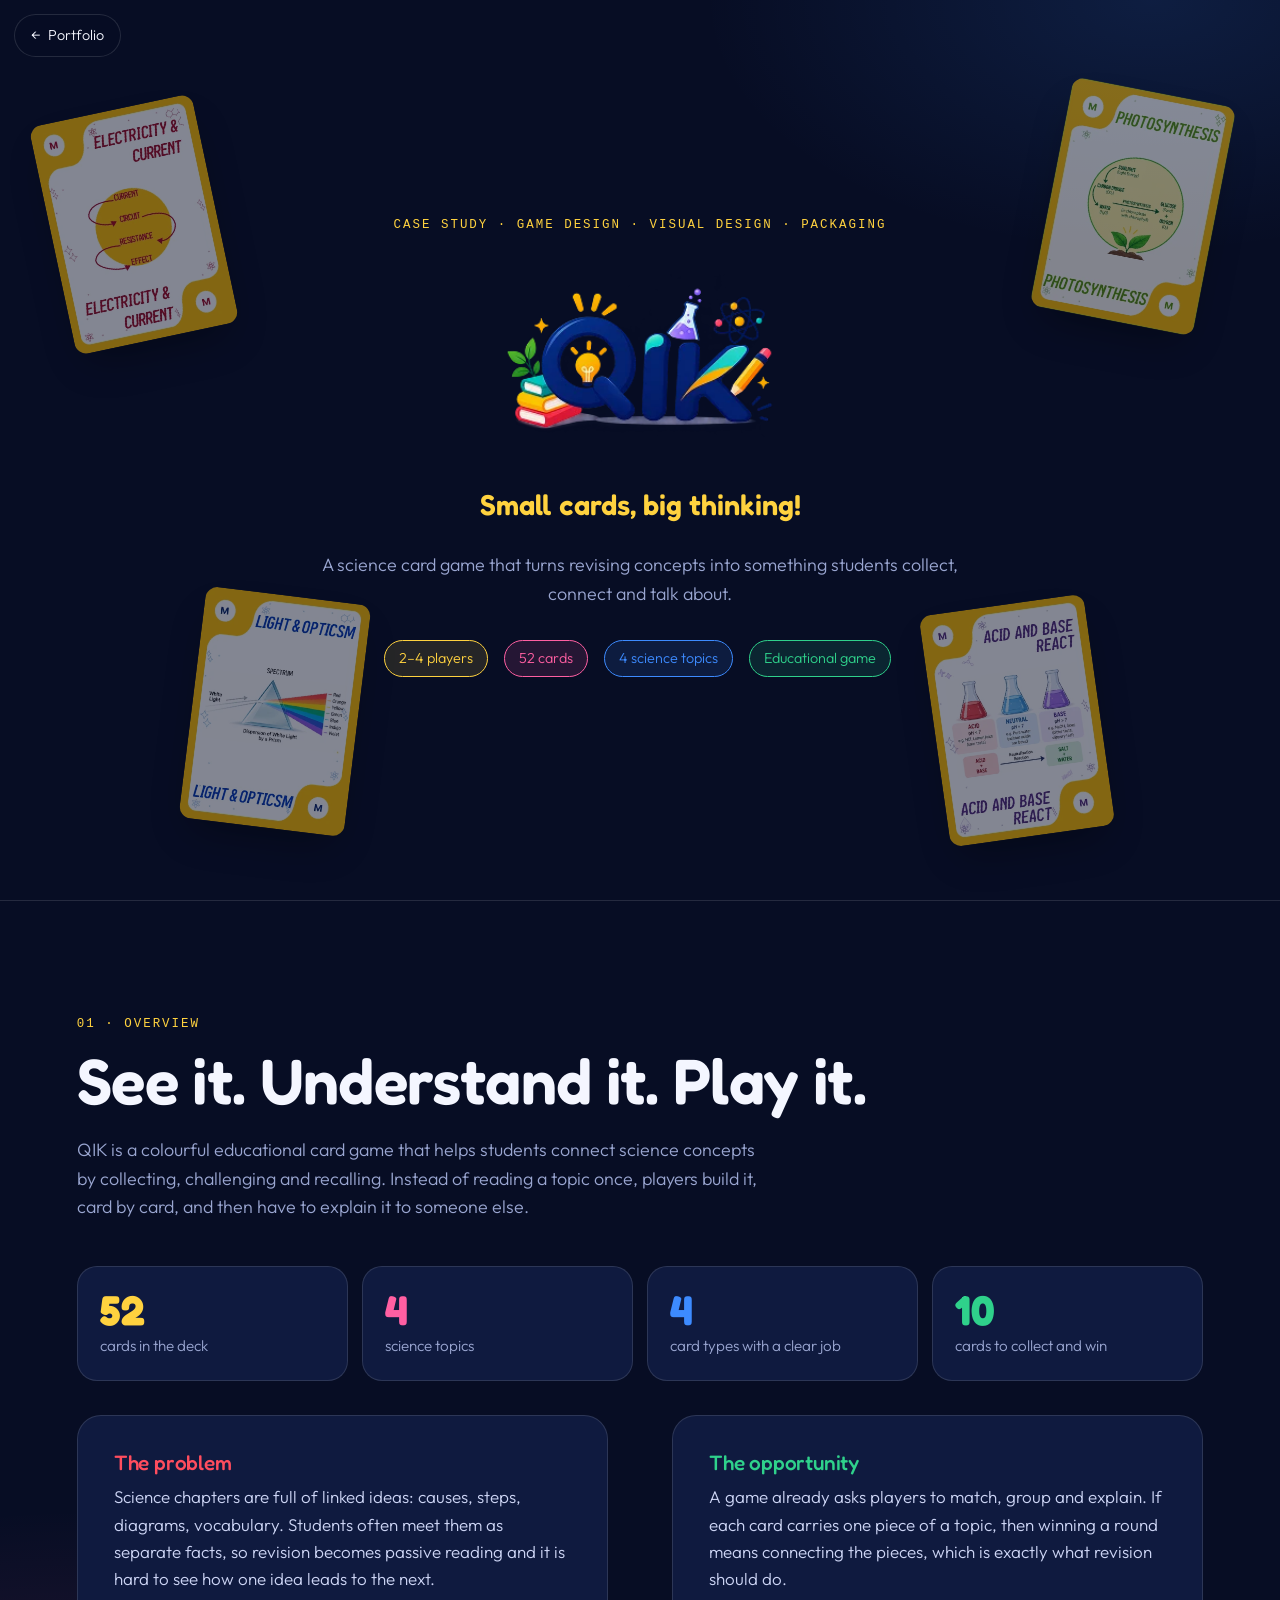
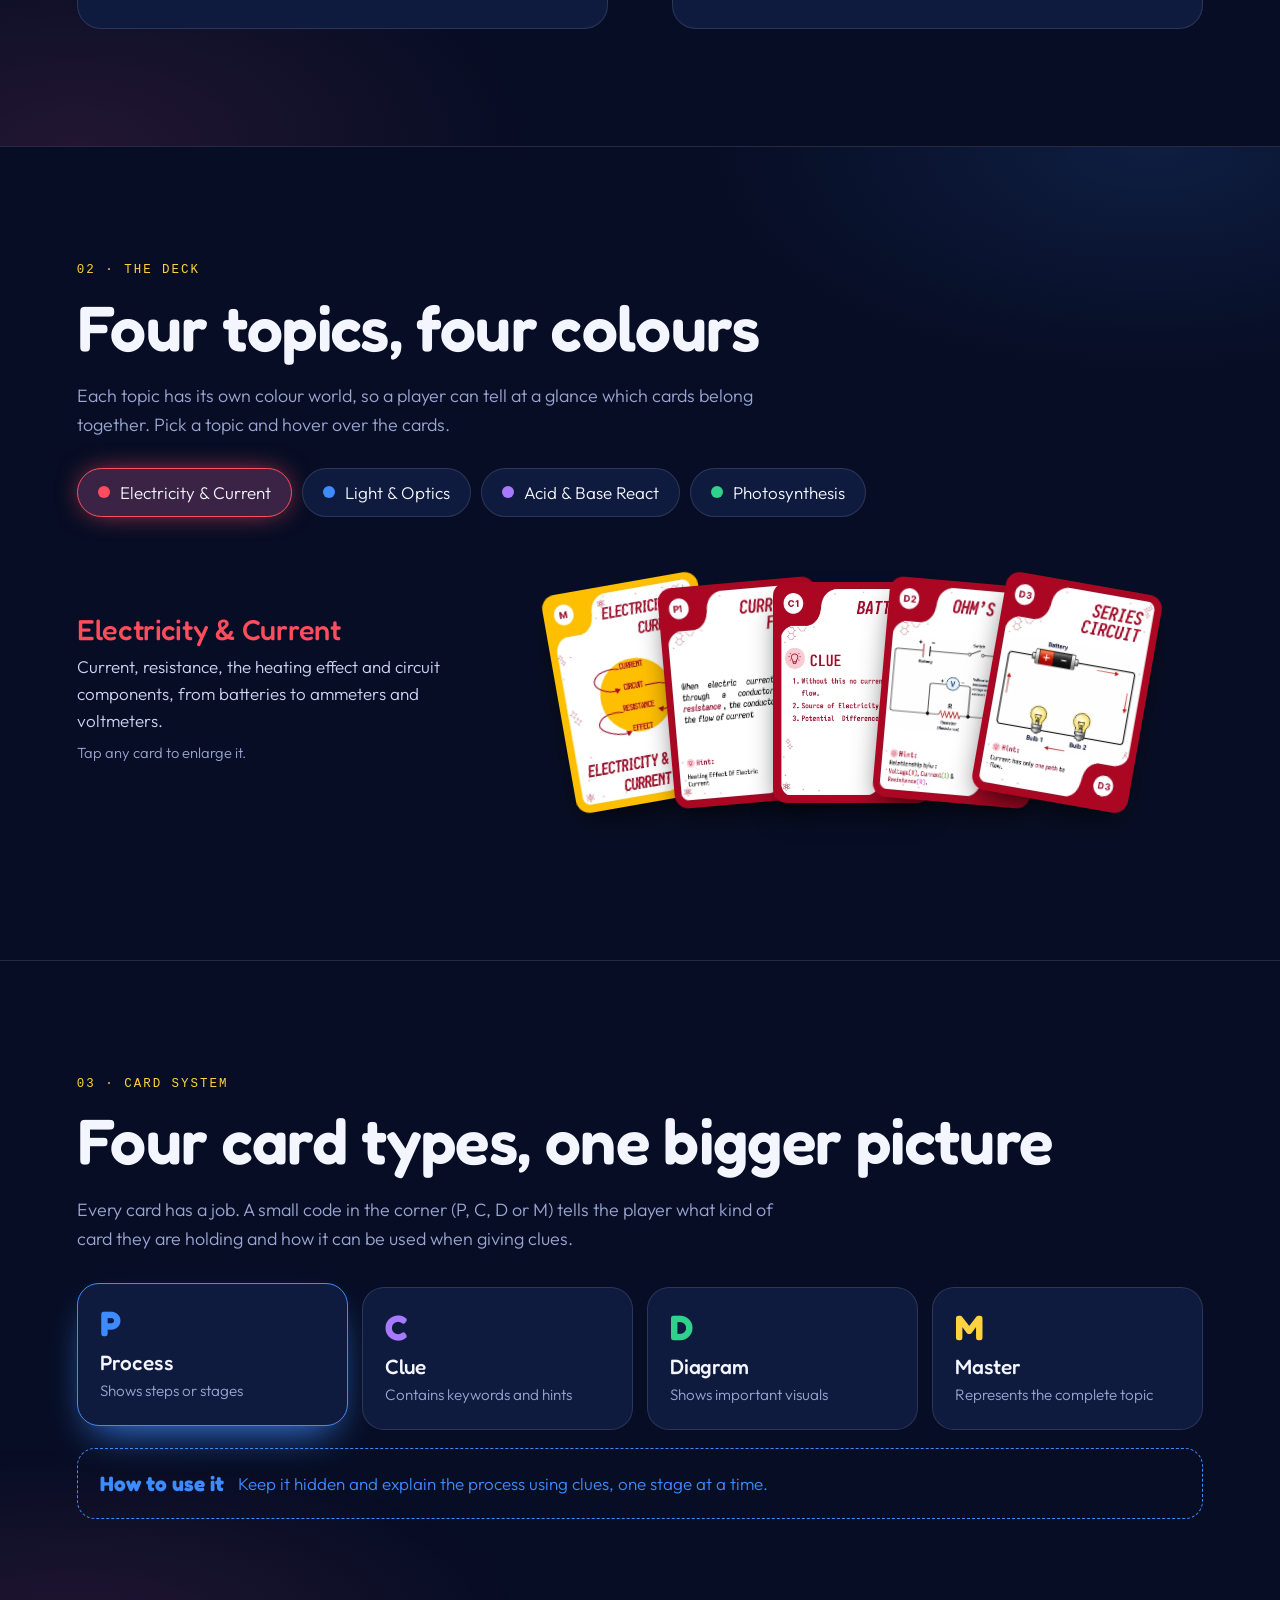
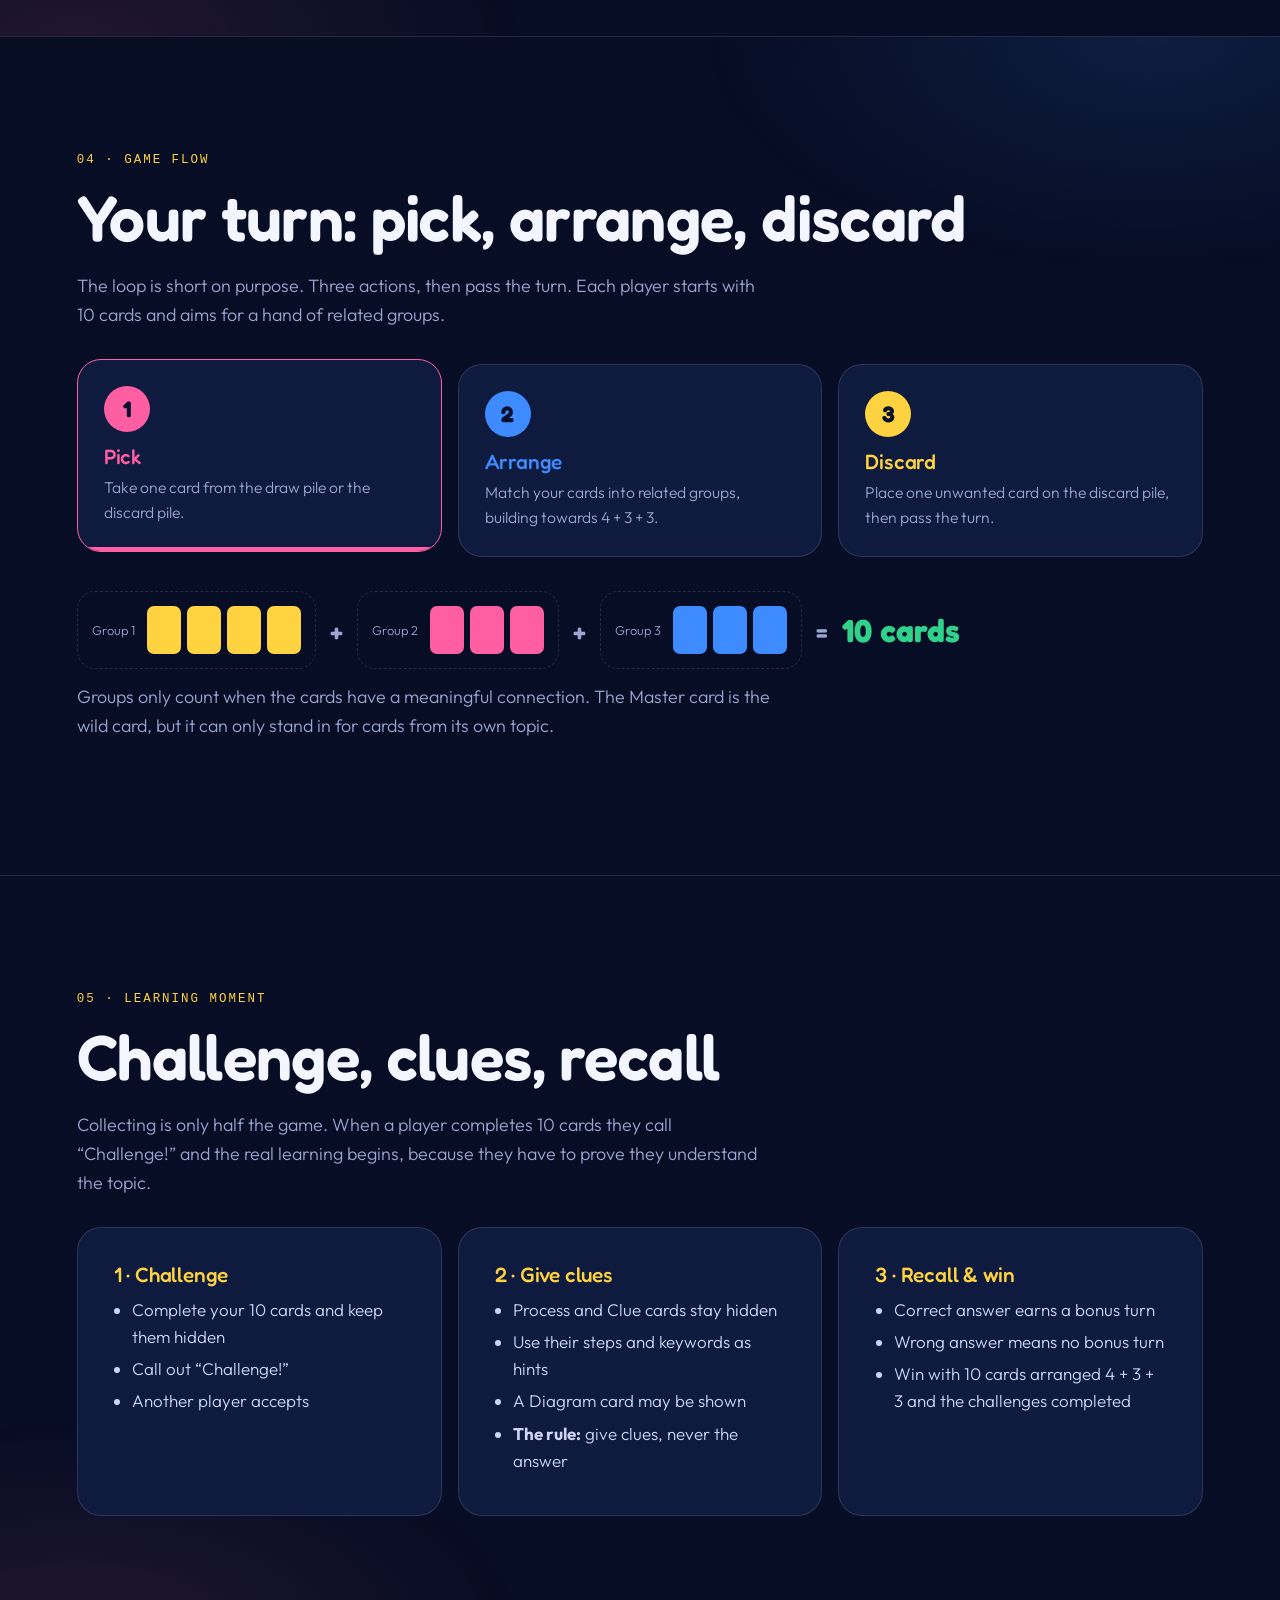
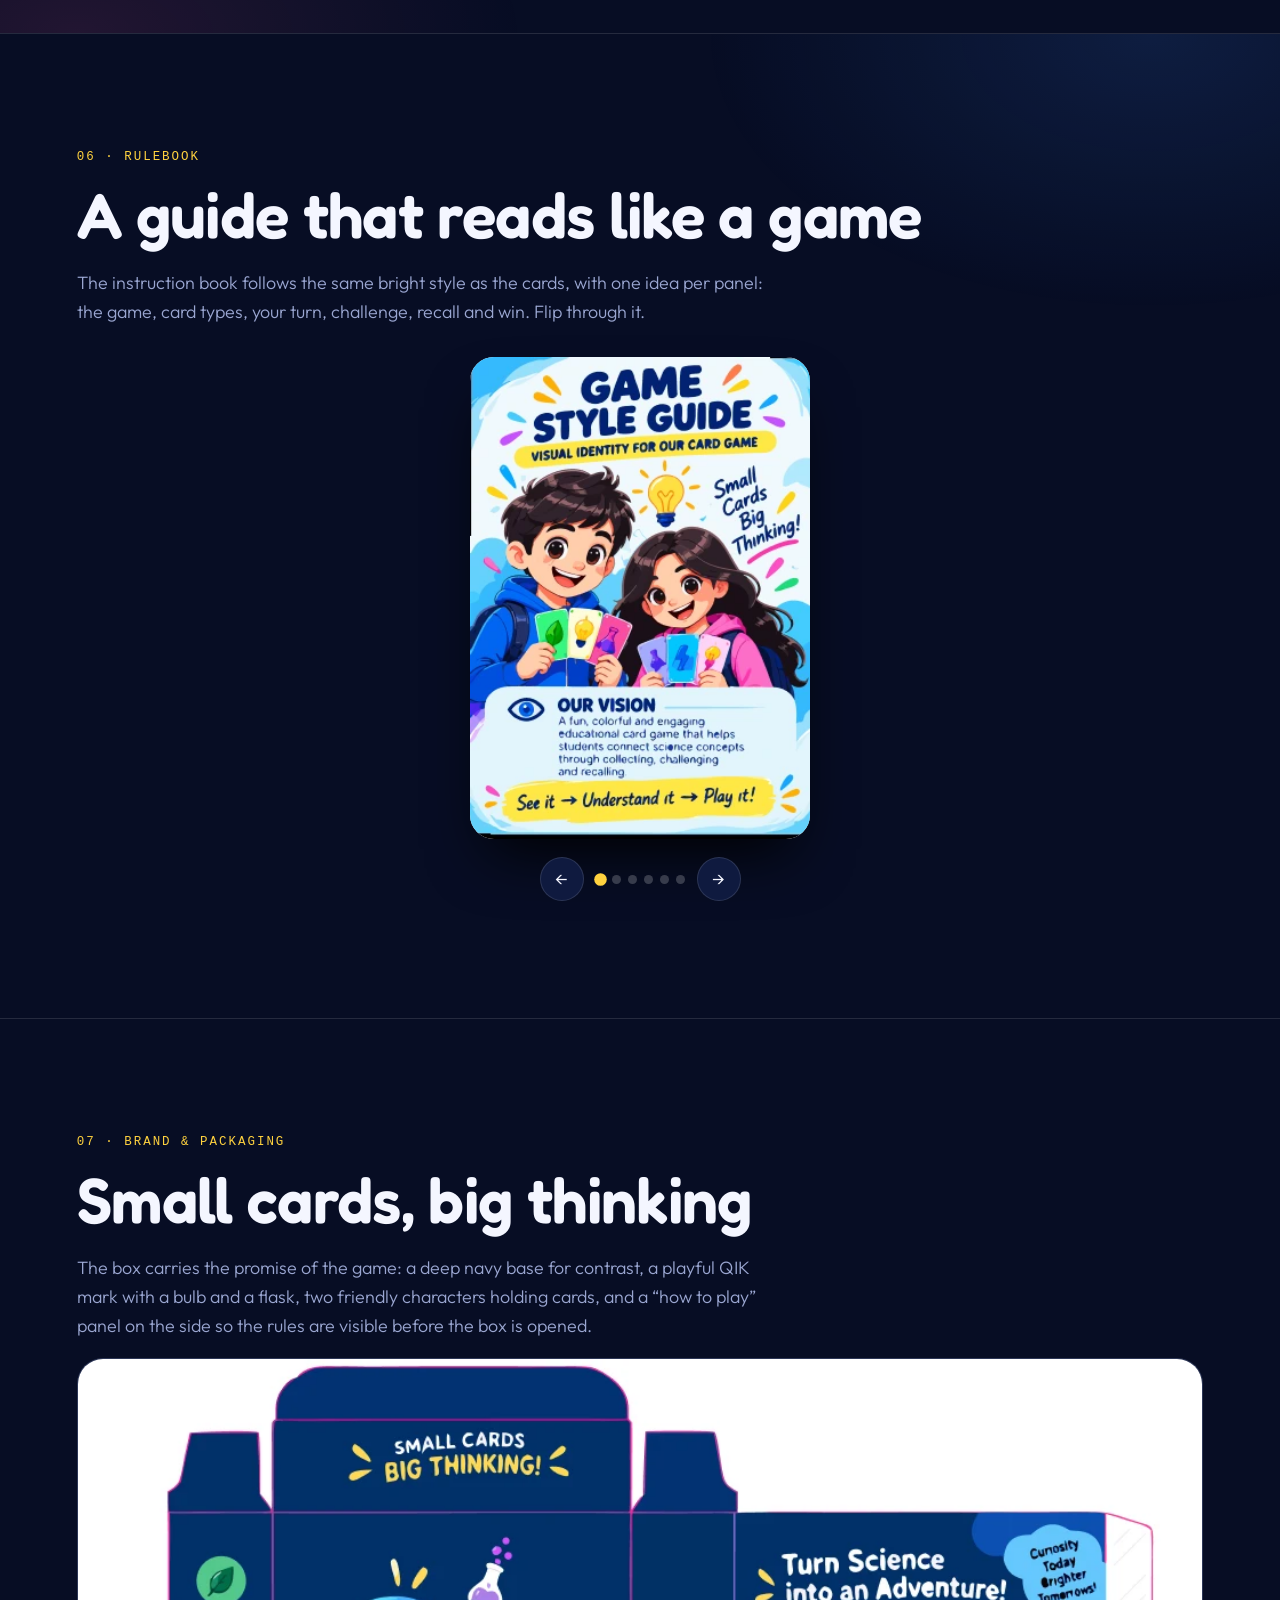
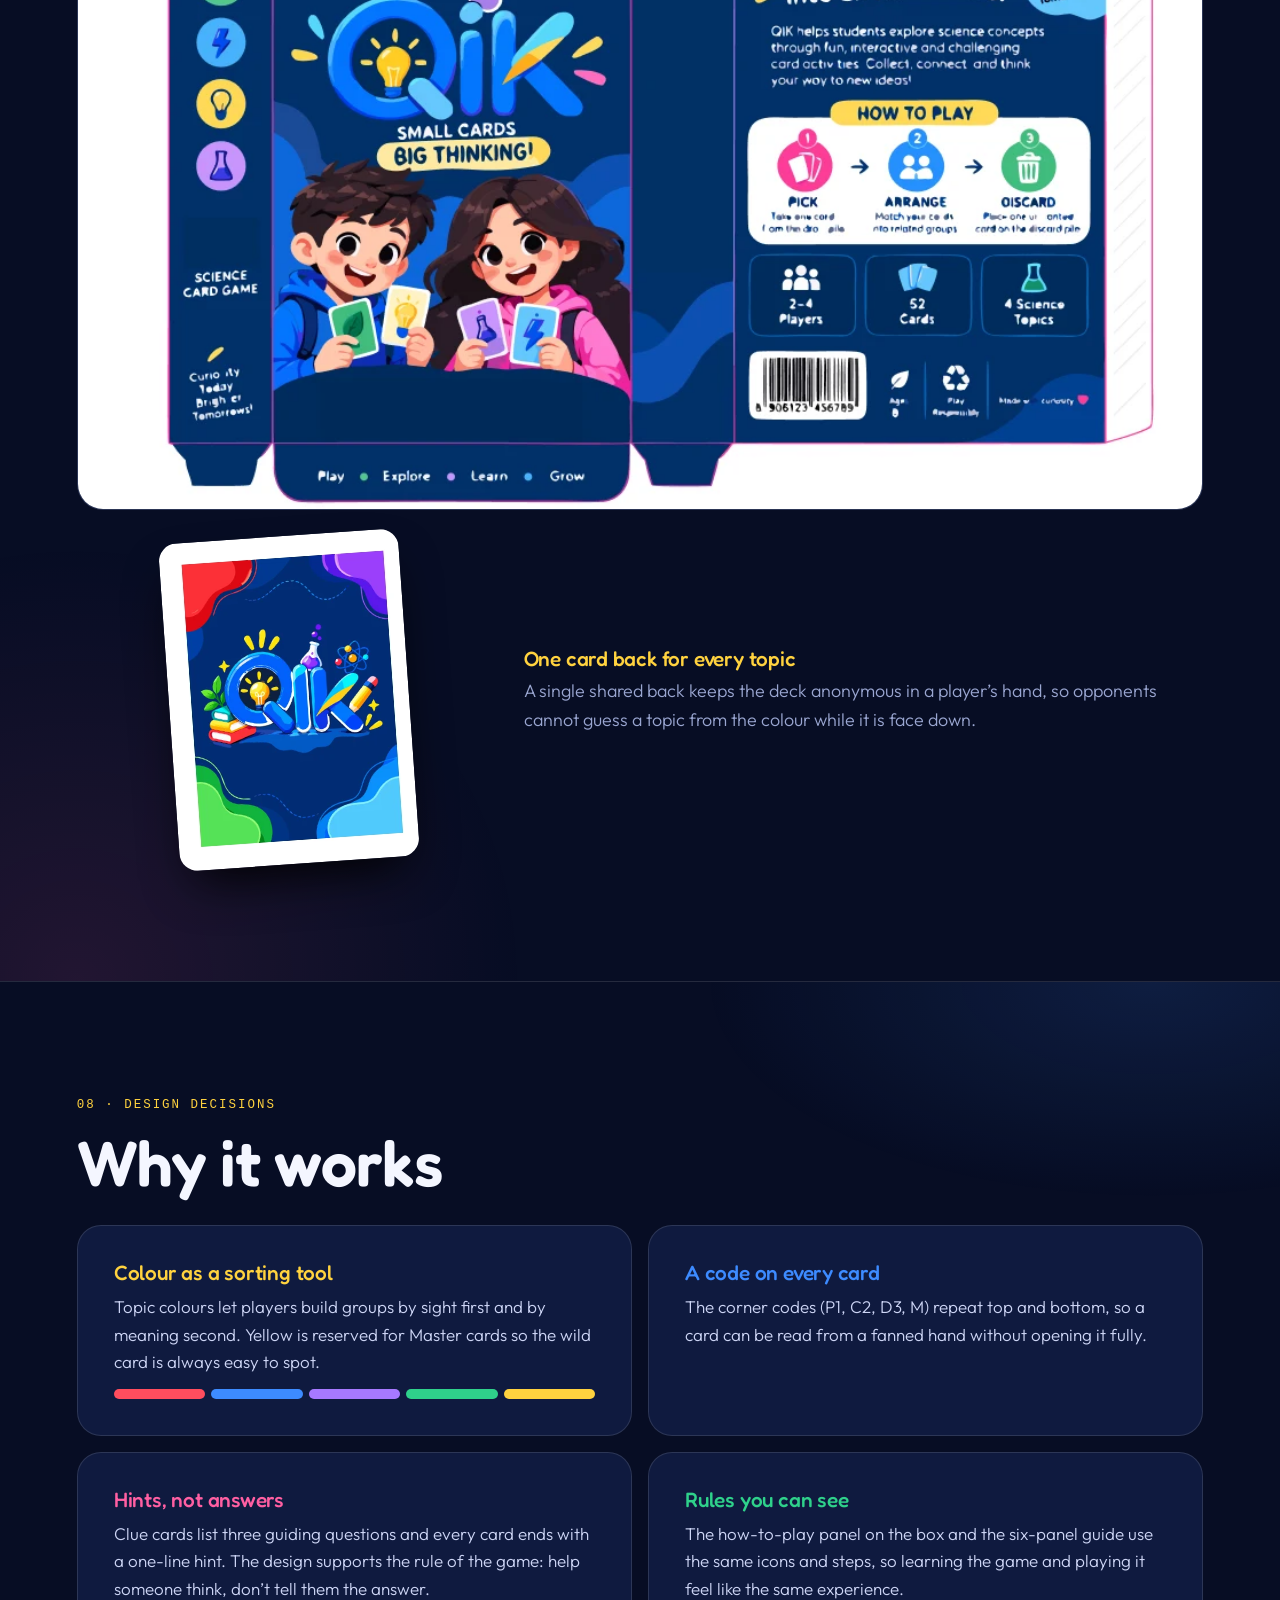
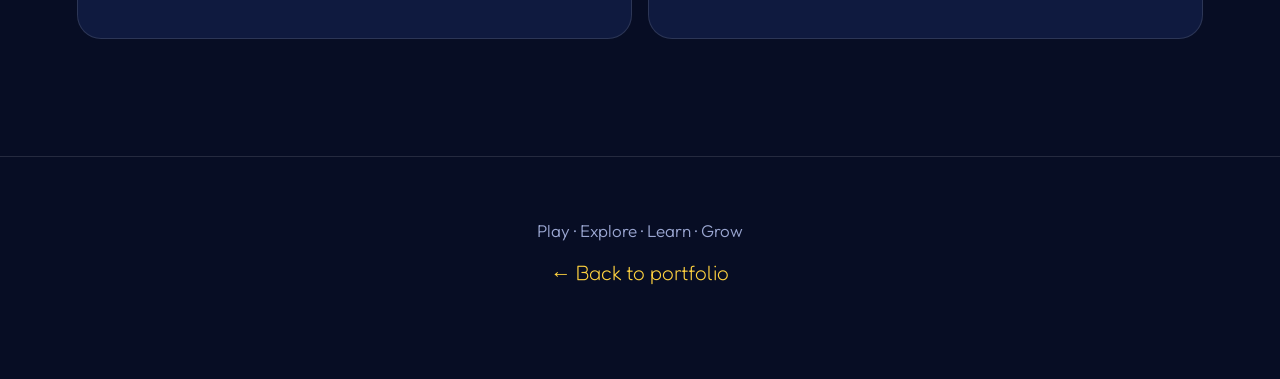
<file: case-studies/qik-card-game.html>
<!doctype html>
<html lang="en">
<head>
<meta charset="utf-8">
<meta name="viewport" content="width=device-width,initial-scale=1,viewport-fit=cover">
<title>QIK: Science Card Game, Game &amp; Visual Design Case Study</title>
<link href="https://fonts.googleapis.com/css2?family=Fredoka:wght@400;500;600;700&family=Outfit:wght@300;400;500;600&display=swap" rel="stylesheet">
<style>
:root{--bg:#070d24;--c:#0f1a3f;--c2:#15245a;--ln:#ffffff1f;--t:#f4f6ff;--m:#9aa6d1;--y:#ffd23f;--p:#ff5fa2;--b:#3d8bff;--g:#2fd18b;--v:#a779ff;--r:#ff4d5e;--k:var(--y);
box-sizing:border-box}
*,*:before,*:after{box-sizing:inherit}
html{scroll-behavior:smooth}
body{margin:0;background:var(--bg);color:var(--t);font:300 17px/1.6 Outfit,system-ui,sans-serif;overflow-x:hidden;padding:env(safe-area-inset-top,0) 0 env(safe-area-inset-bottom,0)}
img{max-width:100%;display:block}button{font:inherit;color:inherit;cursor:pointer}
h1,h2,h3{font-family:Fredoka,Outfit,sans-serif;margin:0;letter-spacing:-.01em;line-height:1.02}
h1{font-size:clamp(3rem,9vw,7.5rem);font-weight:700}
h2{font-size:clamp(2rem,5vw,4rem);font-weight:600;margin-bottom:.35em}
h3{font-weight:500;font-size:1.3rem}
section{position:relative;padding:clamp(70px,13vh,140px) 6vw;border-top:1px solid var(--ln);isolation:isolate}
section:before{content:"";position:absolute;inset:0;z-index:-1;pointer-events:none;background:radial-gradient(50% 40% at 90% 0,#3d8bff22,transparent 70%)}
section:nth-of-type(even):before{background:radial-gradient(50% 40% at 6% 100%,#ff5fa21c,transparent 70%)}
.in-w{max-width:1180px;margin:0 auto}
.eyebrow{font:500 .78rem/1 ui-monospace,Menlo,monospace;letter-spacing:.16em;text-transform:uppercase;color:var(--y);margin:0 0 18px;display:block}
.sub{color:var(--m);max-width:58ch;font-size:1.12rem}
.back{position:fixed;top:max(14px,env(safe-area-inset-top));left:14px;z-index:20;display:inline-flex;gap:8px;align-items:center;padding:9px 16px;border:1px solid var(--ln);border-radius:99px;background:#070d24cc;backdrop-filter:blur(10px);color:var(--t);text-decoration:none;font-size:.9rem;transition:.2s}
.back:hover,.back:focus-visible{border-color:var(--y);color:var(--y)}
:focus-visible{outline:2px solid var(--y);outline-offset:3px}
.rv{opacity:0;transform:translateY(28px);transition:opacity .9s,transform .9s}.rv.in{opacity:1;transform:none}
.chip{display:inline-block;margin:4px 6px 4px 0;padding:6px 14px;border:1px solid var(--k);color:var(--k);border-radius:99px;background:color-mix(in srgb,var(--k) 12%,transparent);font-size:.9rem}
/* hero */
#hero{min-height:100vh;display:grid;align-content:center;border:0;overflow:hidden;text-align:center}
#hero .logo{width:clamp(180px,26vw,320px);margin:0 auto 10px;animation:float 5s ease-in-out infinite}
#hero .tagline{font:600 clamp(1.1rem,2.6vw,1.8rem)/1.2 Fredoka,sans-serif;color:var(--y);margin:10px 0 28px}
#hero .meta{display:flex;flex-wrap:wrap;justify-content:center;gap:10px;margin-top:28px}
#hero .fan{position:absolute;inset:0;z-index:-1;pointer-events:none;overflow:hidden}
#hero .fan img{position:absolute;width:clamp(90px,13vw,190px);border-radius:12px;box-shadow:0 20px 40px -12px #000a;opacity:.5;animation:float 7s ease-in-out infinite}
@keyframes float{50%{transform:translateY(-12px) rotate(var(--r2,0deg))}}
/* facts */
.facts{display:grid;grid-template-columns:repeat(4,1fr);gap:14px;margin-top:44px}
.fact{background:var(--c);border:1px solid var(--ln);border-radius:20px;padding:22px}
.fact b{display:block;font:700 2.6rem/1 Fredoka,sans-serif;color:var(--k)}
.fact span{color:var(--m);font-size:.95rem}
.two{display:grid;grid-template-columns:1fr 1fr;gap:clamp(28px,5vw,70px);align-items:center;margin-top:34px}
.panel{background:var(--c);border:1px solid var(--ln);border-radius:24px;padding:clamp(22px,3vw,36px)}
.panel p{margin:.6em 0 0;color:#cdd5f5}
/* topics */
.tabs{display:flex;flex-wrap:wrap;gap:10px;margin:28px 0 8px}
.tabs button{display:flex;align-items:center;gap:10px;background:var(--c);border:1px solid var(--ln);border-radius:99px;padding:10px 20px;transition:.2s}
.tabs button i{width:12px;height:12px;border-radius:50%;background:var(--k)}
.tabs button:hover{border-color:var(--k)}
.tabs button[aria-selected=true]{border-color:var(--k);background:color-mix(in srgb,var(--k) 18%,var(--c));box-shadow:0 0 28px -8px var(--k)}
.stage{display:grid;grid-template-columns:minmax(0,.9fr) minmax(0,1.6fr);gap:30px;align-items:center;margin-top:26px}
.stage .txt h3{color:var(--k);font-size:1.8rem;margin-bottom:8px}
.stage .txt p{color:#cdd5f5;margin:.4em 0}
.hand{display:flex;gap:0;justify-content:center;min-height:300px;align-items:center;padding:20px 0}
.hand button{all:unset;cursor:pointer;flex:none;width:clamp(86px,13vw,158px);margin-left:calc(clamp(86px,13vw,158px)*-.32);border-radius:14px;box-shadow:0 14px 30px -10px #000c;transform:rotate(var(--rot));transition:transform .45s cubic-bezier(.34,1.4,.5,1),box-shadow .3s;position:relative}
.hand button:first-child{margin-left:0}
.hand button img{width:100%;border-radius:14px}
.hand button:hover,.hand button:focus-visible{transform:translateY(-22px) rotate(0) scale(1.1);z-index:9;box-shadow:0 26px 40px -10px #000}
.hand button:focus-visible{outline:2px solid var(--k);outline-offset:4px}
.hand.swap button{animation:deal .6s both cubic-bezier(.2,.8,.2,1);animation-delay:calc(var(--i)*70ms)}
@keyframes deal{from{opacity:0;transform:translateY(40px) rotate(8deg)}}
/* types */
.types{display:grid;grid-template-columns:repeat(4,1fr);gap:14px;margin-top:34px}
.type{text-align:left;background:var(--c);border:1px solid var(--ln);border-radius:22px;padding:22px;transition:.25s;position:relative}
.type .code{font:700 2.2rem/1 Fredoka,sans-serif;color:var(--k)}
.type h3{margin:8px 0 6px}
.type p{margin:0;color:var(--m);font-size:.95rem}
.type:hover,.type[aria-pressed=true]{border-color:var(--k);transform:translateY(-4px);box-shadow:0 18px 40px -16px var(--k)}
.rule-box{margin-top:18px;padding:18px 22px;border:1px dashed var(--y);border-radius:18px;color:#ffeaa0;display:flex;gap:14px;align-items:center}
.rule-box b{font-family:Fredoka;font-size:1.3rem;white-space:nowrap}
/* turn */
.steps{display:grid;grid-template-columns:repeat(3,1fr);gap:16px;margin-top:34px}
.step{background:var(--c);border:1px solid var(--ln);border-radius:24px;padding:26px;text-align:left;transition:.3s;position:relative;overflow:hidden}
.step .n{display:grid;place-items:center;width:46px;height:46px;border-radius:50%;background:var(--k);color:#07102e;font:700 1.4rem Fredoka,sans-serif;margin-bottom:14px}
.step h3{color:var(--k)}
.step p{color:var(--m);margin:.5em 0 0;font-size:.98rem}
.step.on,.step:hover{border-color:var(--k);transform:translateY(-5px)}
.step.on:after{content:"";position:absolute;left:0;bottom:0;height:4px;background:var(--k);animation:bar 2.2s linear forwards}
@keyframes bar{from{width:0}to{width:100%}}
.build{margin-top:34px;display:flex;flex-wrap:wrap;gap:14px;align-items:center}
.grp{display:flex;gap:6px;padding:14px;border:1px dashed var(--ln);border-radius:18px;align-items:center}
.grp small{color:var(--m);margin-right:6px;font-size:.8rem}
.mini{width:34px;height:48px;border-radius:7px;background:var(--k);opacity:.2;transform:scale(.7);transition:.5s cubic-bezier(.34,1.5,.5,1)}
.build.in .mini{opacity:1;transform:none;transition-delay:calc(var(--i)*90ms)}
.build .plus{font:600 1.6rem Fredoka;color:var(--m)}
/* challenge */
.flow{display:grid;grid-template-columns:repeat(3,1fr);gap:16px;margin-top:30px}
.flow .panel h3{color:var(--y)}
.flow ul{margin:10px 0 0;padding-left:1.1em;color:#cdd5f5}
.flow li{margin:.3em 0}
/* rulebook */
.book{margin-top:30px}
.book .page{background:#fff;border-radius:24px;overflow:hidden;box-shadow:0 30px 60px -20px #000;max-width:340px;margin:0 auto}
.book .page img{width:100%}
.book .bar{display:flex;gap:12px;align-items:center;justify-content:center;margin-top:18px}
.book .bar button{width:44px;height:44px;border-radius:50%;border:1px solid var(--ln);background:var(--c);font-size:1.2rem;transition:.2s}
.book .bar button:hover{border-color:var(--y);color:var(--y)}
.book .dots{display:flex;gap:7px}.book .dots i{width:9px;height:9px;border-radius:50%;background:#ffffff33;transition:.3s}.book .dots i.on{background:var(--y);transform:scale(1.4)}
/* pack */
.pack{background:var(--c);border:1px solid var(--ln);border-radius:26px;overflow:hidden;cursor:zoom-in;padding:0;display:block;width:100%}
.pack img{width:100%;transition:transform .8s}
.pack:hover img{transform:scale(1.03)}
.pair{display:grid;grid-template-columns:1fr 1.6fr;gap:22px;margin-top:26px;align-items:center}
.cardback{width:min(240px,60%);margin:0 auto;border-radius:18px;box-shadow:0 24px 50px -16px #000;transition:transform .6s;transform:rotate(-4deg)}
.cardback:hover{transform:rotate(3deg) scale(1.04)}
/* decisions */
.dec{display:grid;grid-template-columns:repeat(2,1fr);gap:16px;margin-top:30px}
.dec .panel h3{color:var(--k)}
.cols{display:flex;gap:6px;margin:14px 0 0}.cols i{height:10px;flex:1;border-radius:6px;background:var(--k)}
dialog{background:#000;border:1px solid var(--ln);border-radius:16px;padding:0;max-width:94vw;color:var(--t)}dialog::backdrop{background:#000d}
dialog img{max-height:86vh;margin:auto}dialog form{position:absolute;top:8px;right:8px}dialog button{border:1px solid var(--ln);background:#000a;border-radius:99px;padding:6px 14px}
footer{padding:60px 6vw 90px;border-top:1px solid var(--ln);text-align:center}
footer a{color:var(--y);text-decoration:none;font-family:Fredoka;font-size:1.3rem}
footer a:hover{text-decoration:underline}
@media(max-width:900px){.facts,.types{grid-template-columns:1fr 1fr}.two,.stage,.pair,.dec{grid-template-columns:1fr}.steps,.flow{grid-template-columns:1fr}.hand{min-height:220px}.back span{display:none}}
@media(prefers-reduced-motion:reduce){*{animation:none!important;transition:none!important}.rv{opacity:1;transform:none}.mini{opacity:1;transform:none}}
</style>
</head>
<body>
<a class="back" href="../index.html" aria-label="Back to portfolio">← <span>Portfolio</span></a>

<section id="hero">
  <div class="fan" aria-hidden="true">
    <img src="../assets/qik/elec-m.webp" alt="" style="left:4%;top:12%;--r2:-8deg;transform:rotate(-12deg)">
    <img src="../assets/qik/light-m.webp" alt="" style="left:15%;bottom:8%;--r2:6deg;transform:rotate(7deg);animation-delay:-2s">
    <img src="../assets/qik/photo-m.webp" alt="" style="right:5%;top:10%;--r2:8deg;transform:rotate(11deg);animation-delay:-1s">
    <img src="../assets/qik/acid-m.webp" alt="" style="right:14%;bottom:7%;--r2:-6deg;transform:rotate(-8deg);animation-delay:-3s">
  </div>
  <div class="in-w">
    <span class="eyebrow">Case study · Game design · Visual design · Packaging</span>
    <img class="logo" src="../assets/qik/logo.webp" alt="QIK logo">
    <h1 class="sr" style="position:absolute;width:1px;height:1px;overflow:hidden;clip:rect(0 0 0 0)">QIK</h1>
    <p class="tagline">Small cards, big thinking!</p>
    <p class="sub" style="margin:0 auto">A science card game that turns revising concepts into something students collect, connect and talk about.</p>
    <div class="meta">
      <span class="chip" style="--k:var(--y)">2–4 players</span>
      <span class="chip" style="--k:var(--p)">52 cards</span>
      <span class="chip" style="--k:var(--b)">4 science topics</span>
      <span class="chip" style="--k:var(--g)">Educational game</span>
    </div>
  </div>
</section>

<section id="overview">
  <div class="in-w">
    <span class="eyebrow rv">01 · Overview</span>
    <h2 class="rv">See it. Understand it. Play it.</h2>
    <p class="sub rv">QIK is a colourful educational card game that helps students connect science concepts by collecting, challenging and recalling. Instead of reading a topic once, players build it, card by card, and then have to explain it to someone else.</p>
    <div class="facts rv">
      <div class="fact" style="--k:var(--y)"><b>52</b><span>cards in the deck</span></div>
      <div class="fact" style="--k:var(--p)"><b>4</b><span>science topics</span></div>
      <div class="fact" style="--k:var(--b)"><b>4</b><span>card types with a clear job</span></div>
      <div class="fact" style="--k:var(--g)"><b>10</b><span>cards to collect and win</span></div>
    </div>
    <div class="two rv">
      <div class="panel" style="--k:var(--r)">
        <h3 style="color:var(--r)">The problem</h3>
        <p>Science chapters are full of linked ideas: causes, steps, diagrams, vocabulary. Students often meet them as separate facts, so revision becomes passive reading and it is hard to see how one idea leads to the next.</p>
      </div>
      <div class="panel">
        <h3 style="color:var(--g)">The opportunity</h3>
        <p>A game already asks players to match, group and explain. If each card carries one piece of a topic, then winning a round means connecting the pieces, which is exactly what revision should do.</p>
      </div>
    </div>
  </div>
</section>

<section id="topics">
  <div class="in-w">
    <span class="eyebrow rv">02 · The deck</span>
    <h2 class="rv">Four topics, four colours</h2>
    <p class="sub rv">Each topic has its own colour world, so a player can tell at a glance which cards belong together. Pick a topic and hover over the cards.</p>
    <div class="tabs" role="tablist" aria-label="Science topics" id="tabs"></div>
    <div class="stage">
      <div class="txt" id="tTxt"></div>
      <div class="hand" id="hand" aria-live="polite"></div>
    </div>
  </div>
</section>

<section id="types">
  <div class="in-w">
    <span class="eyebrow rv">03 · Card system</span>
    <h2 class="rv">Four card types, one bigger picture</h2>
    <p class="sub rv">Every card has a job. A small code in the corner (P, C, D or M) tells the player what kind of card they are holding and how it can be used when giving clues.</p>
    <div class="types rv" id="typeGrid"></div>
    <div class="rule-box rv" id="typeRule" style="--k:var(--y)"><b>How to use it</b><span id="typeTxt"></span></div>
  </div>
</section>

<section id="turn">
  <div class="in-w">
    <span class="eyebrow rv">04 · Game flow</span>
    <h2 class="rv">Your turn: pick, arrange, discard</h2>
    <p class="sub rv">The loop is short on purpose. Three actions, then pass the turn. Each player starts with 10 cards and aims for a hand of related groups.</p>
    <div class="steps" id="steps"></div>
    <div class="build" id="build" aria-label="Winning hand: 4 plus 3 plus 3 cards">
      <div class="grp" style="--k:var(--y)"><small>Group 1</small><i class="mini" style="--i:0"></i><i class="mini" style="--i:1"></i><i class="mini" style="--i:2"></i><i class="mini" style="--i:3"></i></div>
      <span class="plus">+</span>
      <div class="grp" style="--k:var(--p)"><small>Group 2</small><i class="mini" style="--i:4"></i><i class="mini" style="--i:5"></i><i class="mini" style="--i:6"></i></div>
      <span class="plus">+</span>
      <div class="grp" style="--k:var(--b)"><small>Group 3</small><i class="mini" style="--i:7"></i><i class="mini" style="--i:8"></i><i class="mini" style="--i:9"></i></div>
      <span class="plus">=</span><b style="font:700 2rem Fredoka;color:var(--g)">10 cards</b>
    </div>
    <p class="sub rv" style="margin-top:14px">Groups only count when the cards have a meaningful connection. The Master card is the wild card, but it can only stand in for cards from its own topic.</p>
  </div>
</section>

<section id="challenge">
  <div class="in-w">
    <span class="eyebrow rv">05 · Learning moment</span>
    <h2 class="rv">Challenge, clues, recall</h2>
    <p class="sub rv">Collecting is only half the game. When a player completes 10 cards they call “Challenge!” and the real learning begins, because they have to prove they understand the topic.</p>
    <div class="flow rv">
      <div class="panel" style="--k:var(--y)"><h3>1 · Challenge</h3><ul><li>Complete your 10 cards and keep them hidden</li><li>Call out “Challenge!”</li><li>Another player accepts</li></ul></div>
      <div class="panel"><h3>2 · Give clues</h3><ul><li>Process and Clue cards stay hidden</li><li>Use their steps and keywords as hints</li><li>A Diagram card may be shown</li><li><b>The rule:</b> give clues, never the answer</li></ul></div>
      <div class="panel"><h3>3 · Recall &amp; win</h3><ul><li>Correct answer earns a bonus turn</li><li>Wrong answer means no bonus turn</li><li>Win with 10 cards arranged 4 + 3 + 3 and the challenges completed</li></ul></div>
    </div>
  </div>
</section>

<section id="book">
  <div class="in-w">
    <span class="eyebrow rv">06 · Rulebook</span>
    <h2 class="rv">A guide that reads like a game</h2>
    <p class="sub rv">The instruction book follows the same bright style as the cards, with one idea per panel: the game, card types, your turn, challenge, recall and win. Flip through it.</p>
    <div class="book rv">
      <div class="page"><img id="bookImg" src="../assets/qik/rule-1.webp" alt="Rulebook panel 1 of 6: Game style guide"></div>
      <div class="bar"><button id="bPrev" aria-label="Previous panel">←</button><div class="dots" id="bDots"></div><button id="bNext" aria-label="Next panel">→</button></div>
    </div>
  </div>
</section>

<section id="pack">
  <div class="in-w">
    <span class="eyebrow rv">07 · Brand &amp; packaging</span>
    <h2 class="rv">Small cards, big thinking</h2>
    <p class="sub rv">The box carries the promise of the game: a deep navy base for contrast, a playful QIK mark with a bulb and a flask, two friendly characters holding cards, and a “how to play” panel on the side so the rules are visible before the box is opened.</p>
    <button class="pack rv" id="packBtn" aria-label="Open packaging dieline larger"><img src="../assets/qik/packaging.webp" alt="QIK box packaging dieline with logo, characters and how to play panel"></button>
    <div class="pair rv">
      <img class="cardback" src="../assets/qik/card-back.webp" alt="QIK card back design">
      <div>
        <h3 style="color:var(--y)">One card back for every topic</h3>
        <p class="sub" style="margin-top:8px">A single shared back keeps the deck anonymous in a player’s hand, so opponents cannot guess a topic from the colour while it is face down.</p>
      </div>
    </div>
  </div>
</section>

<section id="decisions">
  <div class="in-w">
    <span class="eyebrow rv">08 · Design decisions</span>
    <h2 class="rv">Why it works</h2>
    <div class="dec rv">
      <div class="panel" style="--k:var(--y)"><h3>Colour as a sorting tool</h3><p>Topic colours let players build groups by sight first and by meaning second. Yellow is reserved for Master cards so the wild card is always easy to spot.</p><div class="cols"><i style="--k:var(--r)"></i><i style="--k:var(--b)"></i><i style="--k:var(--v)"></i><i style="--k:var(--g)"></i><i style="--k:var(--y)"></i></div></div>
      <div class="panel" style="--k:var(--b)"><h3>A code on every card</h3><p>The corner codes (P1, C2, D3, M) repeat top and bottom, so a card can be read from a fanned hand without opening it fully.</p></div>
      <div class="panel" style="--k:var(--p)"><h3>Hints, not answers</h3><p>Clue cards list three guiding questions and every card ends with a one-line hint. The design supports the rule of the game: help someone think, don’t tell them the answer.</p></div>
      <div class="panel" style="--k:var(--g)"><h3>Rules you can see</h3><p>The how-to-play panel on the box and the six-panel guide use the same icons and steps, so learning the game and playing it feel like the same experience.</p></div>
    </div>
  </div>
</section>

<footer>
  <p style="color:var(--m);margin:0 0 12px">Play · Explore · Learn · Grow</p>
  <a href="../index.html">← Back to portfolio</a>
</footer>

<dialog id="dlg"><form method="dialog"><button aria-label="Close">Close ✕</button></form><img id="dImg" alt=""></dialog>

<script>
const $=s=>document.querySelector(s);
const A='../assets/qik/';
const TOPICS=[
 {n:'Electricity & Current',k:'#ff4d5e',d:'Current, resistance, the heating effect and circuit components, from batteries to ammeters and voltmeters.',c:['elec-m','elec-p','elec-c','elec-d1','elec-d2'],a:['Master: Electricity & Current','Process: Current flow','Clue: Battery','Diagram: Ohm’s law','Diagram: Series circuit']},
 {n:'Light & Optics',k:'#3d8bff',d:'Reflection, refraction and dispersion, with glass blocks, a bent pencil, a raised coin and a prism to make them visible.',c:['light-m','light-p','light-c','light-d1','light-d2'],a:['Master: Light & Optics','Process: Light enters a new medium','Clue: Refraction','Diagram: Glass block','Diagram: Prism refraction']},
 {n:'Acid & Base React',k:'#a779ff',d:'Acids, bases and salts, neutralisation, the pH scale and indicators, shown through reactions and colour change.',c:['acid-m','acid-p','acid-c','acid-d1','acid-d2'],a:['Master: Acid and base react','Process: Acid and base react','Clue: Acid','Diagram: pH scale','Diagram: Neutralisation']},
 {n:'Photosynthesis',k:'#2fd18b',d:'How plants make food: stomata, chlorophyll, glucose, leaf structure and the photosynthesis equation.',c:['photo-m','photo-p','photo-c','photo-d1','photo-d2'],a:['Master: Photosynthesis','Process: Water enters guard cells','Clue: Stomata','Diagram: Gas exchange','Diagram: Chloroplast']}
];
const tabs=$('#tabs'),hand=$('#hand'),tTxt=$('#tTxt'),dlg=$('#dlg'),dImg=$('#dImg');
function openImg(src,alt){dImg.src=src;dImg.alt=alt;dlg.showModal()}
dlg.addEventListener('click',e=>{if(e.target===dlg)dlg.close()});
function showTopic(i){
  const t=TOPICS[i];
  [...tabs.children].forEach((b,j)=>b.setAttribute('aria-selected',j===i));
  document.querySelector('.stage').style.setProperty('--k',t.k);
  tTxt.innerHTML='<h3>'+t.n+'</h3><p>'+t.d+'</p><p style="color:var(--m);font-size:.92rem">Tap any card to enlarge it.</p>';
  hand.classList.remove('swap');void hand.offsetWidth;hand.classList.add('swap');
  hand.innerHTML='';
  t.c.forEach((f,j)=>{
    const b=document.createElement('button');b.type='button';b.style.setProperty('--i',j);b.style.setProperty('--rot',((j-2)*5)+'deg');b.setAttribute('aria-label','Enlarge card, '+t.a[j]);
    b.innerHTML='<img src="'+A+f+'.webp" alt="'+t.a[j]+'" loading="lazy">';
    b.onclick=()=>openImg(A+f+'.webp',t.a[j]);
    hand.appendChild(b);
  });
}
TOPICS.forEach((t,i)=>{
  const b=document.createElement('button');b.type='button';b.setAttribute('role','tab');b.style.setProperty('--k',t.k);
  b.innerHTML='<i></i>'+t.n;b.onclick=()=>showTopic(i);tabs.appendChild(b);
});
showTopic(0);

const TYPES=[
 {c:'P',n:'Process',d:'Shows steps or stages',k:'var(--b)',u:'Keep it hidden and explain the process using clues, one stage at a time.'},
 {c:'C',n:'Clue',d:'Contains keywords and hints',k:'var(--v)',u:'Keep it hidden and use its keywords as hints for the other player.'},
 {c:'D',n:'Diagram',d:'Shows important visuals',k:'var(--g)',u:'You may show the diagram while giving clues; it does the pointing for you.'},
 {c:'M',n:'Master',d:'Represents the complete topic',k:'var(--y)',u:'A wild card, but only with cards from its own topic. Keep it hidden and don’t reveal the answer.'}
];
const tg=$('#typeGrid');
TYPES.forEach((t,i)=>{
  const b=document.createElement('button');b.type='button';b.className='type';b.style.setProperty('--k',t.k);b.setAttribute('aria-pressed',i===0);
  b.innerHTML='<span class="code">'+t.c+'</span><h3>'+t.n+'</h3><p>'+t.d+'</p>';
  b.onclick=()=>{[...tg.children].forEach(x=>x.setAttribute('aria-pressed','false'));b.setAttribute('aria-pressed','true');$('#typeRule').style.setProperty('--k',t.k);$('#typeRule').style.borderColor=t.k;$('#typeRule').style.color=t.k;$('#typeTxt').textContent=t.u};
  tg.appendChild(b);
});
$('#typeTxt').textContent=TYPES[0].u;$('#typeRule').style.borderColor=TYPES[0].k;$('#typeRule').style.color=TYPES[0].k;

const STEPS=[['Pick','Take one card from the draw pile or the discard pile.','var(--p)'],['Arrange','Match your cards into related groups, building towards 4 + 3 + 3.','var(--b)'],['Discard','Place one unwanted card on the discard pile, then pass the turn.','var(--y)']];
const st=$('#steps');let cur=0;
STEPS.forEach((s,i)=>{const d=document.createElement('button');d.type='button';d.className='step rv';d.style.setProperty('--k',s[2]);d.innerHTML='<span class="n">'+(i+1)+'</span><h3>'+s[0]+'</h3><p>'+s[1]+'</p>';d.onclick=()=>{cur=i;mark(true)};st.appendChild(d)});
let timer;function mark(manual){[...st.children].forEach((e,i)=>{e.classList.remove('on');if(i===cur){void e.offsetWidth;e.classList.add('on')}});clearTimeout(timer);timer=setTimeout(()=>{cur=(cur+1)%3;mark()},2300)}
let started=false;

const bookN=6,bImg=$('#bookImg'),bd=$('#bDots');let bi=0;
const bAlt=['Game style guide','The game','Card types','Your turn','Challenge','Recall and win'];
for(let i=0;i<bookN;i++)bd.appendChild(document.createElement('i'));
function book(n){bi=(n+bookN)%bookN;bImg.src=A+'rule-'+(bi+1)+'.webp';bImg.alt='Rulebook panel '+(bi+1)+' of 6: '+bAlt[bi];[...bd.children].forEach((e,i)=>e.classList.toggle('on',i===bi))}
$('#bPrev').onclick=()=>book(bi-1);$('#bNext').onclick=()=>book(bi+1);book(0);
bImg.style.cursor='zoom-in';bImg.onclick=()=>openImg(bImg.src,bImg.alt);
$('#packBtn').onclick=()=>openImg(A+'packaging.webp','QIK box packaging dieline');

const io=new IntersectionObserver(es=>es.forEach(e=>{if(!e.isIntersecting)return;e.target.classList.add('in');if(e.target.id==='steps'&&!started){started=true;mark()}}),{threshold:.2});
document.querySelectorAll('.rv,#build,#steps').forEach(e=>io.observe(e));
</script>
</body>
</html>
</file>
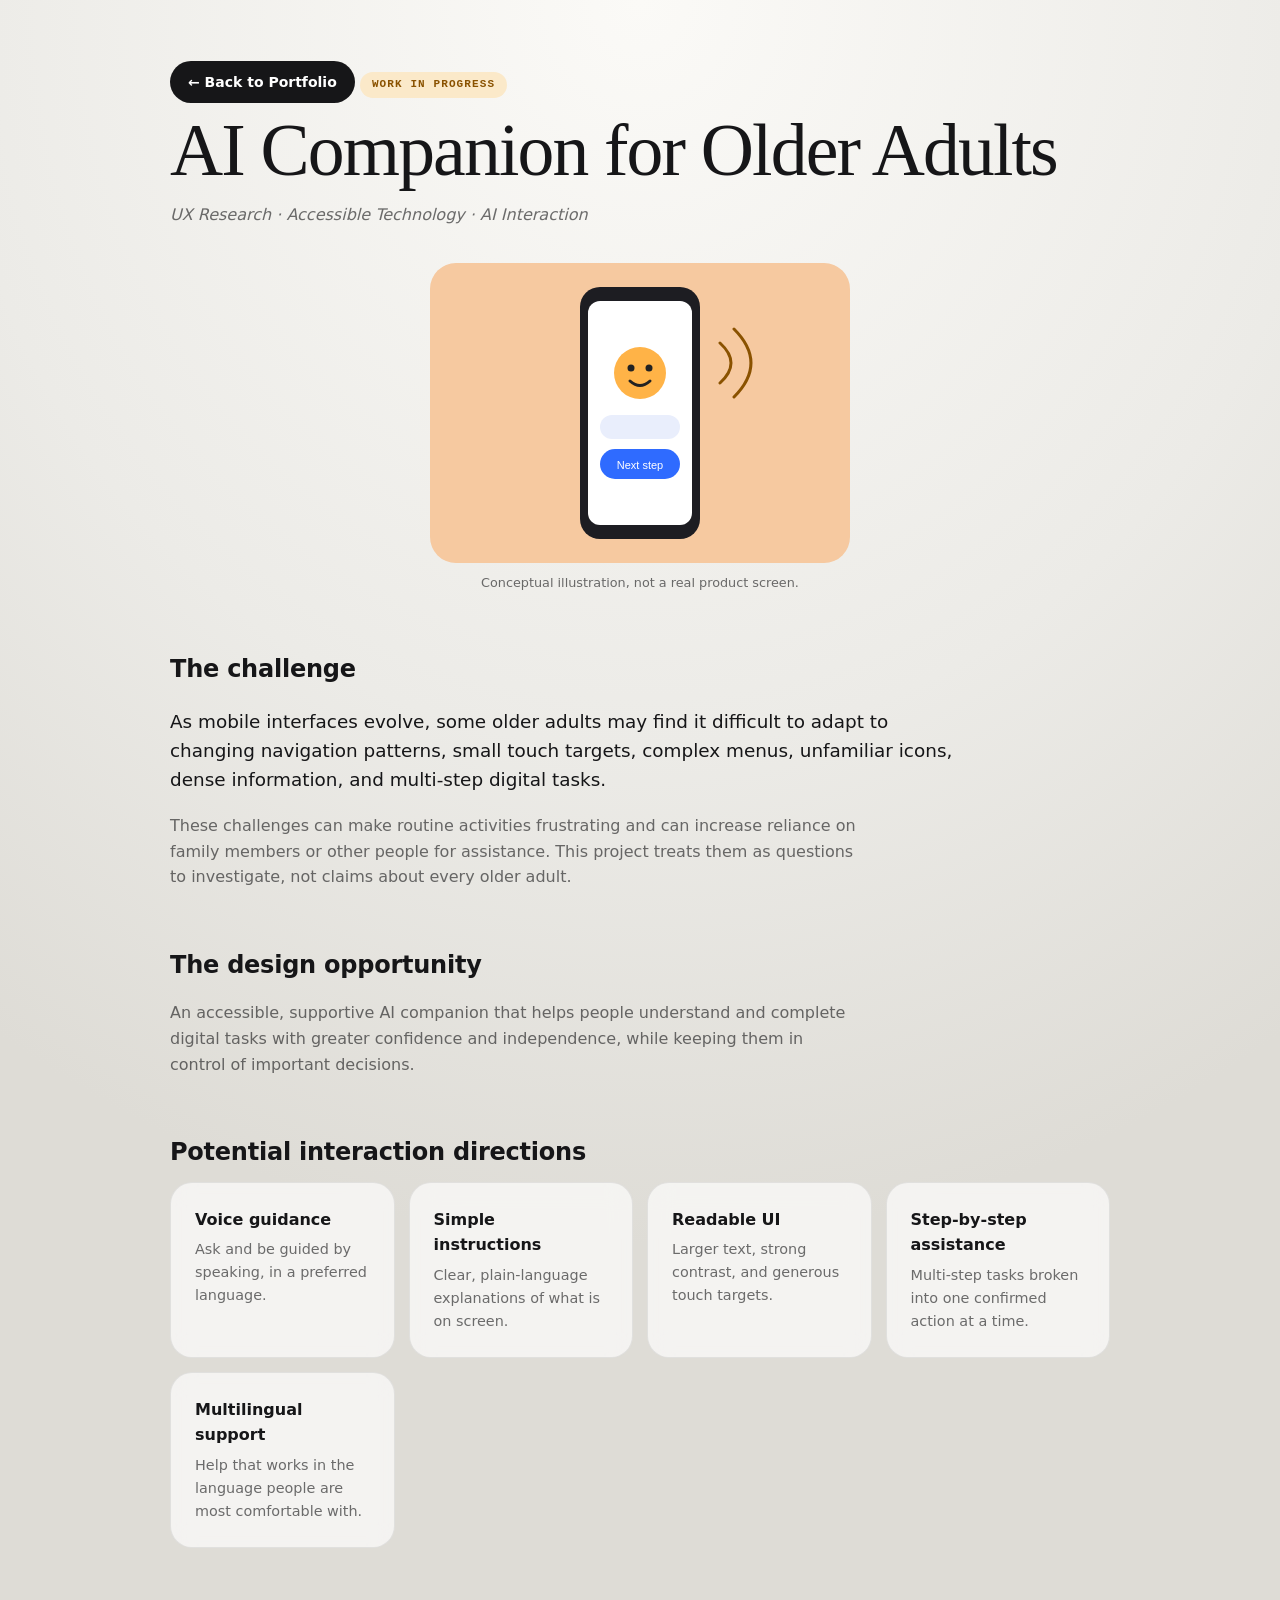
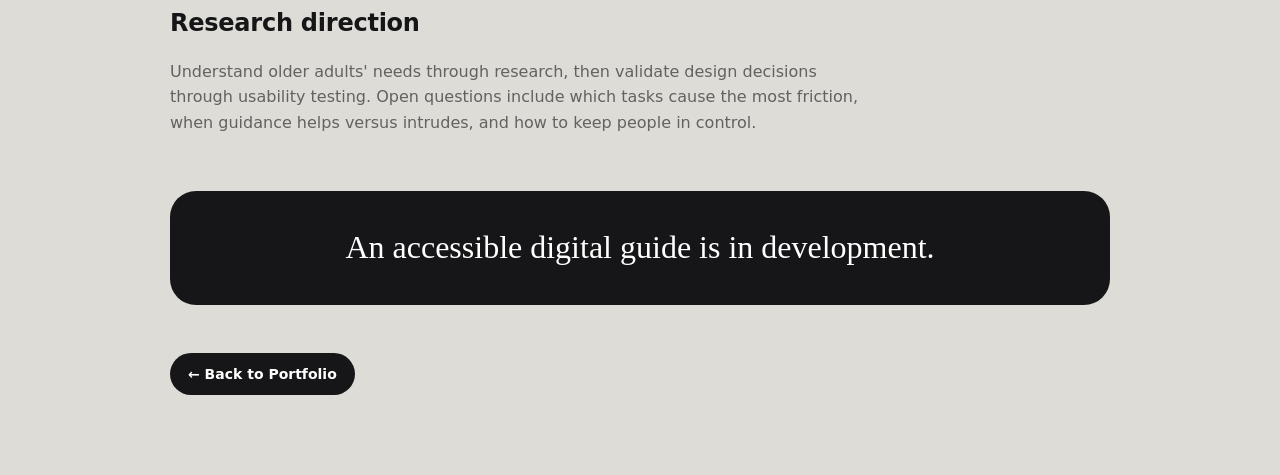
<file: project-pages/ai-companion.html>
<!doctype html><html lang="en"><head><meta charset="utf-8"><meta name="viewport" content="width=device-width,initial-scale=1"><title>AI Companion for Older Adults — Work in progress · Sunaina</title><script>try{var t=localStorage.getItem("sunaina-theme")||(matchMedia("(prefers-color-scheme: dark)").matches?"dark":"light");document.documentElement.dataset.theme=t}catch(e){}</script><link rel="stylesheet" href="../assets/wip.css"></head><body><div class="wrap">
<a class="back" href="../index.html">← Back to Portfolio</a>
<span class="tag">WORK IN PROGRESS</span>
<h1>AI Companion for Older Adults</h1><p class="cat">UX Research · Accessible Technology · AI Interaction</p>
<svg class="ill" viewBox="0 0 420 300" role="img" aria-label="Conceptual illustration: a smartphone showing a friendly digital assistant offering a step-by-step prompt" style="margin-top:36px"><rect width="420" height="300" rx="26" fill="#f6c9a0"/><rect x="150" y="24" width="120" height="252" rx="20" fill="#1d1d22"/><rect x="158" y="38" width="104" height="224" rx="12" fill="#fff"/><circle cx="210" cy="110" r="26" fill="#ffb347"/><circle cx="201" cy="105" r="3.5" fill="#222"/><circle cx="219" cy="105" r="3.5" fill="#222"/><path d="M200 118q10 9 20 0" stroke="#222" stroke-width="3" fill="none" stroke-linecap="round"/><rect x="170" y="152" width="80" height="24" rx="12" fill="#e9eefc"/><rect x="170" y="186" width="80" height="30" rx="15" fill="#2f6bff"/><text x="210" y="206" font-size="11" fill="#fff" text-anchor="middle" font-family="sans-serif">Next step</text><path d="M290 80q22 20 0 40M304 66q34 34 0 68" stroke="#8a5200" stroke-width="3" fill="none" stroke-linecap="round"/><text x="210" y="290" font-size="9" fill="#8a5200" text-anchor="middle" font-family="sans-serif" opacity="0">.</text></svg>
<p class="note" style="text-align:center;margin-inline:auto">Conceptual illustration, not a real product screen.</p>
<h2>The challenge</h2>
<p class="lead">As mobile interfaces evolve, some older adults may find it difficult to adapt to changing navigation patterns, small touch targets, complex menus, unfamiliar icons, dense information, and multi-step digital tasks.</p>
<p>These challenges can make routine activities frustrating and can increase reliance on family members or other people for assistance. This project treats them as questions to investigate, not claims about every older adult.</p>
<h2>The design opportunity</h2>
<p>An accessible, supportive AI companion that helps people understand and complete digital tasks with greater confidence and independence, while keeping them in control of important decisions.</p>
<h2>Potential interaction directions</h2>
<div class="grid">
<div class="panel"><h3>Voice guidance</h3><p>Ask and be guided by speaking, in a preferred language.</p></div>
<div class="panel"><h3>Simple instructions</h3><p>Clear, plain-language explanations of what is on screen.</p></div>
<div class="panel"><h3>Readable UI</h3><p>Larger text, strong contrast, and generous touch targets.</p></div>
<div class="panel"><h3>Step-by-step assistance</h3><p>Multi-step tasks broken into one confirmed action at a time.</p></div>
<div class="panel"><h3>Multilingual support</h3><p>Help that works in the language people are most comfortable with.</p></div></div>
<h2>Research direction</h2>
<p>Understand older adults' needs through research, then validate design decisions through usability testing. Open questions include which tasks cause the most friction, when guidance helps versus intrudes, and how to keep people in control.</p>
<div class="msg">An accessible digital guide is in development.</div>
<div style="margin-top:48px"><a class="back" href="../index.html">← Back to Portfolio</a></div>
</div></body></html>
</file>
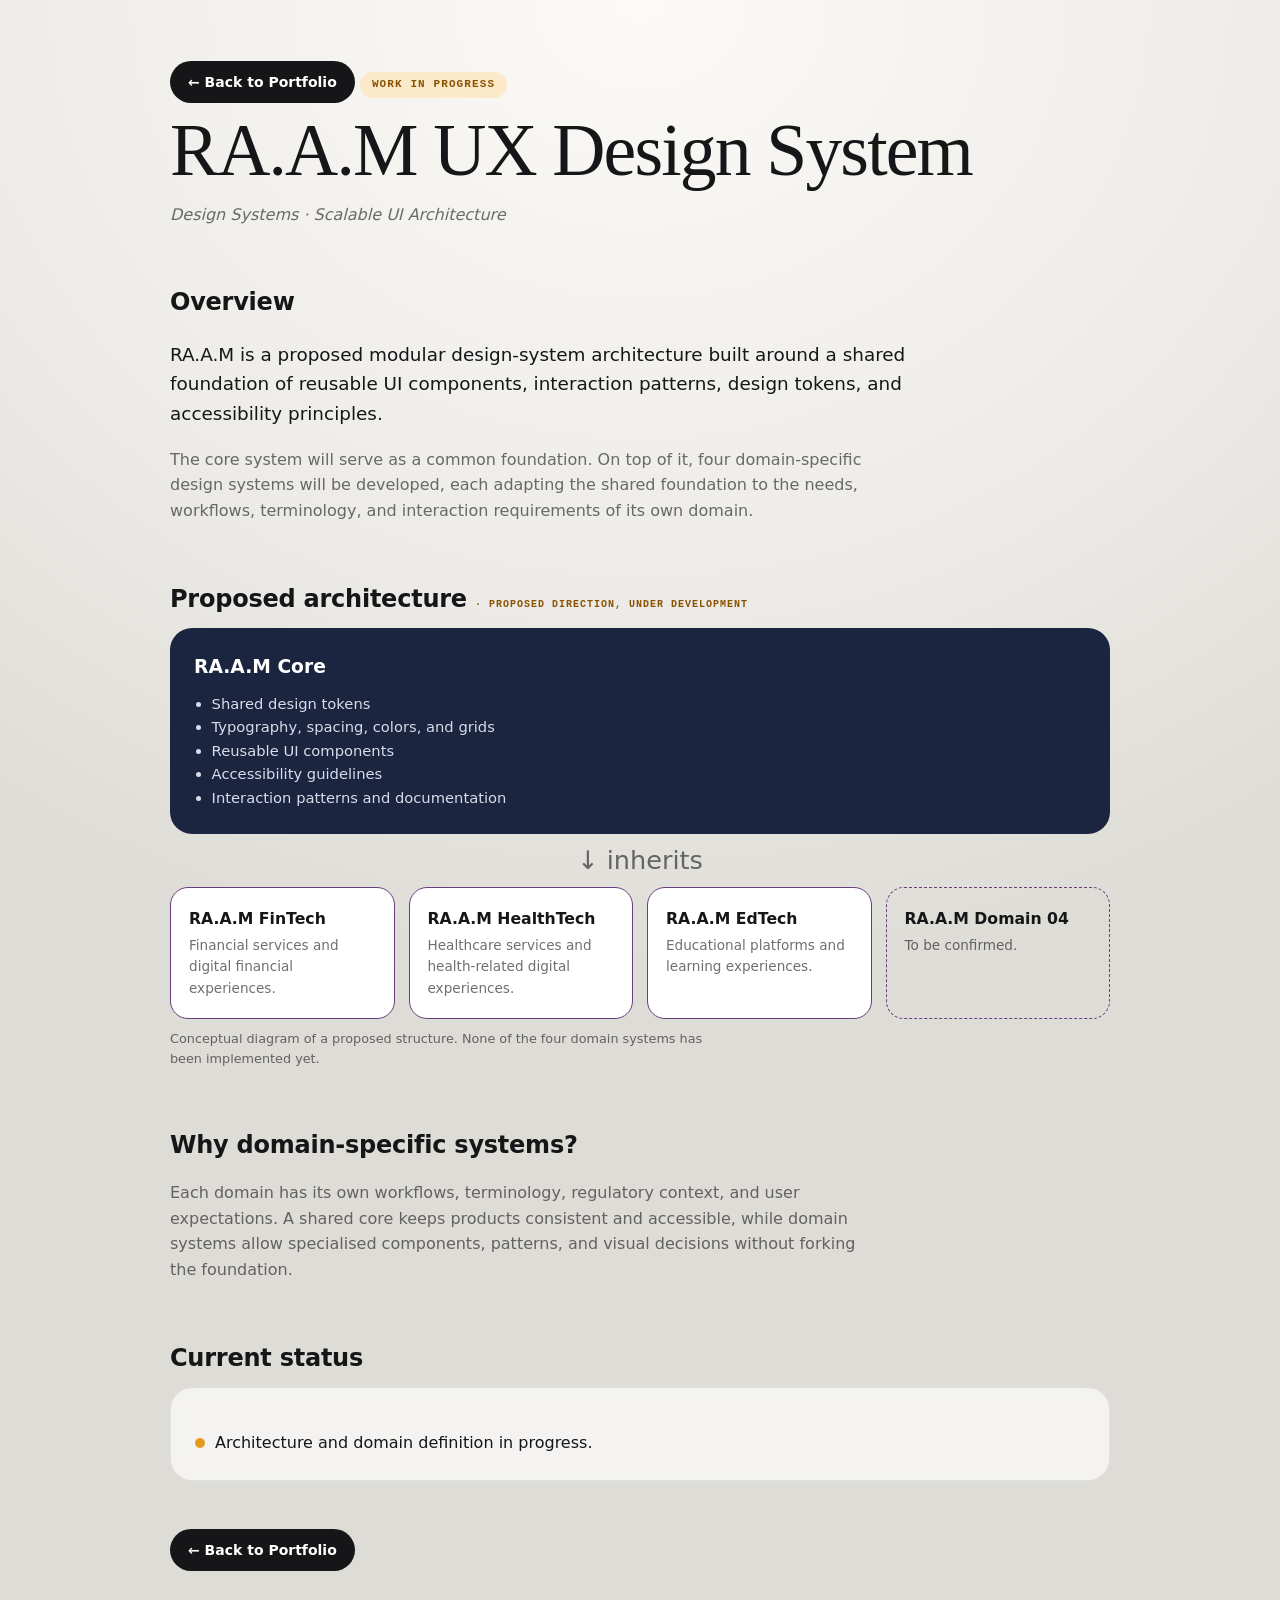
<file: project-pages/raam-design-system.html>
<!doctype html><html lang="en"><head><meta charset="utf-8"><meta name="viewport" content="width=device-width,initial-scale=1"><title>RA.A.M UX Design System — Work in progress · Sunaina</title><script>try{var t=localStorage.getItem("sunaina-theme")||(matchMedia("(prefers-color-scheme: dark)").matches?"dark":"light");document.documentElement.dataset.theme=t}catch(e){}</script><link rel="stylesheet" href="../assets/wip.css"></head><body><div class="wrap">
<a class="back" href="../index.html">← Back to Portfolio</a>
<span class="tag">WORK IN PROGRESS</span>
<h1>RA.A.M UX Design System</h1><p class="cat">Design Systems · Scalable UI Architecture</p>
<h2>Overview</h2>
<p class="lead">RA.A.M is a proposed modular design-system architecture built around a shared foundation of reusable UI components, interaction patterns, design tokens, and accessibility principles.</p>
<p>The core system will serve as a common foundation. On top of it, four domain-specific design systems will be developed, each adapting the shared foundation to the needs, workflows, terminology, and interaction requirements of its own domain.</p>
<h2>Proposed architecture <span class="badge">· PROPOSED DIRECTION, UNDER DEVELOPMENT</span></h2>
<div class="core"><h3>RA.A.M Core</h3><ul><li>Shared design tokens</li><li>Typography, spacing, colors, and grids</li><li>Reusable UI components</li><li>Accessibility guidelines</li><li>Interaction patterns and documentation</li></ul></div>
<div class="arrow" aria-hidden="true">↓ inherits</div>
<div class="grid">
<div class="dom"><h3>RA.A.M FinTech</h3><p>Financial services and digital financial experiences.</p></div>
<div class="dom"><h3>RA.A.M HealthTech</h3><p>Healthcare services and health-related digital experiences.</p></div>
<div class="dom"><h3>RA.A.M EdTech</h3><p>Educational platforms and learning experiences.</p></div>
<div class="dom tbc"><h3>RA.A.M Domain 04</h3><p>To be confirmed.</p></div></div>
<p class="note">Conceptual diagram of a proposed structure. None of the four domain systems has been implemented yet.</p>
<h2>Why domain-specific systems?</h2>
<p>Each domain has its own workflows, terminology, regulatory context, and user expectations. A shared core keeps products consistent and accessible, while domain systems allow specialised components, patterns, and visual decisions without forking the foundation.</p>
<h2>Current status</h2>
<div class="panel"><div class="status"><b></b><span>Architecture and domain definition in progress.</span></div></div>
<div style="margin-top:48px"><a class="back" href="../index.html">← Back to Portfolio</a></div>
</div></body></html>
</file>
<file: assets/wip.css>
:root{--ink:#161618;--soft:rgba(22,22,24,.62);--ease:cubic-bezier(.2,.8,.2,1)}
*{box-sizing:border-box}html,body{margin:0;overflow-x:hidden}
body{color:var(--ink);background:radial-gradient(90% 60% at 50% 0%,#fbfaf7,#ecebe7 60%,#dedcd6);font:16px/1.6 ui-sans-serif,system-ui,-apple-system,"Segoe UI",Roboto,sans-serif;-webkit-font-smoothing:antialiased}
:focus-visible{outline:3px solid #2f6bff;outline-offset:3px}
.wrap{max-width:980px;margin:0 auto;padding:24px 20px 80px}
.back{display:inline-flex;gap:8px;align-items:center;padding:10px 18px;border-radius:99px;background:#161618;color:#fff;text-decoration:none;font-weight:600;font-size:14px}
.back:hover{transform:translateX(-3px)}.back{transition:transform .3s var(--ease)}
.tag{display:inline-block;margin:48px 0 14px;padding:4px 12px;border-radius:99px;background:#fbe9c9;color:#8a5200;font:600 11px/1.6 ui-monospace,Menlo,monospace;letter-spacing:.1em}
h1{margin:0;font:400 clamp(2.4rem,7vw,4.6rem)/1.05 "Iowan Old Style","Palatino Linotype",Georgia,serif;letter-spacing:-.025em}
.cat{color:var(--soft);font-style:italic;margin:.8rem 0 0}
h2{font:600 1.15rem/1.3 inherit;margin:56px 0 10px;letter-spacing:-.01em}
p{max-width:68ch;color:var(--soft)}
.lead{font-size:1.15rem;color:var(--ink)}
.panel{background:rgba(255,255,255,.65);border:1px solid rgba(0,0,0,.08);border-radius:22px;padding:24px;backdrop-filter:blur(12px)}
.grid{display:grid;gap:14px;grid-template-columns:repeat(auto-fit,minmax(200px,1fr))}
.grid .panel h3{margin:0 0 6px;font-size:1rem}.grid .panel p{margin:0;font-size:.9rem}
.note{font-size:.8rem;color:var(--soft);margin-top:10px}
.core{background:#1b2540;color:#fff;border-radius:22px;padding:24px}.core h3{margin:0 0 10px}.core ul{margin:0;padding-left:1.1rem;color:#d8dcea;font-size:.92rem}
.arrow{text-align:center;font-size:1.6rem;margin:6px 0;color:var(--soft)}
.dom{border:1.5px solid #6a3d7c;border-radius:18px;padding:18px;background:#fff}.dom.tbc{border-style:dashed;background:transparent}
.dom h3{margin:0 0 4px;font-size:.98rem}.dom p{margin:0;font-size:.85rem}
.badge{font:600 10px/1 ui-monospace,monospace;letter-spacing:.1em;color:#8a5200}
.status{display:flex;gap:10px;align-items:center;margin-top:18px}.status b{width:10px;height:10px;border-radius:50%;background:#e59b1a;animation:p 1.8s infinite}
@keyframes p{50%{opacity:.35}}@media(prefers-reduced-motion:reduce){*{animation:none!important;transition:none!important}}
.msg{margin-top:56px;padding:36px 24px;text-align:center;border-radius:26px;background:#161618;color:#fff;font:400 clamp(1.3rem,3.5vw,2rem)/1.3 Georgia,serif}
svg.ill{width:100%;max-width:420px;height:auto;display:block;margin:0 auto}

html[data-theme=dark]{--ink:#f2f1ee;--soft:rgba(242,241,238,.66);color-scheme:dark}
html[data-theme=dark] body{background:radial-gradient(90% 60% at 50% 0%,#1b1b1f,#121214 60%,#0b0b0d)}
html[data-theme=dark] .panel,html[data-theme=dark] .dom{background:#222227;border-color:rgba(255,255,255,.18);color:#f2f1ee}
html[data-theme=dark] .dom.tbc{background:transparent}
html[data-theme=dark] .back{background:#f2f1ee;color:#121214}
html[data-theme=dark] .msg{background:#222227}
</file>
